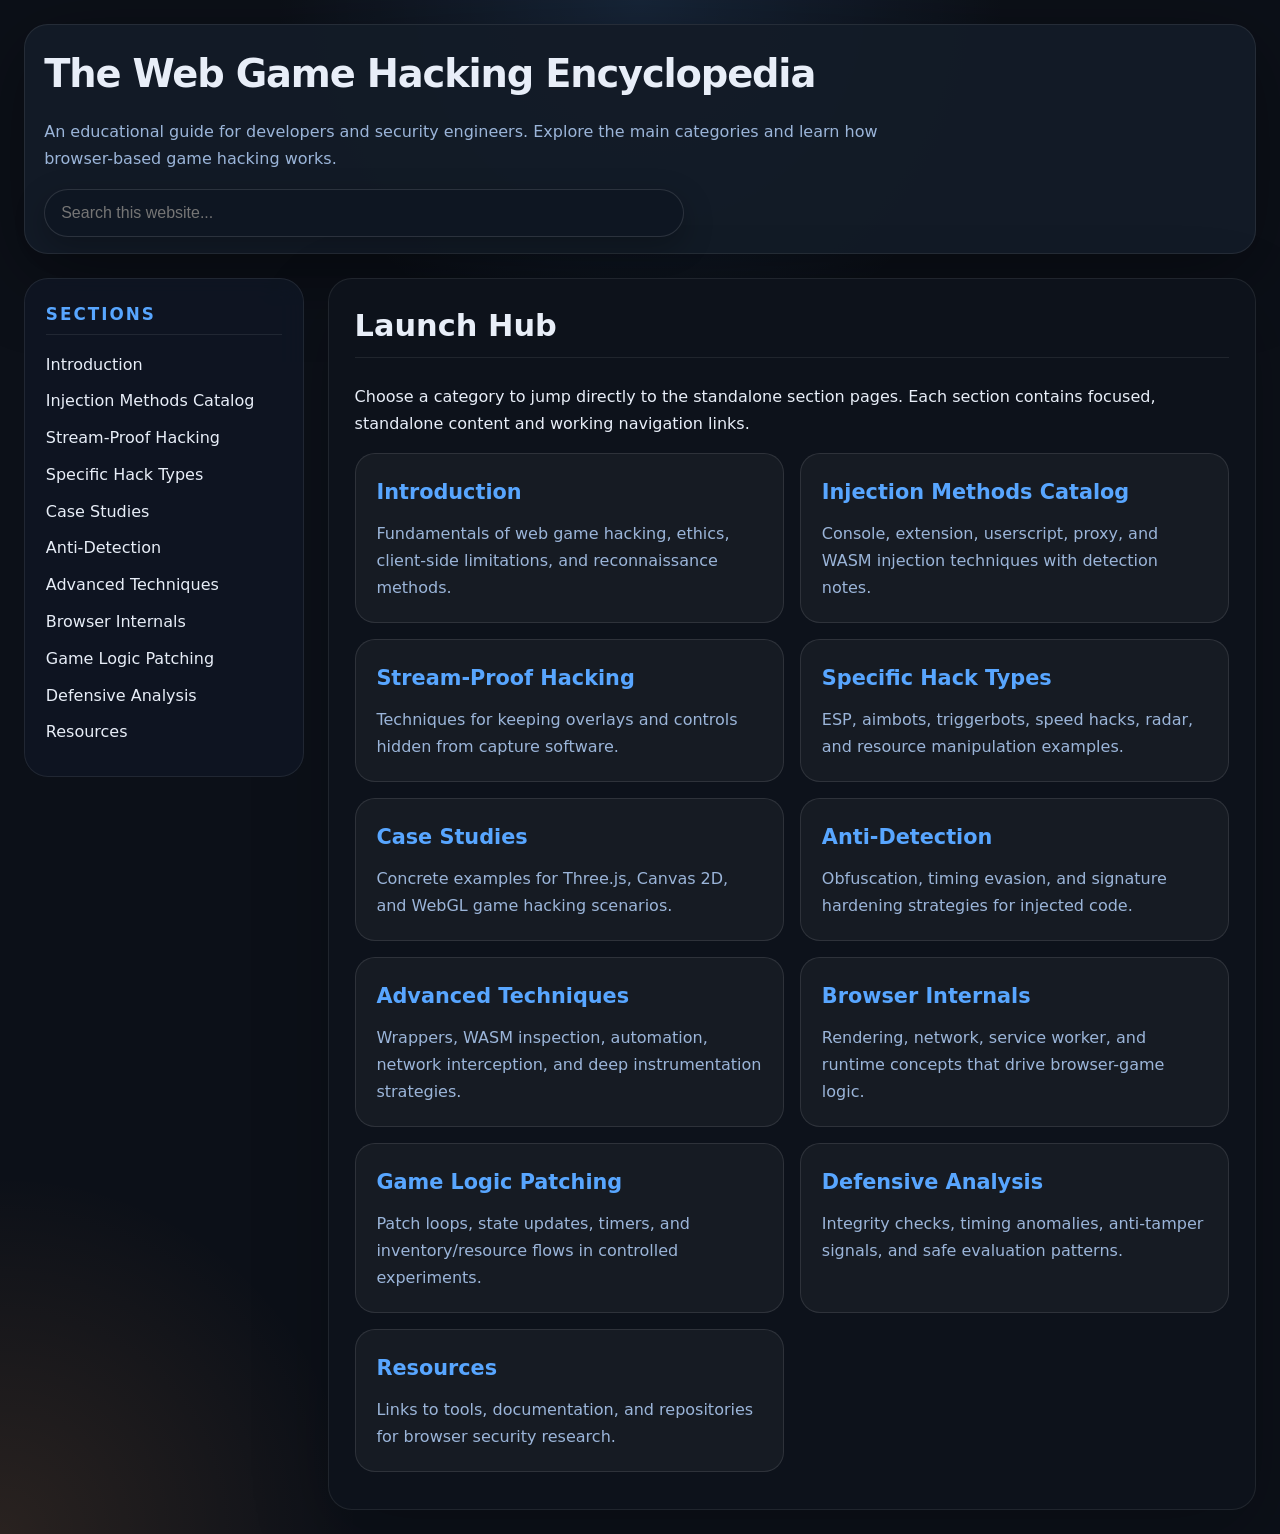
<file: index.html>
<!DOCTYPE html>
<html lang="en">
<head>
    <meta charset="UTF-8">
    <meta name="viewport" content="width=device-width, initial-scale=1.0">
    <title>The Web Game Hacking Encyclopedia</title>
    <link rel="stylesheet" href="style.css">
</head>
<body>
    <div class="page">
        <header>
            <h1>The Web Game Hacking Encyclopedia</h1>
            <p>An educational guide for developers and security engineers. Explore the main categories and learn how browser-based game hacking works.</p>
            <div class="site-search">
                <input id="site-search-input" type="search" placeholder="Search this website..." aria-label="Search this website" autocomplete="off">
                <div id="site-search-results" class="search-results" hidden></div>
            </div>
        </header>
        <nav class="sidebar" aria-label="Page navigation">
            <h2>Sections</h2>
            <ol>
                <li><a href="introduction.html">Introduction</a></li>
                <li><a href="injection.html">Injection Methods Catalog</a></li>
                <li><a href="stream-proof.html">Stream-Proof Hacking</a></li>
                <li><a href="specific-hack-types.html">Specific Hack Types</a></li>
                <li><a href="case-studies.html">Case Studies</a></li>
                <li><a href="anti-detection.html">Anti-Detection</a></li>
                <li><a href="advanced-techniques.html">Advanced Techniques</a></li>
                <li><a href="browser-internals.html">Browser Internals</a></li>
                <li><a href="game-logic-patching.html">Game Logic Patching</a></li>
                <li><a href="defensive-analysis.html">Defensive Analysis</a></li>
                <li><a href="resources.html">Resources</a></li>
            </ol>
        </nav>
        <main>
            <section>
                <h2>Launch Hub</h2>
                <p>Choose a category to jump directly to the standalone section pages. Each section contains focused, standalone content and working navigation links.</p>
                <div class="card-grid">
                    <a class="section-card" href="introduction.html">
                        <h3>Introduction</h3>
                        <p>Fundamentals of web game hacking, ethics, client-side limitations, and reconnaissance methods.</p>
                    </a>
                    <a class="section-card" href="injection.html">
                        <h3>Injection Methods Catalog</h3>
                        <p>Console, extension, userscript, proxy, and WASM injection techniques with detection notes.</p>
                    </a>
                    <a class="section-card" href="stream-proof.html">
                        <h3>Stream-Proof Hacking</h3>
                        <p>Techniques for keeping overlays and controls hidden from capture software.</p>
                    </a>
                    <a class="section-card" href="specific-hack-types.html">
                        <h3>Specific Hack Types</h3>
                        <p>ESP, aimbots, triggerbots, speed hacks, radar, and resource manipulation examples.</p>
                    </a>
                    <a class="section-card" href="case-studies.html">
                        <h3>Case Studies</h3>
                        <p>Concrete examples for Three.js, Canvas 2D, and WebGL game hacking scenarios.</p>
                    </a>
                    <a class="section-card" href="anti-detection.html">
                        <h3>Anti-Detection</h3>
                        <p>Obfuscation, timing evasion, and signature hardening strategies for injected code.</p>
                    </a>
                    <a class="section-card" href="advanced-techniques.html">
                        <h3>Advanced Techniques</h3>
                        <p>Wrappers, WASM inspection, automation, network interception, and deep instrumentation strategies.</p>
                    </a>
                    <a class="section-card" href="browser-internals.html">
                        <h3>Browser Internals</h3>
                        <p>Rendering, network, service worker, and runtime concepts that drive browser-game logic.</p>
                    </a>
                    <a class="section-card" href="game-logic-patching.html">
                        <h3>Game Logic Patching</h3>
                        <p>Patch loops, state updates, timers, and inventory/resource flows in controlled experiments.</p>
                    </a>
                    <a class="section-card" href="defensive-analysis.html">
                        <h3>Defensive Analysis</h3>
                        <p>Integrity checks, timing anomalies, anti-tamper signals, and safe evaluation patterns.</p>
                    </a>
                    <a class="section-card" href="resources.html">
                        <h3>Resources</h3>
                        <p>Links to tools, documentation, and repositories for browser security research.</p>
                    </a>
                </div>
            </section>
        </main>
    </div>
    <script src="interactive.js"></script>
</body>
</html>
</file>
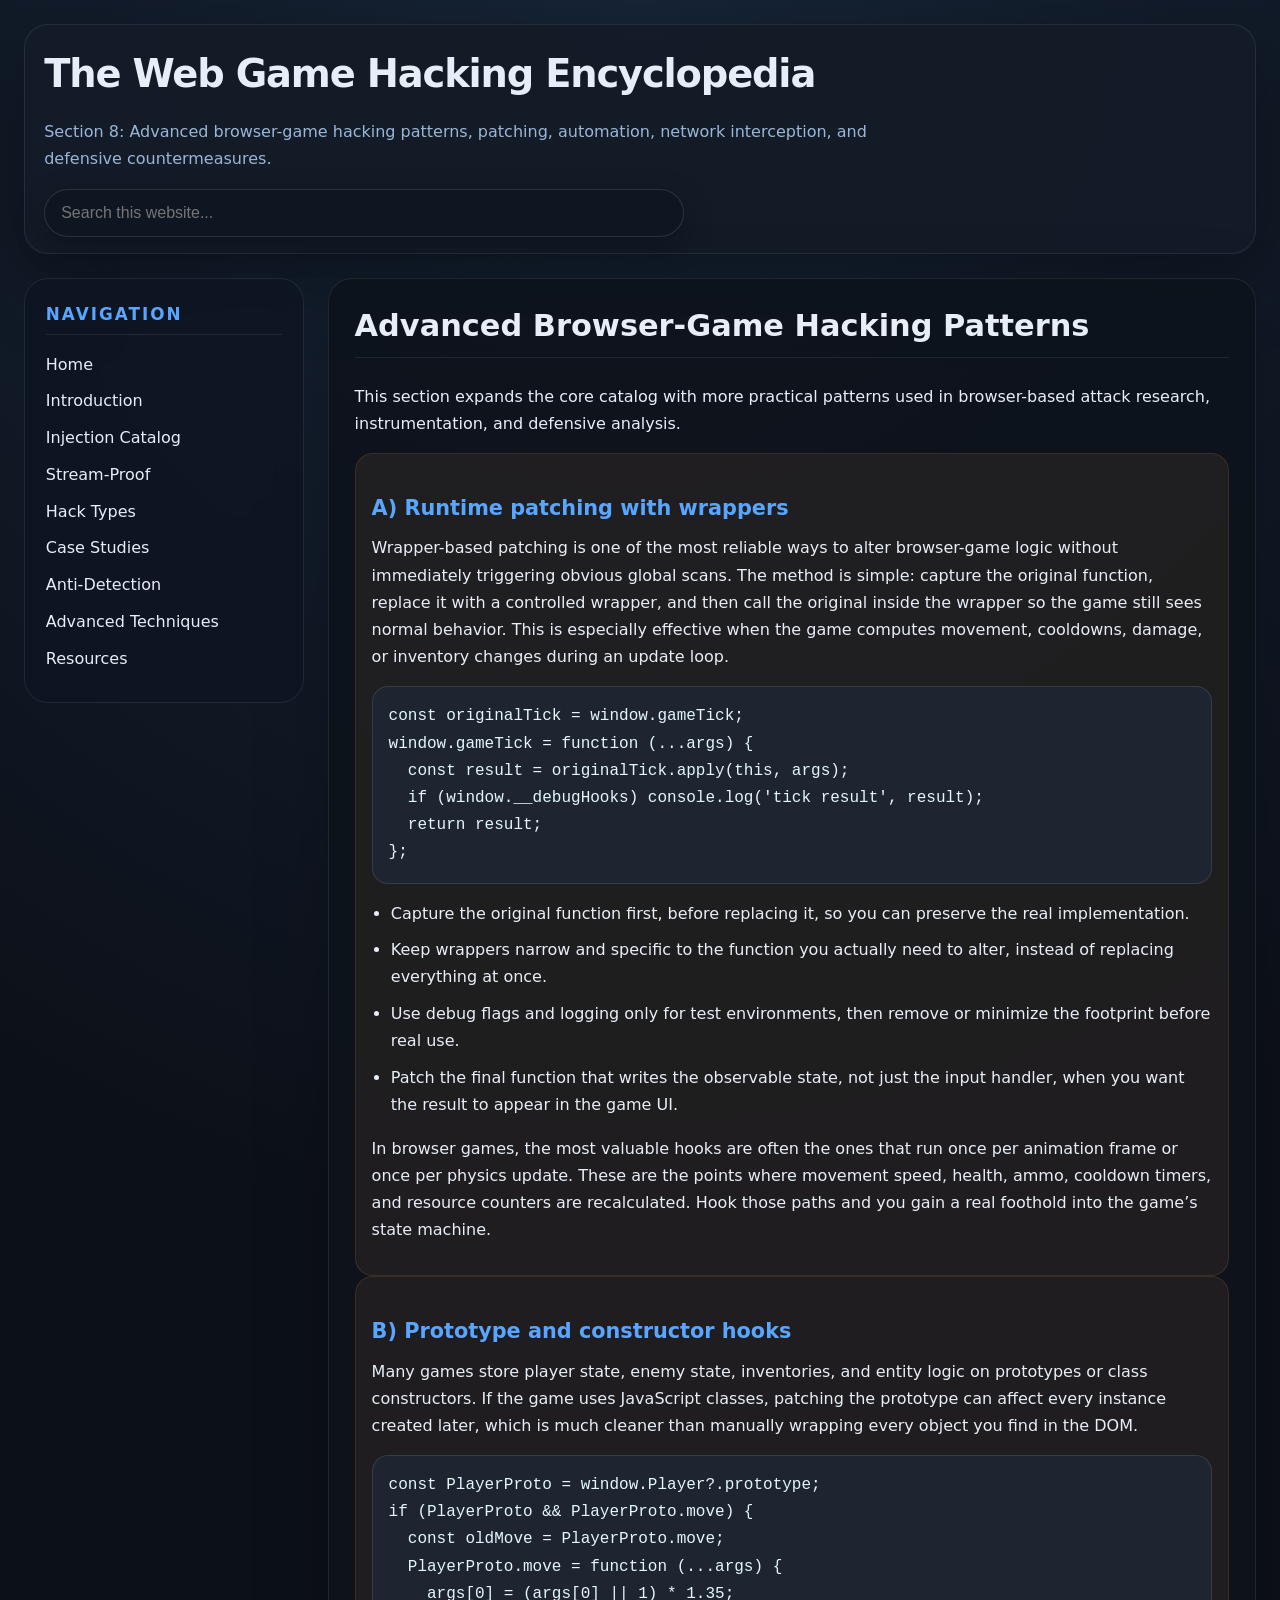
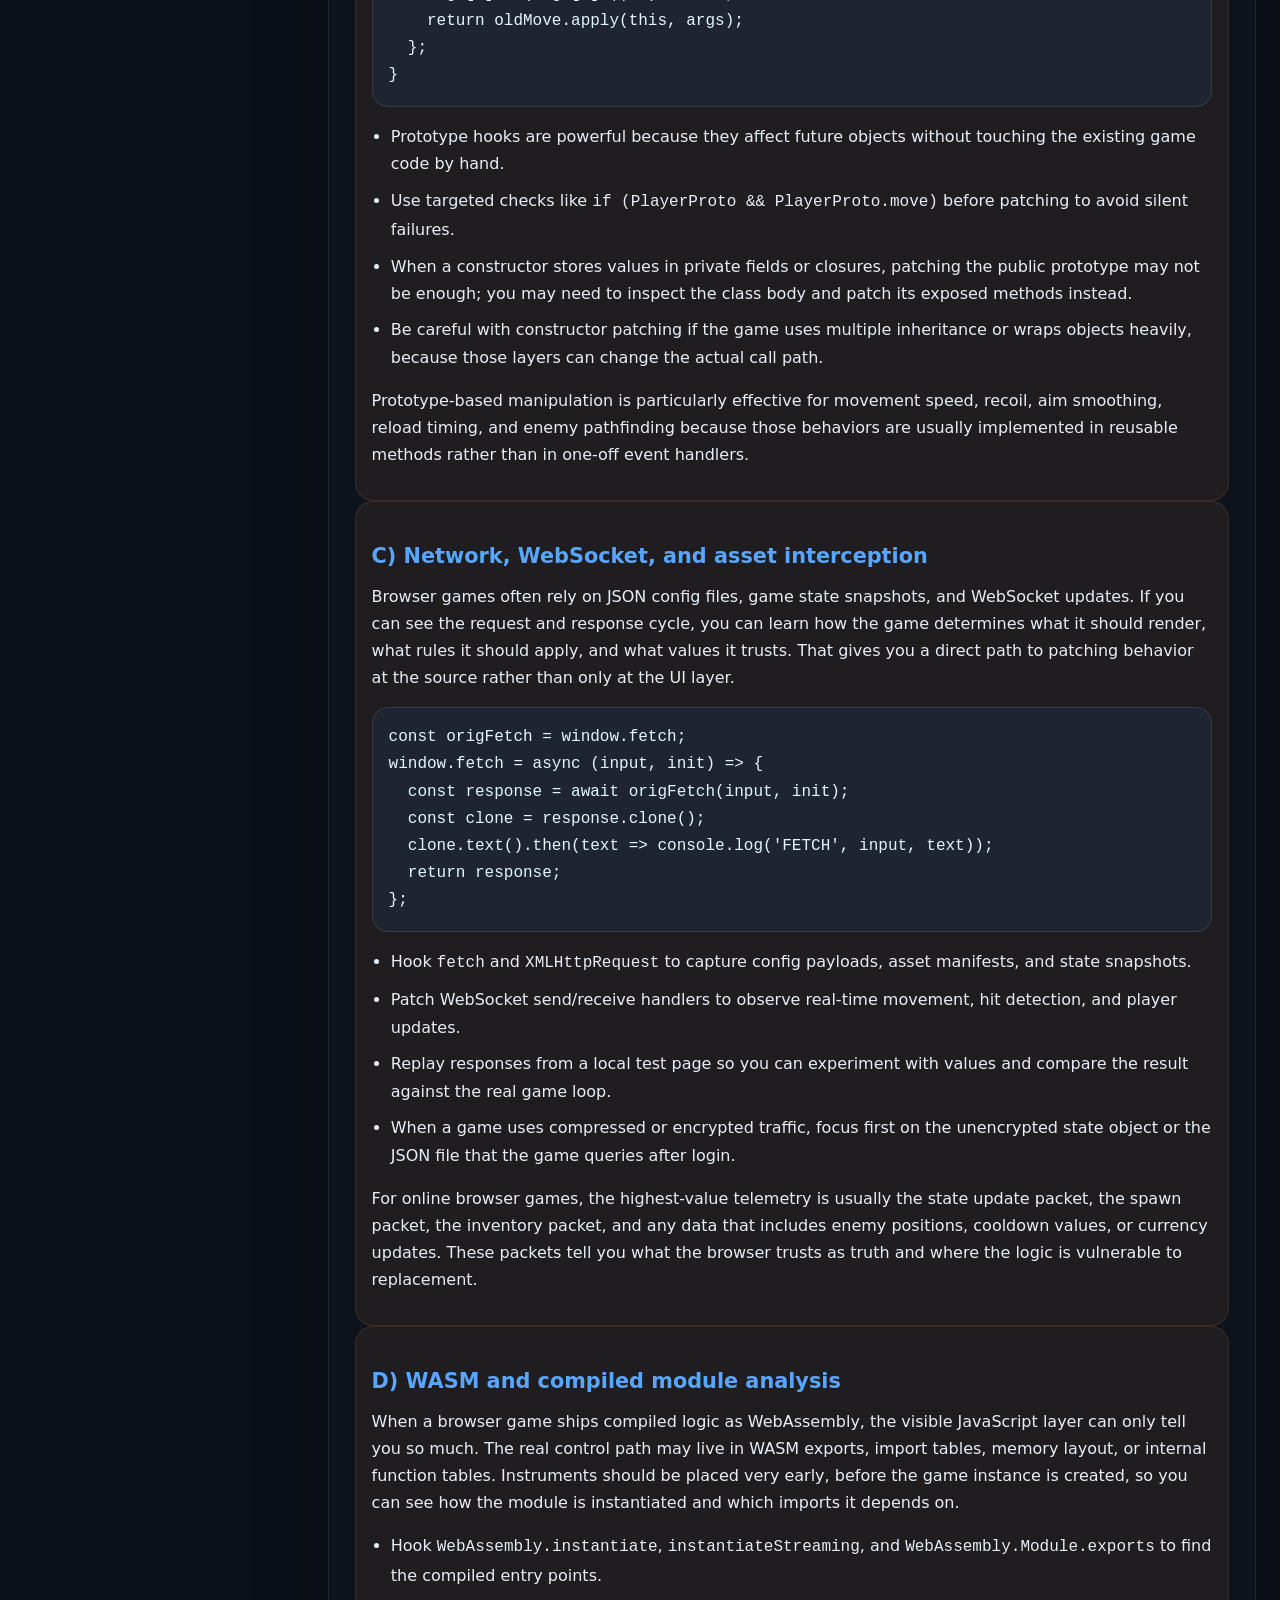
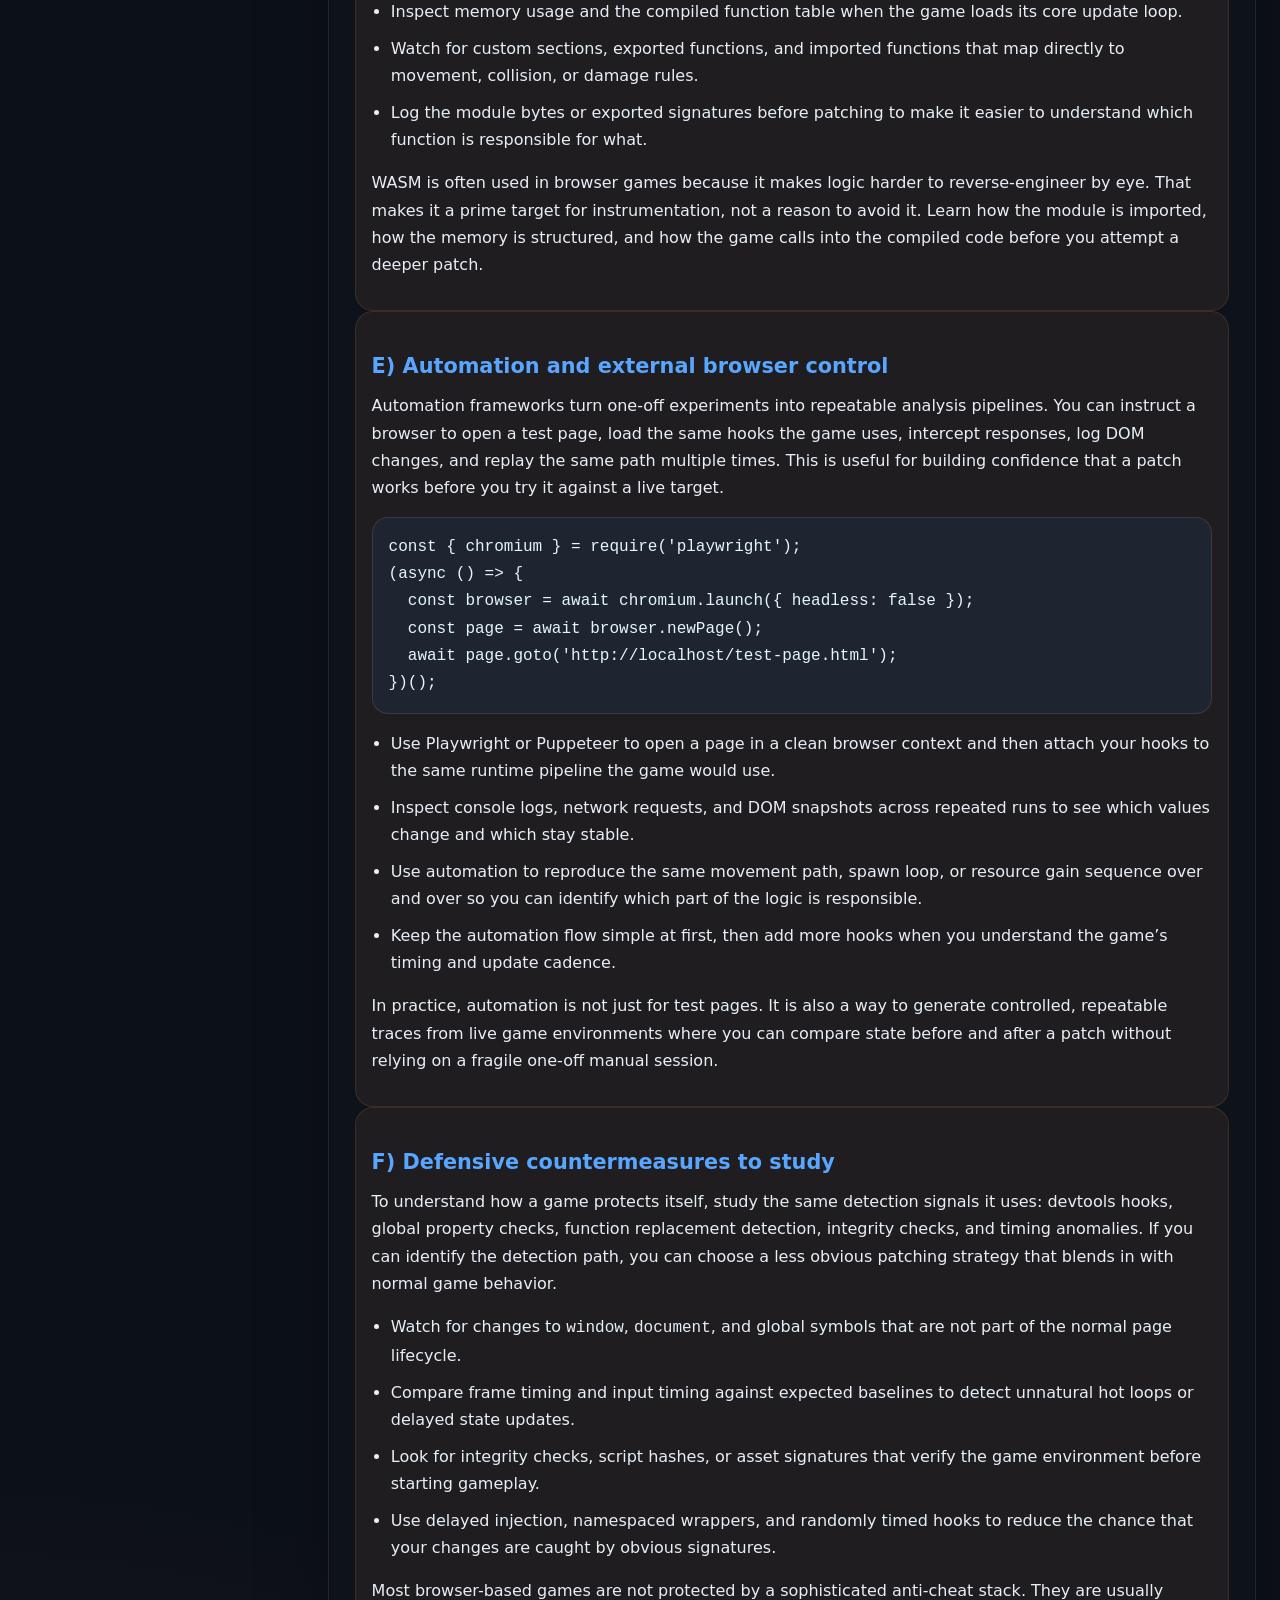
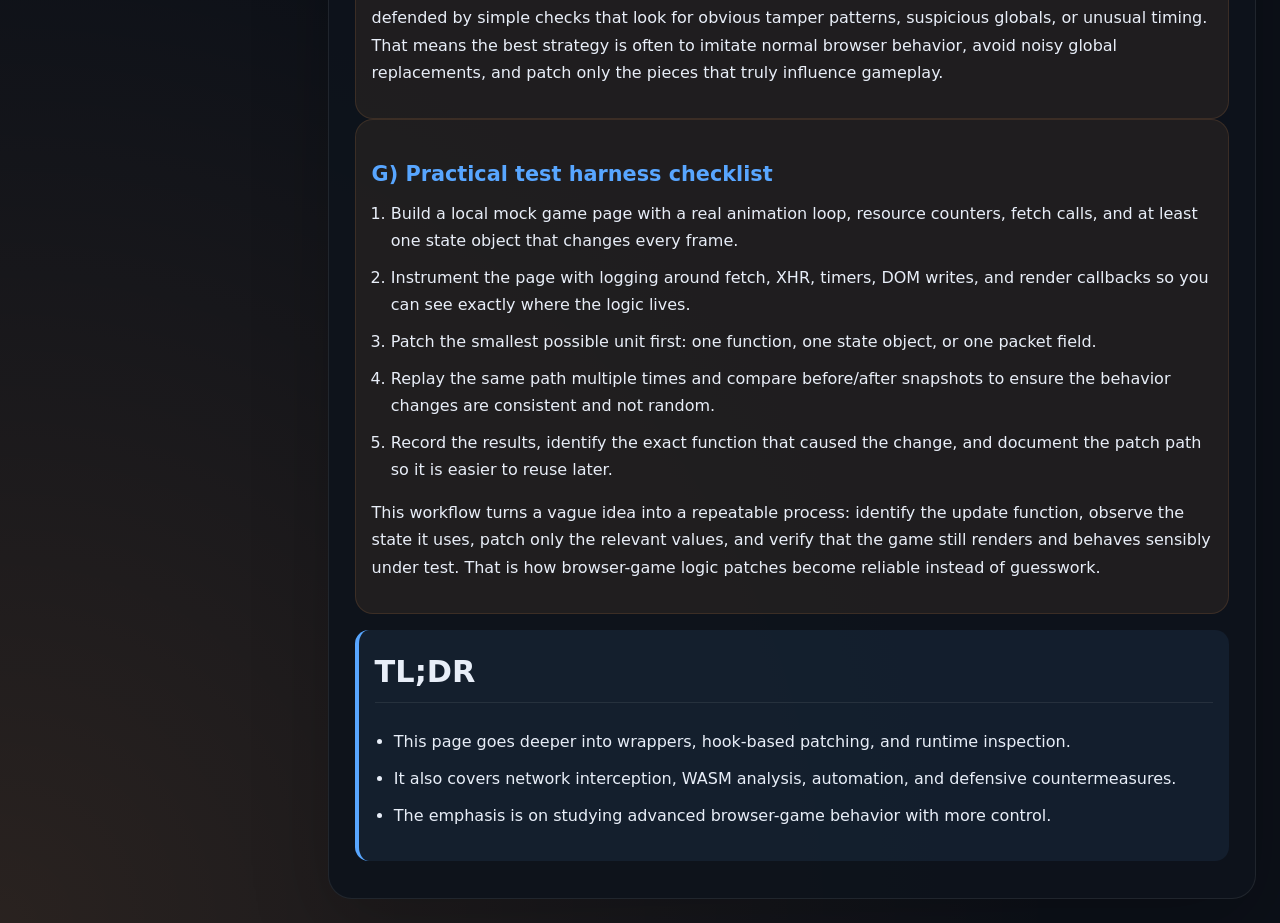
<file: advanced-techniques.html>
<!DOCTYPE html>
<html lang="en">
<head>
    <meta charset="UTF-8">
    <meta name="viewport" content="width=device-width, initial-scale=1.0">
    <title>The Web Game Hacking Encyclopedia – Advanced Techniques</title>
    <link rel="stylesheet" href="style.css">
</head>
<body>
    <div class="page">
        <header>
            <h1>The Web Game Hacking Encyclopedia</h1>
            <p>Section 8: Advanced browser-game hacking patterns, patching, automation, network interception, and defensive countermeasures.</p>
            <div class="site-search">
                <input id="site-search-input" type="search" placeholder="Search this website..." aria-label="Search this website" autocomplete="off">
                <div id="site-search-results" class="search-results" hidden></div>
            </div>
        </header>
        <nav class="sidebar" aria-label="Site navigation">
            <h2>Navigation</h2>
            <ol>
                <li><a href="index.html">Home</a></li>
                <li><a href="introduction.html">Introduction</a></li>
                <li><a href="injection.html">Injection Catalog</a></li>
                <li><a href="stream-proof.html">Stream-Proof</a></li>
                <li><a href="specific-hack-types.html">Hack Types</a></li>
                <li><a href="case-studies.html">Case Studies</a></li>
                <li><a href="anti-detection.html">Anti-Detection</a></li>
                <li><a href="advanced-techniques.html">Advanced Techniques</a></li>
                <li><a href="resources.html">Resources</a></li>
            </ol>
        </nav>
        <main>
            <section>
                <h2>Advanced Browser-Game Hacking Patterns</h2>
                <p>This section expands the core catalog with more practical patterns used in browser-based attack research, instrumentation, and defensive analysis.</p>

                <div class="section-highlight">
                    <h3>A) Runtime patching with wrappers</h3>
                    <p>Wrapper-based patching is one of the most reliable ways to alter browser-game logic without immediately triggering obvious global scans. The method is simple: capture the original function, replace it with a controlled wrapper, and then call the original inside the wrapper so the game still sees normal behavior. This is especially effective when the game computes movement, cooldowns, damage, or inventory changes during an update loop.</p>
                    <pre><code class="language-js">const originalTick = window.gameTick;
window.gameTick = function (...args) {
  const result = originalTick.apply(this, args);
  if (window.__debugHooks) console.log('tick result', result);
  return result;
};</code></pre>
                    <ul>
                        <li>Capture the original function first, before replacing it, so you can preserve the real implementation.</li>
                        <li>Keep wrappers narrow and specific to the function you actually need to alter, instead of replacing everything at once.</li>
                        <li>Use debug flags and logging only for test environments, then remove or minimize the footprint before real use.</li>
                        <li>Patch the final function that writes the observable state, not just the input handler, when you want the result to appear in the game UI.</li>
                    </ul>
                    <p>In browser games, the most valuable hooks are often the ones that run once per animation frame or once per physics update. These are the points where movement speed, health, ammo, cooldown timers, and resource counters are recalculated. Hook those paths and you gain a real foothold into the game’s state machine.</p>
                </div>

                <div class="section-highlight">
                    <h3>B) Prototype and constructor hooks</h3>
                    <p>Many games store player state, enemy state, inventories, and entity logic on prototypes or class constructors. If the game uses JavaScript classes, patching the prototype can affect every instance created later, which is much cleaner than manually wrapping every object you find in the DOM.</p>
                    <pre><code class="language-js">const PlayerProto = window.Player?.prototype;
if (PlayerProto && PlayerProto.move) {
  const oldMove = PlayerProto.move;
  PlayerProto.move = function (...args) {
    args[0] = (args[0] || 1) * 1.35;
    return oldMove.apply(this, args);
  };
}</code></pre>
                    <ul>
                        <li>Prototype hooks are powerful because they affect future objects without touching the existing game code by hand.</li>
                        <li>Use targeted checks like <code>if (PlayerProto && PlayerProto.move)</code> before patching to avoid silent failures.</li>
                        <li>When a constructor stores values in private fields or closures, patching the public prototype may not be enough; you may need to inspect the class body and patch its exposed methods instead.</li>
                        <li>Be careful with constructor patching if the game uses multiple inheritance or wraps objects heavily, because those layers can change the actual call path.</li>
                    </ul>
                    <p>Prototype-based manipulation is particularly effective for movement speed, recoil, aim smoothing, reload timing, and enemy pathfinding because those behaviors are usually implemented in reusable methods rather than in one-off event handlers.</p>
                </div>

                <div class="section-highlight">
                    <h3>C) Network, WebSocket, and asset interception</h3>
                    <p>Browser games often rely on JSON config files, game state snapshots, and WebSocket updates. If you can see the request and response cycle, you can learn how the game determines what it should render, what rules it should apply, and what values it trusts. That gives you a direct path to patching behavior at the source rather than only at the UI layer.</p>
                    <pre><code class="language-js">const origFetch = window.fetch;
window.fetch = async (input, init) => {
  const response = await origFetch(input, init);
  const clone = response.clone();
  clone.text().then(text => console.log('FETCH', input, text));
  return response;
};</code></pre>
                    <ul>
                        <li>Hook <code>fetch</code> and <code>XMLHttpRequest</code> to capture config payloads, asset manifests, and state snapshots.</li>
                        <li>Patch WebSocket send/receive handlers to observe real-time movement, hit detection, and player updates.</li>
                        <li>Replay responses from a local test page so you can experiment with values and compare the result against the real game loop.</li>
                        <li>When a game uses compressed or encrypted traffic, focus first on the unencrypted state object or the JSON file that the game queries after login.</li>
                    </ul>
                    <p>For online browser games, the highest-value telemetry is usually the state update packet, the spawn packet, the inventory packet, and any data that includes enemy positions, cooldown values, or currency updates. These packets tell you what the browser trusts as truth and where the logic is vulnerable to replacement.</p>
                </div>

                <div class="section-highlight">
                    <h3>D) WASM and compiled module analysis</h3>
                    <p>When a browser game ships compiled logic as WebAssembly, the visible JavaScript layer can only tell you so much. The real control path may live in WASM exports, import tables, memory layout, or internal function tables. Instruments should be placed very early, before the game instance is created, so you can see how the module is instantiated and which imports it depends on.</p>
                    <ul>
                        <li>Hook <code>WebAssembly.instantiate</code>, <code>instantiateStreaming</code>, and <code>WebAssembly.Module.exports</code> to find the compiled entry points.</li>
                        <li>Inspect memory usage and the compiled function table when the game loads its core update loop.</li>
                        <li>Watch for custom sections, exported functions, and imported functions that map directly to movement, collision, or damage rules.</li>
                        <li>Log the module bytes or exported signatures before patching to make it easier to understand which function is responsible for what.</li>
                    </ul>
                    <p>WASM is often used in browser games because it makes logic harder to reverse-engineer by eye. That makes it a prime target for instrumentation, not a reason to avoid it. Learn how the module is imported, how the memory is structured, and how the game calls into the compiled code before you attempt a deeper patch.</p>
                </div>

                <div class="section-highlight">
                    <h3>E) Automation and external browser control</h3>
                    <p>Automation frameworks turn one-off experiments into repeatable analysis pipelines. You can instruct a browser to open a test page, load the same hooks the game uses, intercept responses, log DOM changes, and replay the same path multiple times. This is useful for building confidence that a patch works before you try it against a live target.</p>
                    <pre><code class="language-js">const { chromium } = require('playwright');
(async () => {
  const browser = await chromium.launch({ headless: false });
  const page = await browser.newPage();
  await page.goto('http://localhost/test-page.html');
})();</code></pre>
                    <ul>
                        <li>Use Playwright or Puppeteer to open a page in a clean browser context and then attach your hooks to the same runtime pipeline the game would use.</li>
                        <li>Inspect console logs, network requests, and DOM snapshots across repeated runs to see which values change and which stay stable.</li>
                        <li>Use automation to reproduce the same movement path, spawn loop, or resource gain sequence over and over so you can identify which part of the logic is responsible.</li>
                        <li>Keep the automation flow simple at first, then add more hooks when you understand the game’s timing and update cadence.</li>
                    </ul>
                    <p>In practice, automation is not just for test pages. It is also a way to generate controlled, repeatable traces from live game environments where you can compare state before and after a patch without relying on a fragile one-off manual session.</p>
                </div>

                <div class="section-highlight">
                    <h3>F) Defensive countermeasures to study</h3>
                    <p>To understand how a game protects itself, study the same detection signals it uses: devtools hooks, global property checks, function replacement detection, integrity checks, and timing anomalies. If you can identify the detection path, you can choose a less obvious patching strategy that blends in with normal game behavior.</p>
                    <ul>
                        <li>Watch for changes to <code>window</code>, <code>document</code>, and global symbols that are not part of the normal page lifecycle.</li>
                        <li>Compare frame timing and input timing against expected baselines to detect unnatural hot loops or delayed state updates.</li>
                        <li>Look for integrity checks, script hashes, or asset signatures that verify the game environment before starting gameplay.</li>
                        <li>Use delayed injection, namespaced wrappers, and randomly timed hooks to reduce the chance that your changes are caught by obvious signatures.</li>
                    </ul>
                    <p>Most browser-based games are not protected by a sophisticated anti-cheat stack. They are usually defended by simple checks that look for obvious tamper patterns, suspicious globals, or unusual timing. That means the best strategy is often to imitate normal browser behavior, avoid noisy global replacements, and patch only the pieces that truly influence gameplay.</p>
                </div>

                <div class="section-highlight">
                    <h3>G) Practical test harness checklist</h3>
                    <ol>
                        <li>Build a local mock game page with a real animation loop, resource counters, fetch calls, and at least one state object that changes every frame.</li>
                        <li>Instrument the page with logging around fetch, XHR, timers, DOM writes, and render callbacks so you can see exactly where the logic lives.</li>
                        <li>Patch the smallest possible unit first: one function, one state object, or one packet field.</li>
                        <li>Replay the same path multiple times and compare before/after snapshots to ensure the behavior changes are consistent and not random.</li>
                        <li>Record the results, identify the exact function that caused the change, and document the patch path so it is easier to reuse later.</li>
                    </ol>
                    <p>This workflow turns a vague idea into a repeatable process: identify the update function, observe the state it uses, patch only the relevant values, and verify that the game still renders and behaves sensibly under test. That is how browser-game logic patches become reliable instead of guesswork.</p>
                </div>
            </section>
                <section class="notice" aria-label="TL;DR summary">
            <h2>TL;DR</h2>
            <ul>
            <li>This page goes deeper into wrappers, hook-based patching, and runtime inspection.</li>
            <li>It also covers network interception, WASM analysis, automation, and defensive countermeasures.</li>
            <li>The emphasis is on studying advanced browser-game behavior with more control.</li>
            </ul>
        </section>
        </main>
    </div>
    <script src="interactive.js"></script>
</body>
</html>
</file>
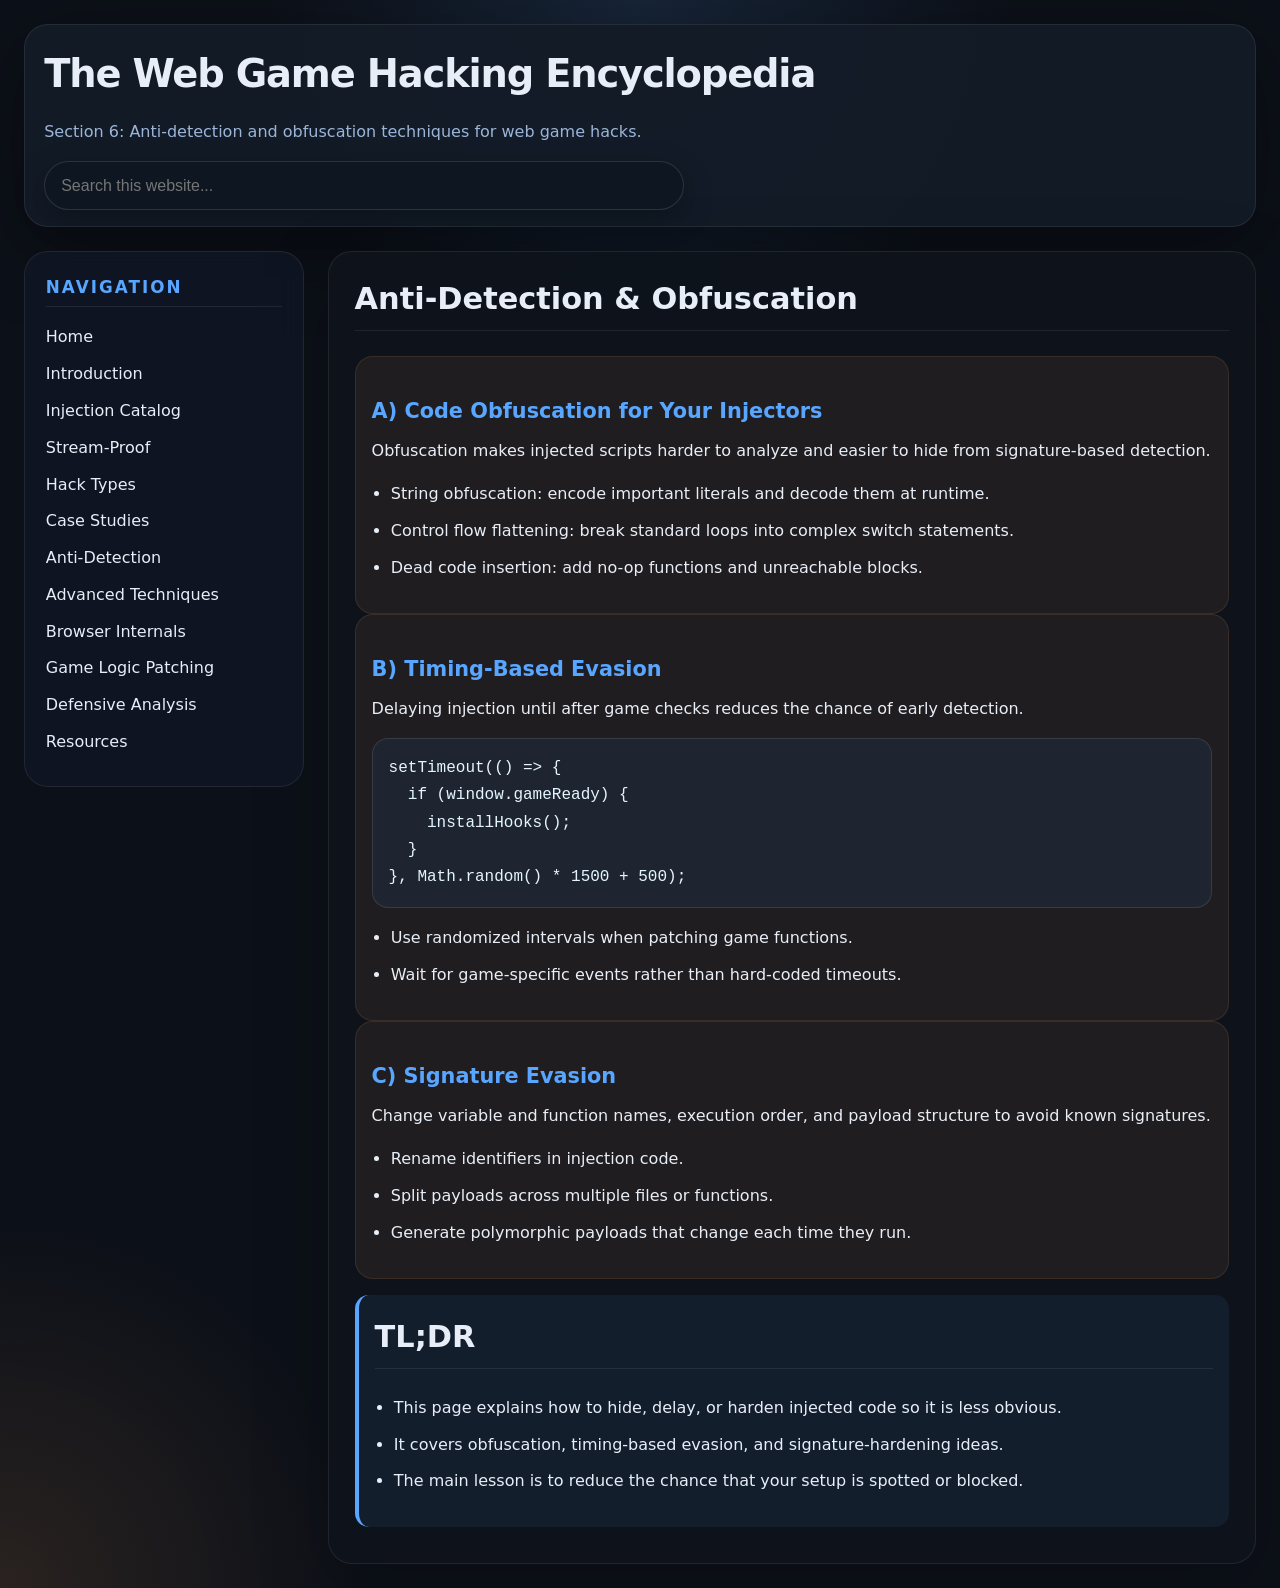
<file: anti-detection.html>
<!DOCTYPE html>
<html lang="en">
<head>
    <meta charset="UTF-8">
    <meta name="viewport" content="width=device-width, initial-scale=1.0">
    <title>The Web Game Hacking Encyclopedia – Anti-Detection</title>
    <link rel="stylesheet" href="style.css">
</head>
<body>
    <div class="page">
        <header>
            <h1>The Web Game Hacking Encyclopedia</h1>
            <p>Section 6: Anti-detection and obfuscation techniques for web game hacks.</p>
            <div class="site-search">
                <input id="site-search-input" type="search" placeholder="Search this website..." aria-label="Search this website" autocomplete="off">
                <div id="site-search-results" class="search-results" hidden></div>
            </div>
        </header>
        <nav class="sidebar" aria-label="Site navigation">
            <h2>Navigation</h2>
            <ol>
                <li><a href="index.html">Home</a></li>
                <li><a href="introduction.html">Introduction</a></li>
                <li><a href="injection.html">Injection Catalog</a></li>
                <li><a href="stream-proof.html">Stream-Proof</a></li>
                <li><a href="specific-hack-types.html">Hack Types</a></li>
                <li><a href="case-studies.html">Case Studies</a></li>
                <li><a href="anti-detection.html">Anti-Detection</a></li>
                <li><a href="advanced-techniques.html">Advanced Techniques</a></li>
                <li><a href="browser-internals.html">Browser Internals</a></li>
                <li><a href="game-logic-patching.html">Game Logic Patching</a></li>
                <li><a href="defensive-analysis.html">Defensive Analysis</a></li>
                <li><a href="resources.html">Resources</a></li>
            </ol>
        </nav>
        <main>
            <section>
                <h2>Anti-Detection & Obfuscation</h2>
                <div class="section-highlight">
                    <h3>A) Code Obfuscation for Your Injectors</h3>
                    <p>Obfuscation makes injected scripts harder to analyze and easier to hide from signature-based detection.</p>
                    <ul>
                        <li>String obfuscation: encode important literals and decode them at runtime.</li>
                        <li>Control flow flattening: break standard loops into complex switch statements.</li>
                        <li>Dead code insertion: add no-op functions and unreachable blocks.</li>
                    </ul>
                </div>
                <div class="section-highlight">
                    <h3>B) Timing-Based Evasion</h3>
                    <p>Delaying injection until after game checks reduces the chance of early detection.</p>
                    <pre><code class="language-js">setTimeout(() =&gt; {
  if (window.gameReady) {
    installHooks();
  }
}, Math.random() * 1500 + 500);
</code></pre>
                    <ul>
                        <li>Use randomized intervals when patching game functions.</li>
                        <li>Wait for game-specific events rather than hard-coded timeouts.</li>
                    </ul>
                </div>
                <div class="section-highlight">
                    <h3>C) Signature Evasion</h3>
                    <p>Change variable and function names, execution order, and payload structure to avoid known signatures.</p>
                    <ul>
                        <li>Rename identifiers in injection code.</li>
                        <li>Split payloads across multiple files or functions.</li>
                        <li>Generate polymorphic payloads that change each time they run.</li>
                    </ul>
                </div>
            </section>
                <section class="notice" aria-label="TL;DR summary">
            <h2>TL;DR</h2>
            <ul>
            <li>This page explains how to hide, delay, or harden injected code so it is less obvious.</li>
            <li>It covers obfuscation, timing-based evasion, and signature-hardening ideas.</li>
            <li>The main lesson is to reduce the chance that your setup is spotted or blocked.</li>
            </ul>
        </section>
        </main>
    </div>
    <script src="interactive.js"></script>
</body>
</html>
</file>
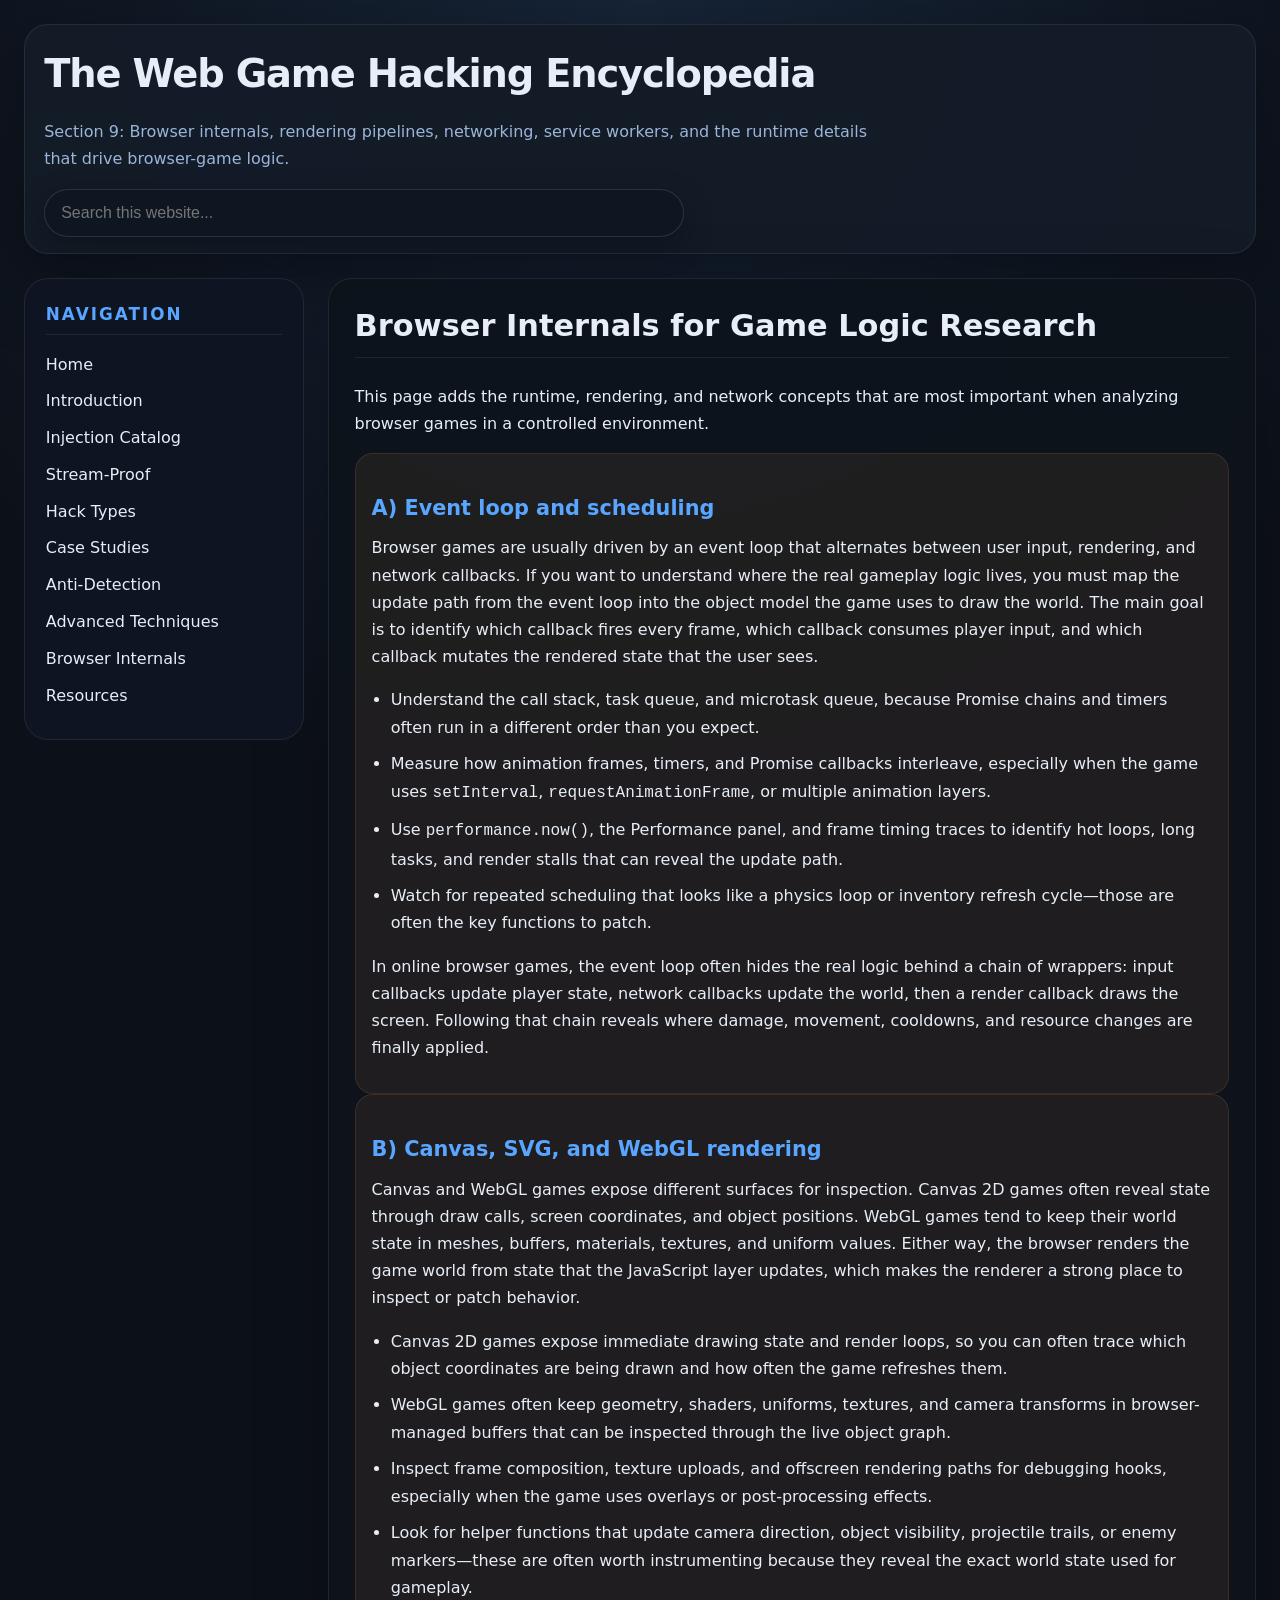
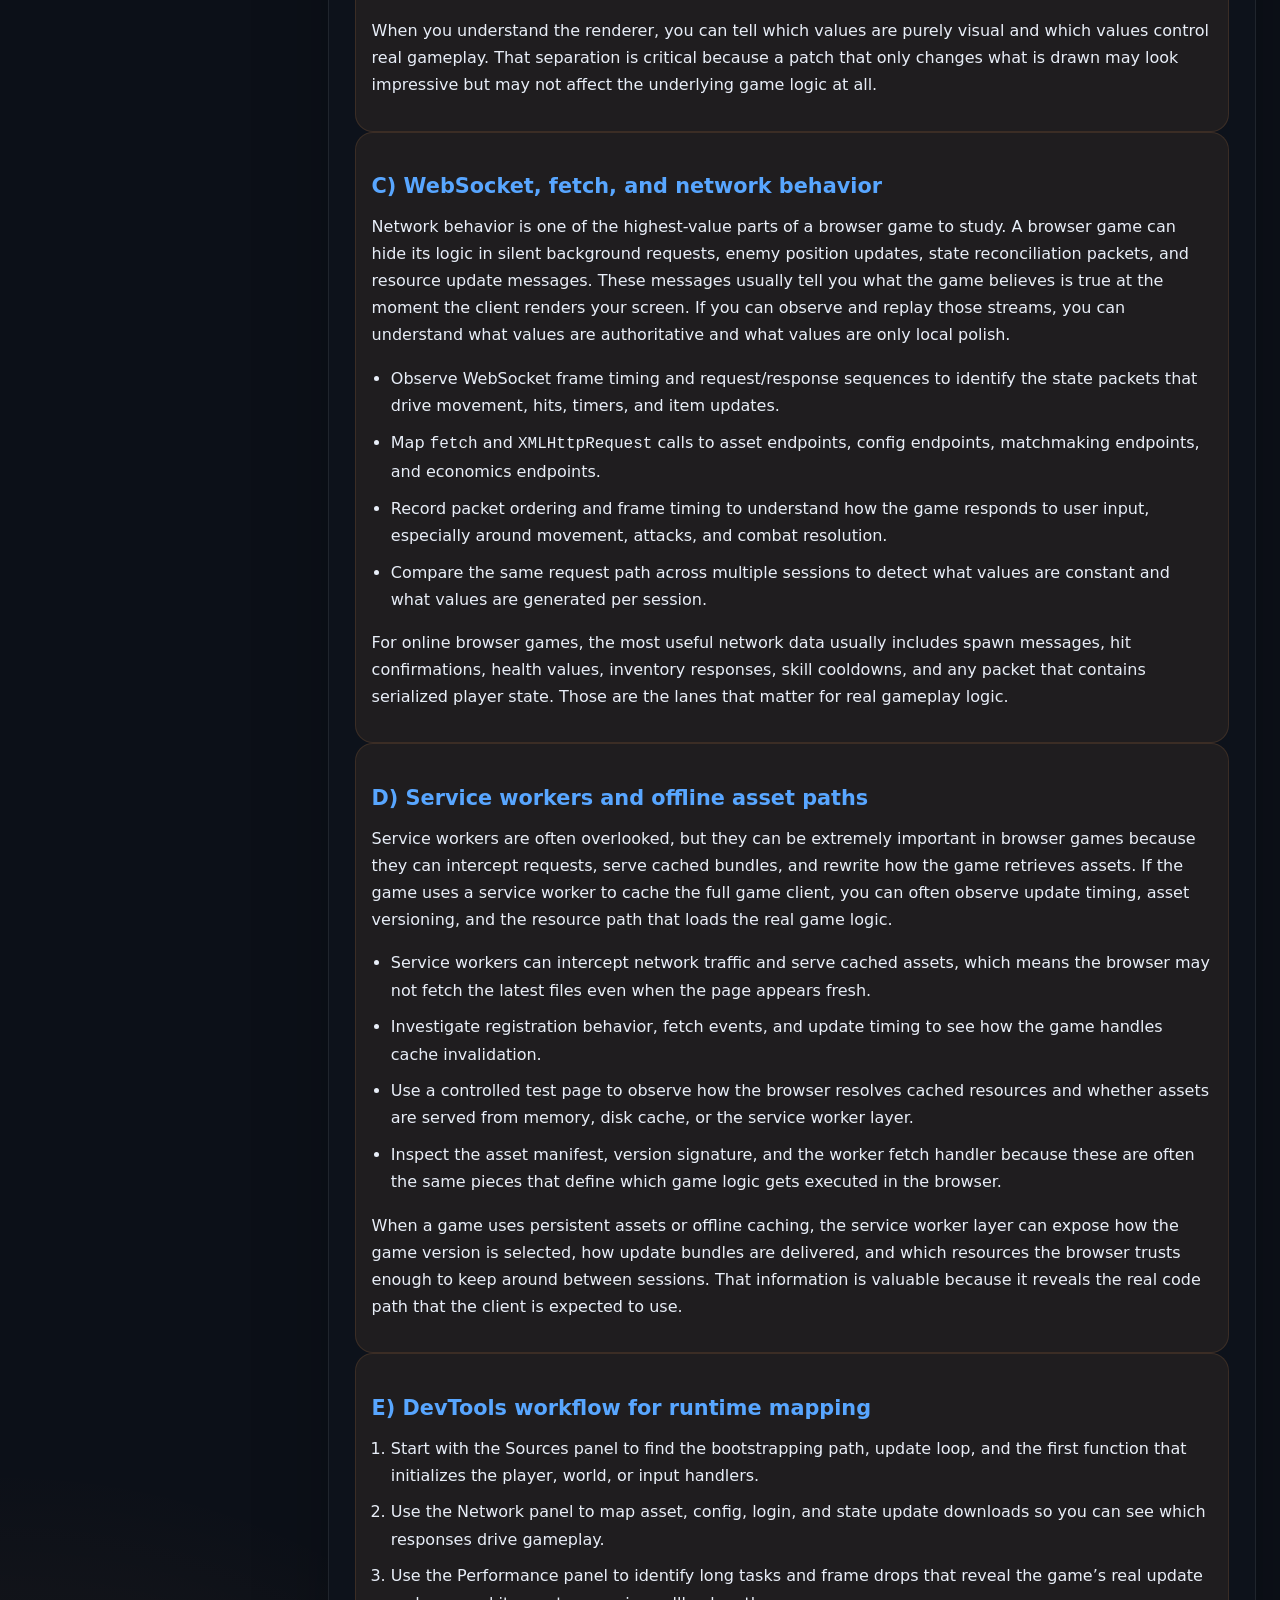
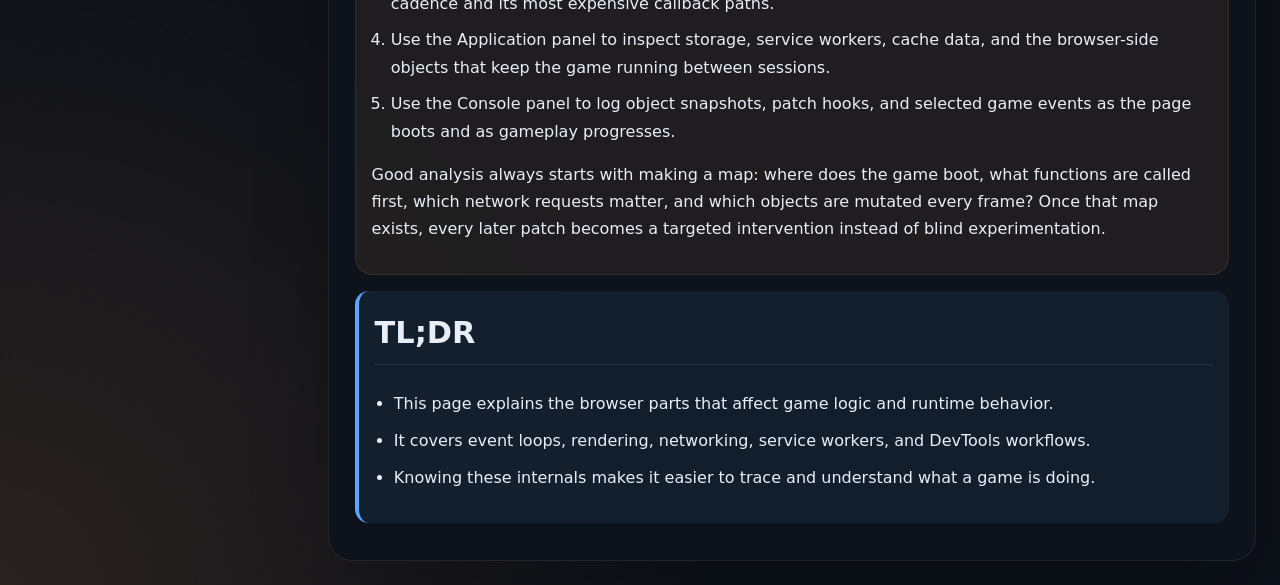
<file: browser-internals.html>
<!DOCTYPE html>
<html lang="en">
<head>
    <meta charset="UTF-8">
    <meta name="viewport" content="width=device-width, initial-scale=1.0">
    <title>The Web Game Hacking Encyclopedia – Browser Internals</title>
    <link rel="stylesheet" href="style.css">
</head>
<body>
    <div class="page">
        <header>
            <h1>The Web Game Hacking Encyclopedia</h1>
            <p>Section 9: Browser internals, rendering pipelines, networking, service workers, and the runtime details that drive browser-game logic.</p>
            <div class="site-search">
                <input id="site-search-input" type="search" placeholder="Search this website..." aria-label="Search this website" autocomplete="off">
                <div id="site-search-results" class="search-results" hidden></div>
            </div>
        </header>
        <nav class="sidebar" aria-label="Site navigation">
            <h2>Navigation</h2>
            <ol>
                <li><a href="index.html">Home</a></li>
                <li><a href="introduction.html">Introduction</a></li>
                <li><a href="injection.html">Injection Catalog</a></li>
                <li><a href="stream-proof.html">Stream-Proof</a></li>
                <li><a href="specific-hack-types.html">Hack Types</a></li>
                <li><a href="case-studies.html">Case Studies</a></li>
                <li><a href="anti-detection.html">Anti-Detection</a></li>
                <li><a href="advanced-techniques.html">Advanced Techniques</a></li>
                <li><a href="browser-internals.html">Browser Internals</a></li>
                <li><a href="resources.html">Resources</a></li>
            </ol>
        </nav>
        <main>
            <section>
                <h2>Browser Internals for Game Logic Research</h2>
                <p>This page adds the runtime, rendering, and network concepts that are most important when analyzing browser games in a controlled environment.</p>

                <div class="section-highlight">
                    <h3>A) Event loop and scheduling</h3>
                    <p>Browser games are usually driven by an event loop that alternates between user input, rendering, and network callbacks. If you want to understand where the real gameplay logic lives, you must map the update path from the event loop into the object model the game uses to draw the world. The main goal is to identify which callback fires every frame, which callback consumes player input, and which callback mutates the rendered state that the user sees.</p>
                    <ul>
                        <li>Understand the call stack, task queue, and microtask queue, because Promise chains and timers often run in a different order than you expect.</li>
                        <li>Measure how animation frames, timers, and Promise callbacks interleave, especially when the game uses <code>setInterval</code>, <code>requestAnimationFrame</code>, or multiple animation layers.</li>
                        <li>Use <code>performance.now()</code>, the Performance panel, and frame timing traces to identify hot loops, long tasks, and render stalls that can reveal the update path.</li>
                        <li>Watch for repeated scheduling that looks like a physics loop or inventory refresh cycle—those are often the key functions to patch.</li>
                    </ul>
                    <p>In online browser games, the event loop often hides the real logic behind a chain of wrappers: input callbacks update player state, network callbacks update the world, then a render callback draws the screen. Following that chain reveals where damage, movement, cooldowns, and resource changes are finally applied.</p>
                </div>

                <div class="section-highlight">
                    <h3>B) Canvas, SVG, and WebGL rendering</h3>
                    <p>Canvas and WebGL games expose different surfaces for inspection. Canvas 2D games often reveal state through draw calls, screen coordinates, and object positions. WebGL games tend to keep their world state in meshes, buffers, materials, textures, and uniform values. Either way, the browser renders the game world from state that the JavaScript layer updates, which makes the renderer a strong place to inspect or patch behavior.</p>
                    <ul>
                        <li>Canvas 2D games expose immediate drawing state and render loops, so you can often trace which object coordinates are being drawn and how often the game refreshes them.</li>
                        <li>WebGL games often keep geometry, shaders, uniforms, textures, and camera transforms in browser-managed buffers that can be inspected through the live object graph.</li>
                        <li>Inspect frame composition, texture uploads, and offscreen rendering paths for debugging hooks, especially when the game uses overlays or post-processing effects.</li>
                        <li>Look for helper functions that update camera direction, object visibility, projectile trails, or enemy markers—these are often worth instrumenting because they reveal the exact world state used for gameplay.</li>
                    </ul>
                    <p>When you understand the renderer, you can tell which values are purely visual and which values control real gameplay. That separation is critical because a patch that only changes what is drawn may look impressive but may not affect the underlying game logic at all.</p>
                </div>

                <div class="section-highlight">
                    <h3>C) WebSocket, fetch, and network behavior</h3>
                    <p>Network behavior is one of the highest-value parts of a browser game to study. A browser game can hide its logic in silent background requests, enemy position updates, state reconciliation packets, and resource update messages. These messages usually tell you what the game believes is true at the moment the client renders your screen. If you can observe and replay those streams, you can understand what values are authoritative and what values are only local polish.</p>
                    <ul>
                        <li>Observe WebSocket frame timing and request/response sequences to identify the state packets that drive movement, hits, timers, and item updates.</li>
                        <li>Map <code>fetch</code> and <code>XMLHttpRequest</code> calls to asset endpoints, config endpoints, matchmaking endpoints, and economics endpoints.</li>
                        <li>Record packet ordering and frame timing to understand how the game responds to user input, especially around movement, attacks, and combat resolution.</li>
                        <li>Compare the same request path across multiple sessions to detect what values are constant and what values are generated per session.</li>
                    </ul>
                    <p>For online browser games, the most useful network data usually includes spawn messages, hit confirmations, health values, inventory responses, skill cooldowns, and any packet that contains serialized player state. Those are the lanes that matter for real gameplay logic.</p>
                </div>

                <div class="section-highlight">
                    <h3>D) Service workers and offline asset paths</h3>
                    <p>Service workers are often overlooked, but they can be extremely important in browser games because they can intercept requests, serve cached bundles, and rewrite how the game retrieves assets. If the game uses a service worker to cache the full game client, you can often observe update timing, asset versioning, and the resource path that loads the real game logic.</p>
                    <ul>
                        <li>Service workers can intercept network traffic and serve cached assets, which means the browser may not fetch the latest files even when the page appears fresh.</li>
                        <li>Investigate registration behavior, fetch events, and update timing to see how the game handles cache invalidation.</li>
                        <li>Use a controlled test page to observe how the browser resolves cached resources and whether assets are served from memory, disk cache, or the service worker layer.</li>
                        <li>Inspect the asset manifest, version signature, and the worker fetch handler because these are often the same pieces that define which game logic gets executed in the browser.</li>
                    </ul>
                    <p>When a game uses persistent assets or offline caching, the service worker layer can expose how the game version is selected, how update bundles are delivered, and which resources the browser trusts enough to keep around between sessions. That information is valuable because it reveals the real code path that the client is expected to use.</p>
                </div>

                <div class="section-highlight">
                    <h3>E) DevTools workflow for runtime mapping</h3>
                    <ol>
                        <li>Start with the Sources panel to find the bootstrapping path, update loop, and the first function that initializes the player, world, or input handlers.</li>
                        <li>Use the Network panel to map asset, config, login, and state update downloads so you can see which responses drive gameplay.</li>
                        <li>Use the Performance panel to identify long tasks and frame drops that reveal the game’s real update cadence and its most expensive callback paths.</li>
                        <li>Use the Application panel to inspect storage, service workers, cache data, and the browser-side objects that keep the game running between sessions.</li>
                        <li>Use the Console panel to log object snapshots, patch hooks, and selected game events as the page boots and as gameplay progresses.</li>
                    </ol>
                    <p>Good analysis always starts with making a map: where does the game boot, what functions are called first, which network requests matter, and which objects are mutated every frame? Once that map exists, every later patch becomes a targeted intervention instead of blind experimentation.</p>
                </div>
            </section>
                <section class="notice" aria-label="TL;DR summary">
            <h2>TL;DR</h2>
            <ul>
            <li>This page explains the browser parts that affect game logic and runtime behavior.</li>
            <li>It covers event loops, rendering, networking, service workers, and DevTools workflows.</li>
            <li>Knowing these internals makes it easier to trace and understand what a game is doing.</li>
            </ul>
        </section>
        </main>
    </div>
    <script src="interactive.js"></script>
</body>
</html>
</file>
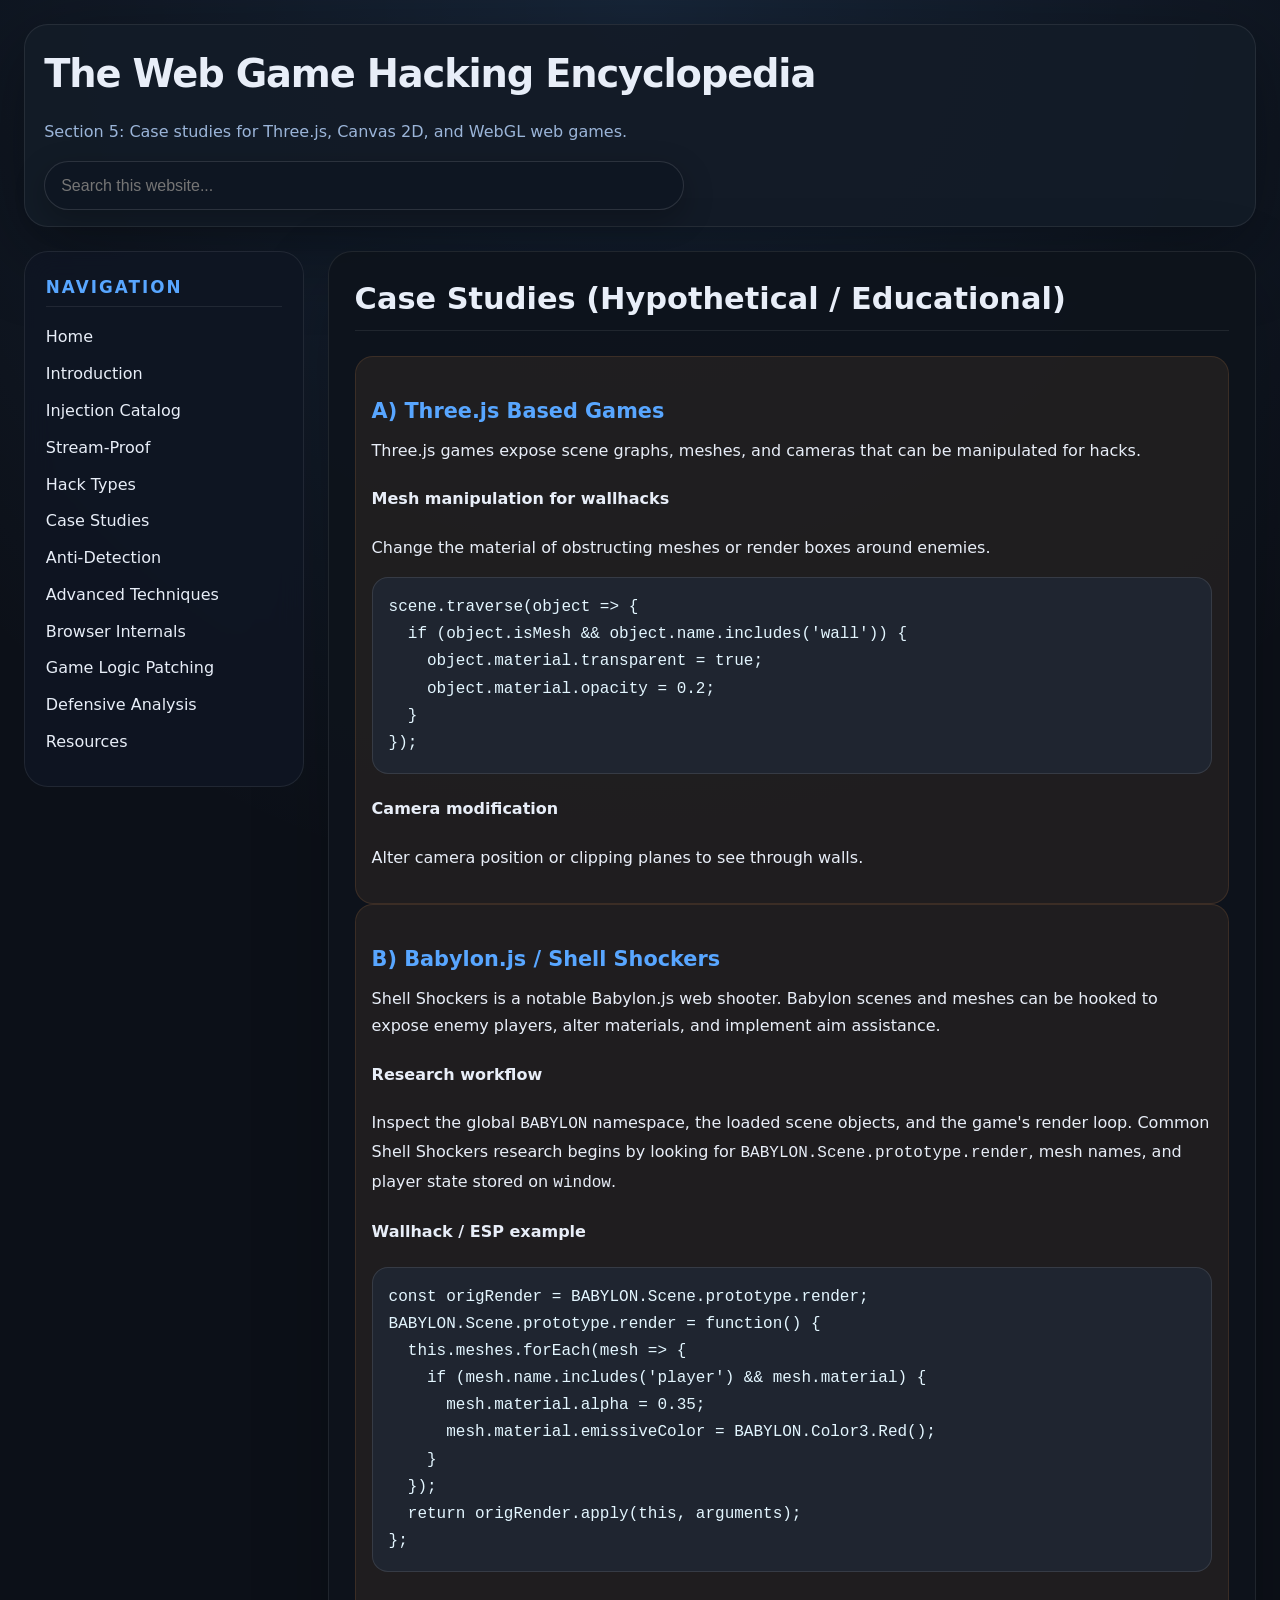
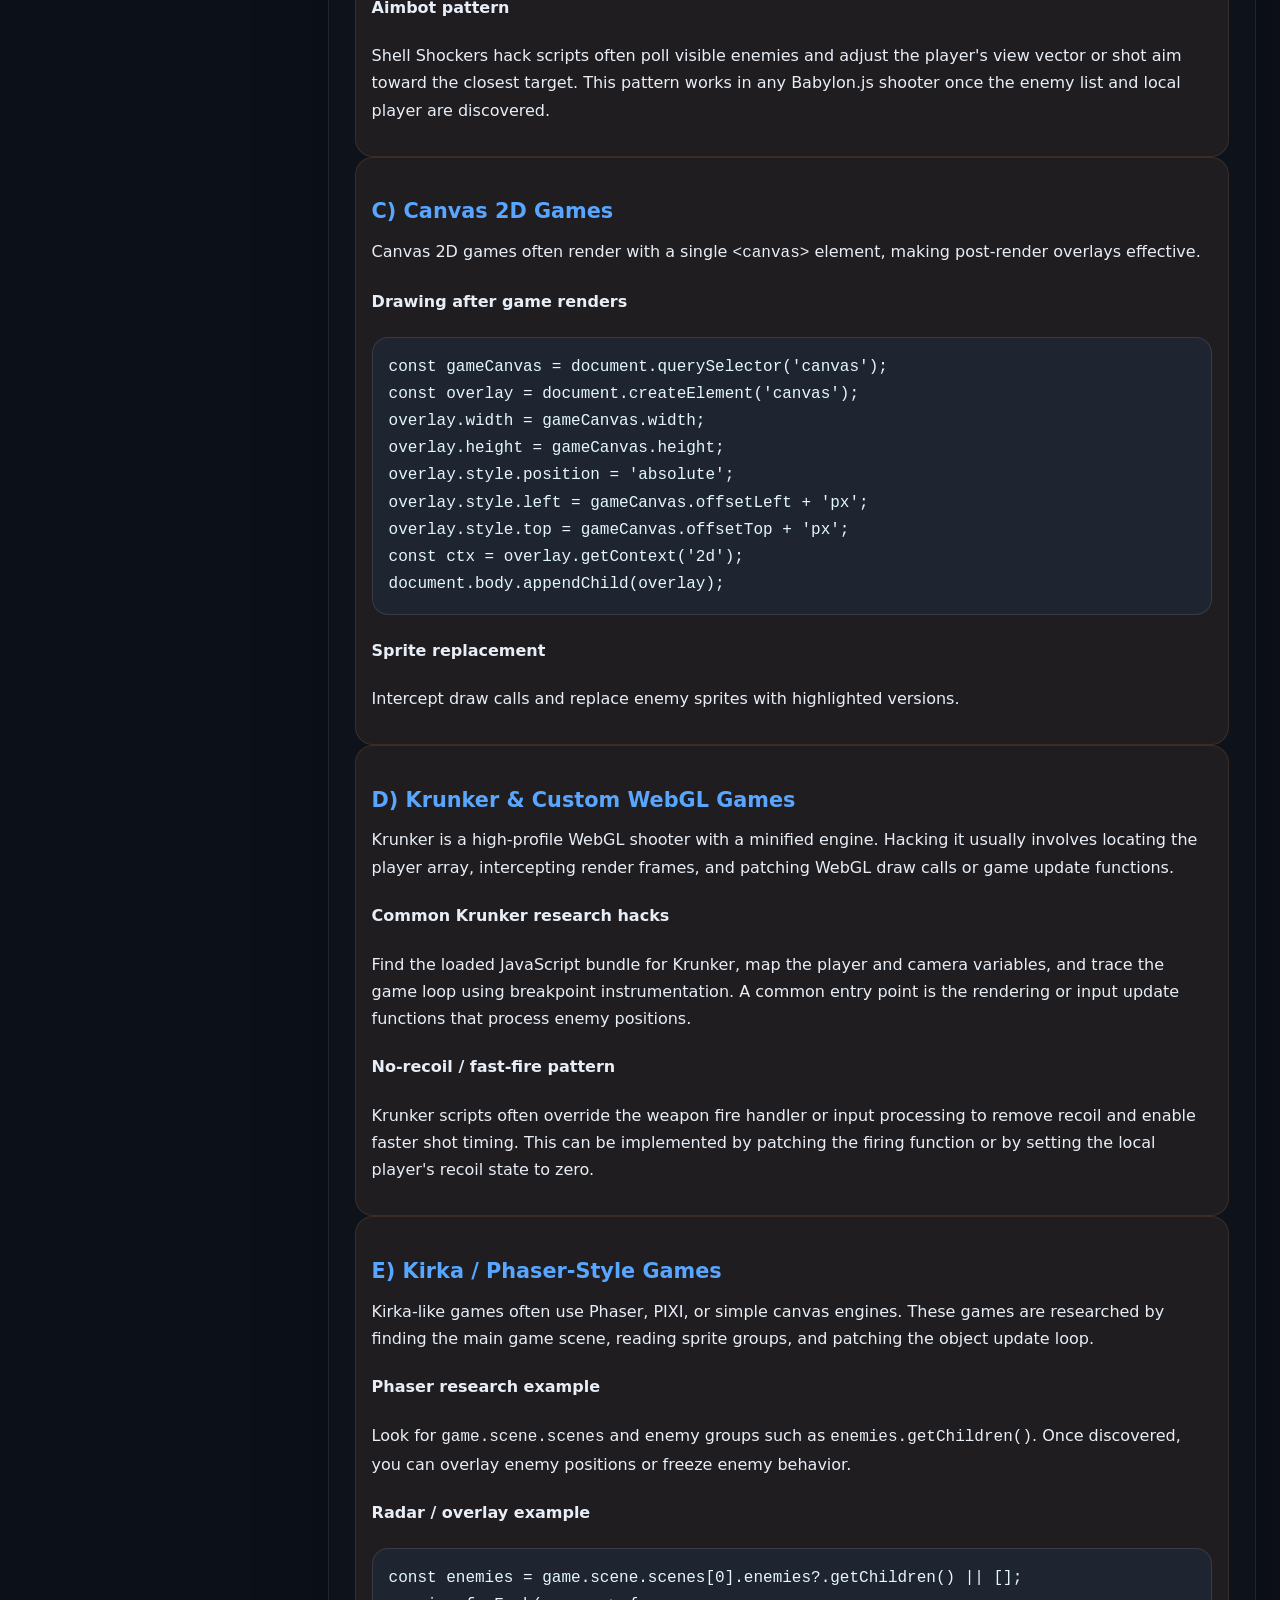
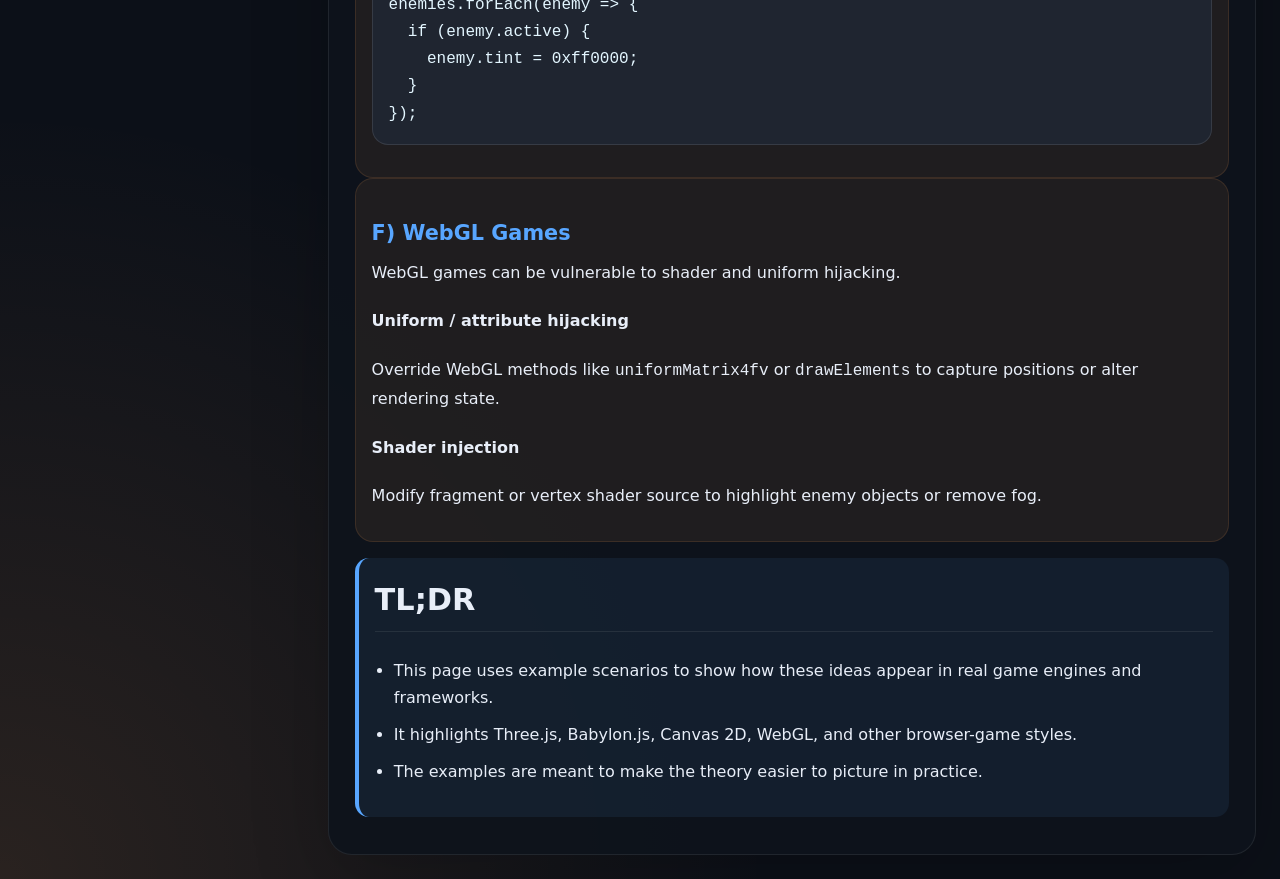
<file: case-studies.html>
<!DOCTYPE html>
<html lang="en">
<head>
    <meta charset="UTF-8">
    <meta name="viewport" content="width=device-width, initial-scale=1.0">
    <title>The Web Game Hacking Encyclopedia – Case Studies</title>
    <link rel="stylesheet" href="style.css">
</head>
<body>
    <div class="page">
        <header>
            <h1>The Web Game Hacking Encyclopedia</h1>
            <p>Section 5: Case studies for Three.js, Canvas 2D, and WebGL web games.</p>
            <div class="site-search">
                <input id="site-search-input" type="search" placeholder="Search this website..." aria-label="Search this website" autocomplete="off">
                <div id="site-search-results" class="search-results" hidden></div>
            </div>
        </header>
        <nav class="sidebar" aria-label="Site navigation">
            <h2>Navigation</h2>
            <ol>
                <li><a href="index.html">Home</a></li>
                <li><a href="introduction.html">Introduction</a></li>
                <li><a href="injection.html">Injection Catalog</a></li>
                <li><a href="stream-proof.html">Stream-Proof</a></li>
                <li><a href="specific-hack-types.html">Hack Types</a></li>
                <li><a href="case-studies.html">Case Studies</a></li>
                <li><a href="anti-detection.html">Anti-Detection</a></li>
                <li><a href="advanced-techniques.html">Advanced Techniques</a></li>
                <li><a href="browser-internals.html">Browser Internals</a></li>
                <li><a href="game-logic-patching.html">Game Logic Patching</a></li>
                <li><a href="defensive-analysis.html">Defensive Analysis</a></li>
                <li><a href="resources.html">Resources</a></li>
            </ol>
        </nav>
        <main>
            <section>
                <h2>Case Studies (Hypothetical / Educational)</h2>
                <div class="section-highlight">
                    <h3>A) Three.js Based Games</h3>
                    <p>Three.js games expose scene graphs, meshes, and cameras that can be manipulated for hacks.</p>
                    <h4>Mesh manipulation for wallhacks</h4>
                    <p>Change the material of obstructing meshes or render boxes around enemies.</p>
                    <pre><code class="language-js">scene.traverse(object =&gt; {
  if (object.isMesh && object.name.includes('wall')) {
    object.material.transparent = true;
    object.material.opacity = 0.2;
  }
});
</code></pre>
                    <h4>Camera modification</h4>
                    <p>Alter camera position or clipping planes to see through walls.</p>
                </div>
                <div class="section-highlight">
                    <h3>B) Babylon.js / Shell Shockers</h3>
                    <p>Shell Shockers is a notable Babylon.js web shooter. Babylon scenes and meshes can be hooked to expose enemy players, alter materials, and implement aim assistance.</p>
                    <h4>Research workflow</h4>
                    <p>Inspect the global <code>BABYLON</code> namespace, the loaded scene objects, and the game's render loop. Common Shell Shockers research begins by looking for <code>BABYLON.Scene.prototype.render</code>, mesh names, and player state stored on <code>window</code>.</p>
                    <h4>Wallhack / ESP example</h4>
                    <pre><code class="language-js">const origRender = BABYLON.Scene.prototype.render;
BABYLON.Scene.prototype.render = function() {
  this.meshes.forEach(mesh =&gt; {
    if (mesh.name.includes('player') && mesh.material) {
      mesh.material.alpha = 0.35;
      mesh.material.emissiveColor = BABYLON.Color3.Red();
    }
  });
  return origRender.apply(this, arguments);
};
</code></pre>
                    <h4>Aimbot pattern</h4>
                    <p>Shell Shockers hack scripts often poll visible enemies and adjust the player's view vector or shot aim toward the closest target. This pattern works in any Babylon.js shooter once the enemy list and local player are discovered.</p>
                </div>
                <div class="section-highlight">
                    <h3>C) Canvas 2D Games</h3>
                    <p>Canvas 2D games often render with a single <code>&lt;canvas&gt;</code> element, making post-render overlays effective.</p>
                    <h4>Drawing after game renders</h4>
                    <pre><code class="language-js">const gameCanvas = document.querySelector('canvas');
const overlay = document.createElement('canvas');
overlay.width = gameCanvas.width;
overlay.height = gameCanvas.height;
overlay.style.position = 'absolute';
overlay.style.left = gameCanvas.offsetLeft + 'px';
overlay.style.top = gameCanvas.offsetTop + 'px';
const ctx = overlay.getContext('2d');
document.body.appendChild(overlay);
</code></pre>
                    <h4>Sprite replacement</h4>
                    <p>Intercept draw calls and replace enemy sprites with highlighted versions.</p>
                </div>
                <div class="section-highlight">
                    <h3>D) Krunker & Custom WebGL Games</h3>
                    <p>Krunker is a high-profile WebGL shooter with a minified engine. Hacking it usually involves locating the player array, intercepting render frames, and patching WebGL draw calls or game update functions.</p>
                    <h4>Common Krunker research hacks</h4>
                    <p>Find the loaded JavaScript bundle for Krunker, map the player and camera variables, and trace the game loop using breakpoint instrumentation. A common entry point is the rendering or input update functions that process enemy positions.</p>
                    <h4>No-recoil / fast-fire pattern</h4>
                    <p>Krunker scripts often override the weapon fire handler or input processing to remove recoil and enable faster shot timing. This can be implemented by patching the firing function or by setting the local player's recoil state to zero.</p>
                </div>
                <div class="section-highlight">
                    <h3>E) Kirka / Phaser-Style Games</h3>
                    <p>Kirka-like games often use Phaser, PIXI, or simple canvas engines. These games are researched by finding the main game scene, reading sprite groups, and patching the object update loop.</p>
                    <h4>Phaser research example</h4>
                    <p>Look for <code>game.scene.scenes</code> and enemy groups such as <code>enemies.getChildren()</code>. Once discovered, you can overlay enemy positions or freeze enemy behavior.</p>
                    <h4>Radar / overlay example</h4>
                    <pre><code class="language-js">const enemies = game.scene.scenes[0].enemies?.getChildren() || [];
enemies.forEach(enemy =&gt; {
  if (enemy.active) {
    enemy.tint = 0xff0000;
  }
});
</code></pre>
                </div>
                <div class="section-highlight">
                    <h3>F) WebGL Games</h3>
                    <p>WebGL games can be vulnerable to shader and uniform hijacking.</p>
                    <h4>Uniform / attribute hijacking</h4>
                    <p>Override WebGL methods like <code>uniformMatrix4fv</code> or <code>drawElements</code> to capture positions or alter rendering state.</p>
                    <h4>Shader injection</h4>
                    <p>Modify fragment or vertex shader source to highlight enemy objects or remove fog.</p>
                </div>
            </section>
                <section class="notice" aria-label="TL;DR summary">
            <h2>TL;DR</h2>
            <ul>
            <li>This page uses example scenarios to show how these ideas appear in real game engines and frameworks.</li>
            <li>It highlights Three.js, Babylon.js, Canvas 2D, WebGL, and other browser-game styles.</li>
            <li>The examples are meant to make the theory easier to picture in practice.</li>
            </ul>
        </section>
        </main>
    </div>
    <script src="interactive.js"></script>
</body>
</html>
</file>
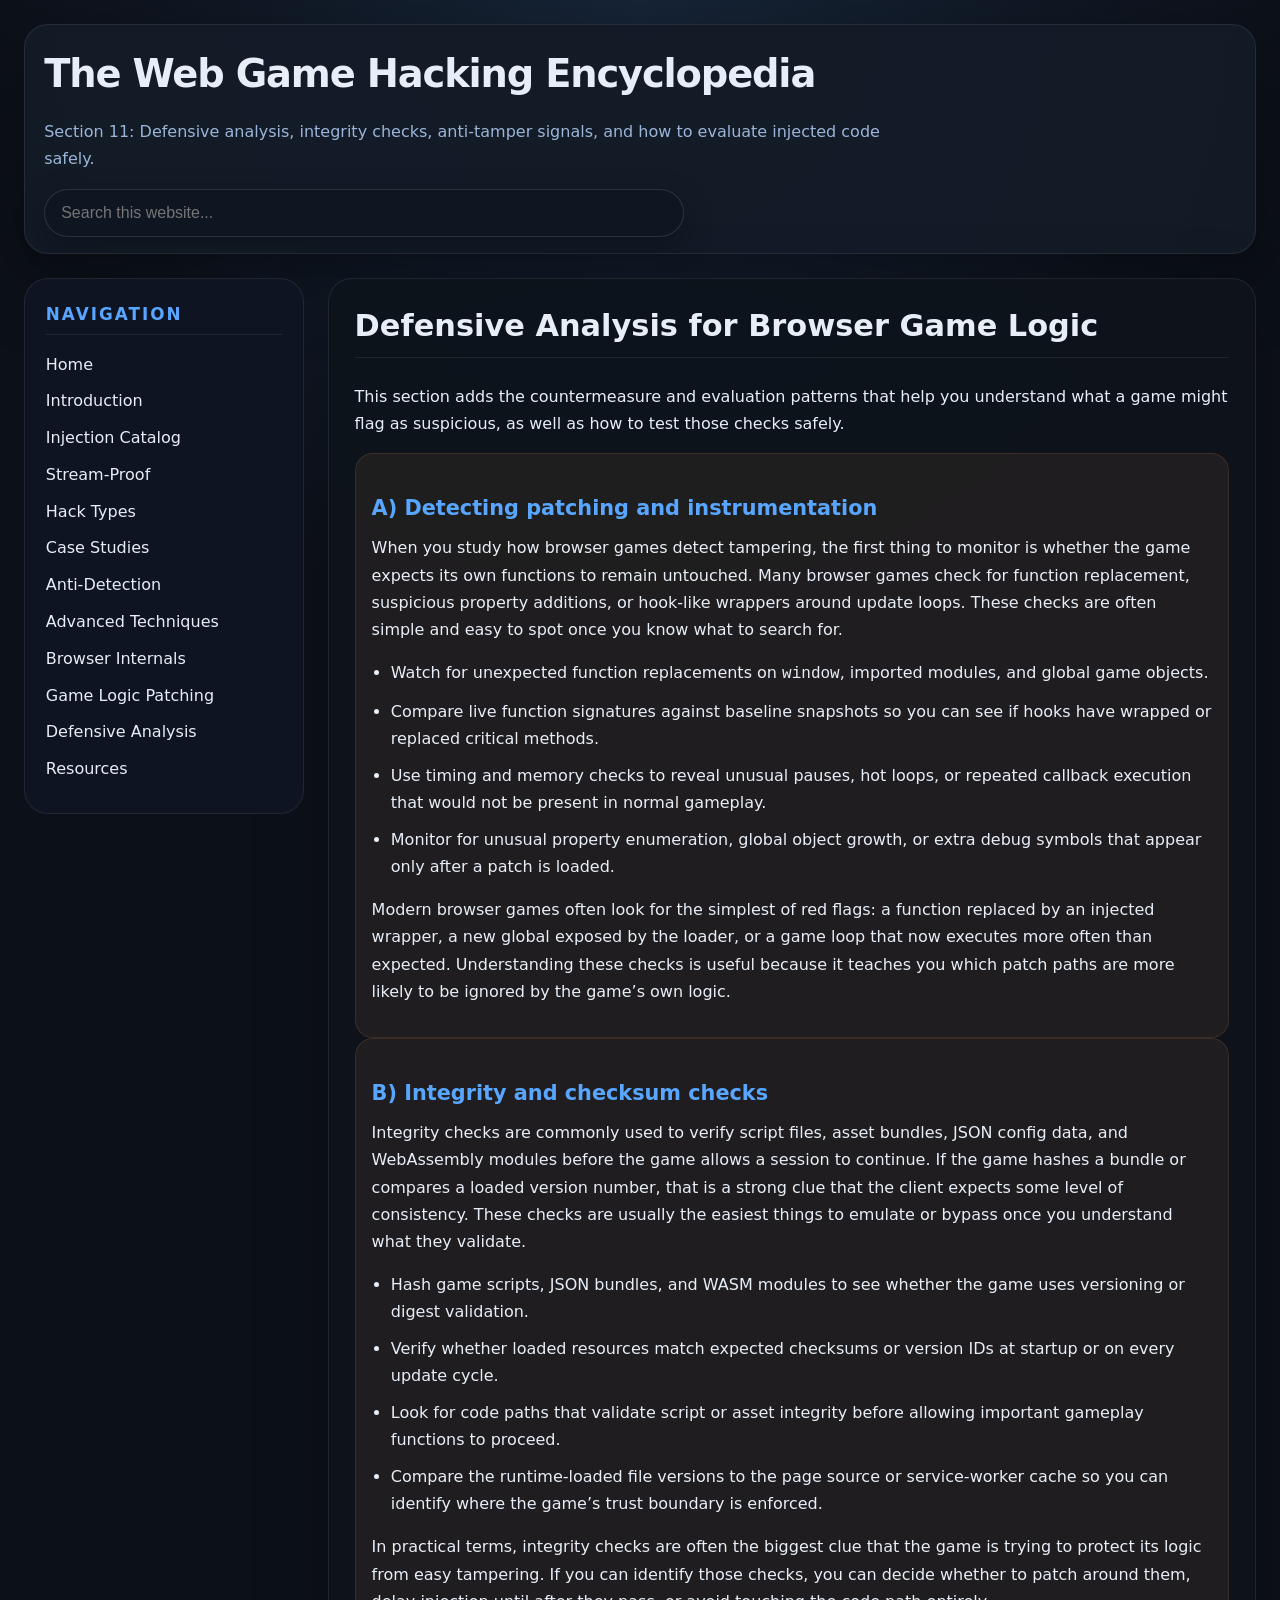
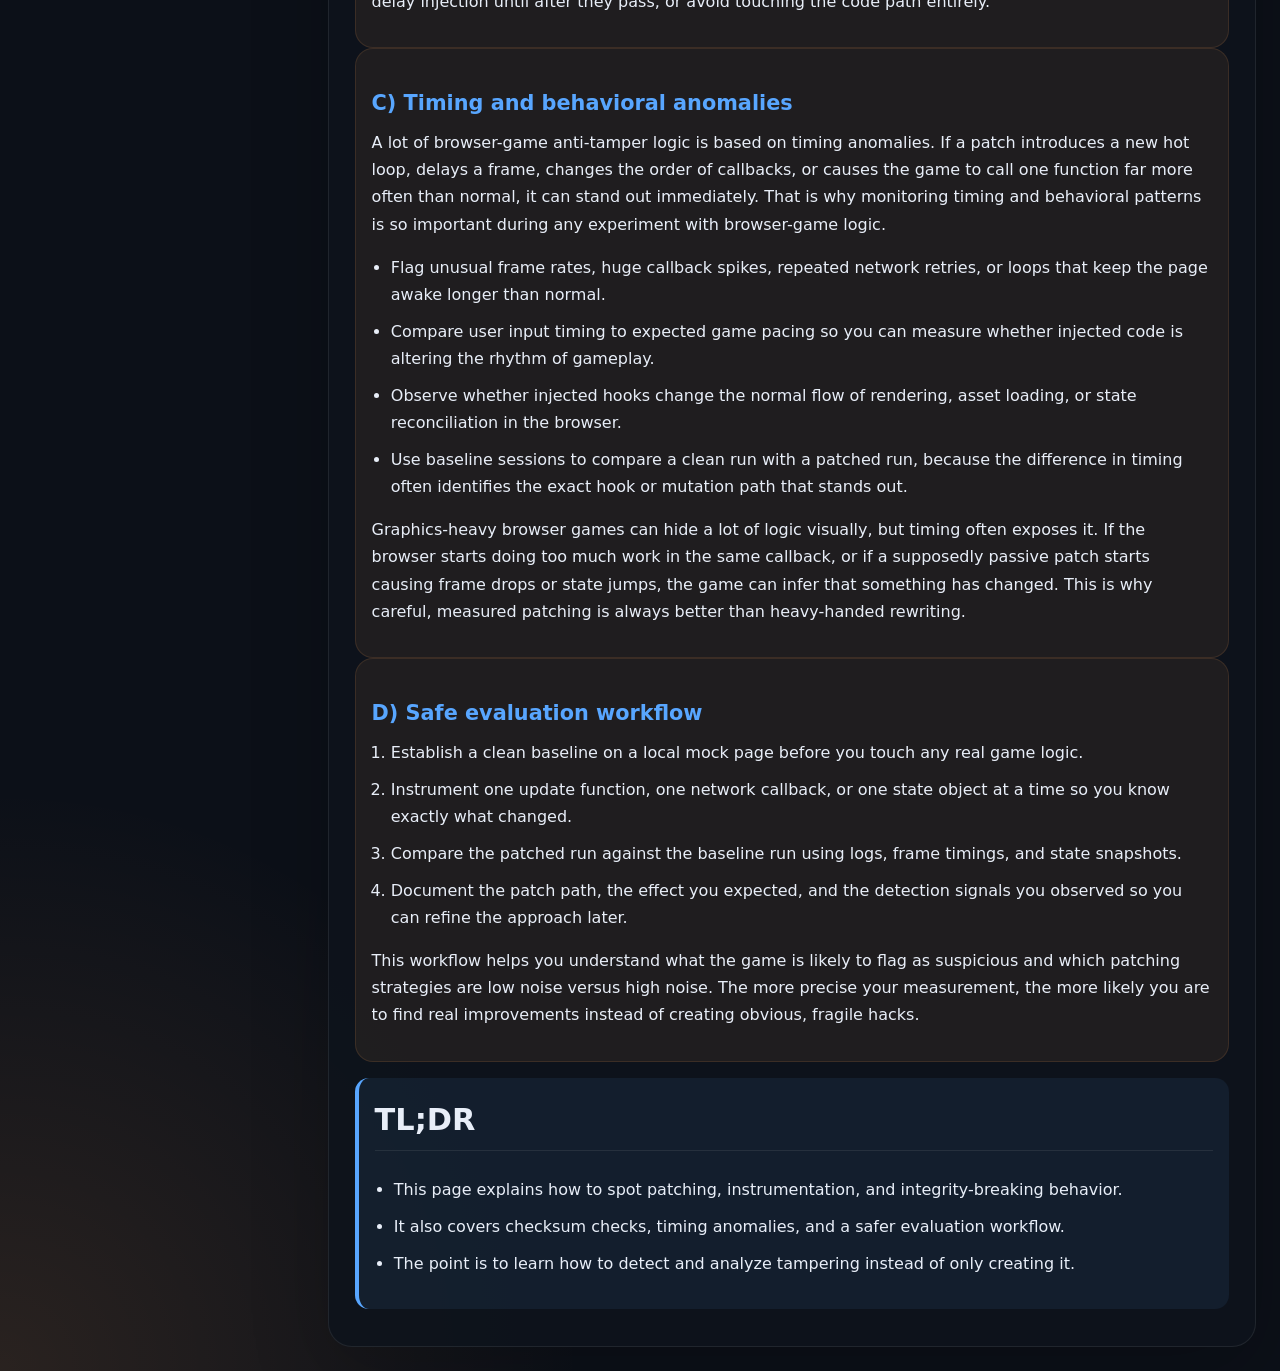
<file: defensive-analysis.html>
<!DOCTYPE html>
<html lang="en">
<head>
    <meta charset="UTF-8">
    <meta name="viewport" content="width=device-width, initial-scale=1.0">
    <title>The Web Game Hacking Encyclopedia – Defensive Analysis</title>
    <link rel="stylesheet" href="style.css">
</head>
<body>
    <div class="page">
        <header>
            <h1>The Web Game Hacking Encyclopedia</h1>
            <p>Section 11: Defensive analysis, integrity checks, anti-tamper signals, and how to evaluate injected code safely.</p>
            <div class="site-search">
                <input id="site-search-input" type="search" placeholder="Search this website..." aria-label="Search this website" autocomplete="off">
                <div id="site-search-results" class="search-results" hidden></div>
            </div>
        </header>
        <nav class="sidebar" aria-label="Site navigation">
            <h2>Navigation</h2>
            <ol>
                <li><a href="index.html">Home</a></li>
                <li><a href="introduction.html">Introduction</a></li>
                <li><a href="injection.html">Injection Catalog</a></li>
                <li><a href="stream-proof.html">Stream-Proof</a></li>
                <li><a href="specific-hack-types.html">Hack Types</a></li>
                <li><a href="case-studies.html">Case Studies</a></li>
                <li><a href="anti-detection.html">Anti-Detection</a></li>
                <li><a href="advanced-techniques.html">Advanced Techniques</a></li>
                <li><a href="browser-internals.html">Browser Internals</a></li>
                <li><a href="game-logic-patching.html">Game Logic Patching</a></li>
                <li><a href="defensive-analysis.html">Defensive Analysis</a></li>
                <li><a href="resources.html">Resources</a></li>
            </ol>
        </nav>
        <main>
            <section>
                <h2>Defensive Analysis for Browser Game Logic</h2>
                <p>This section adds the countermeasure and evaluation patterns that help you understand what a game might flag as suspicious, as well as how to test those checks safely.</p>

                <div class="section-highlight">
                    <h3>A) Detecting patching and instrumentation</h3>
                    <p>When you study how browser games detect tampering, the first thing to monitor is whether the game expects its own functions to remain untouched. Many browser games check for function replacement, suspicious property additions, or hook-like wrappers around update loops. These checks are often simple and easy to spot once you know what to search for.</p>
                    <ul>
                        <li>Watch for unexpected function replacements on <code>window</code>, imported modules, and global game objects.</li>
                        <li>Compare live function signatures against baseline snapshots so you can see if hooks have wrapped or replaced critical methods.</li>
                        <li>Use timing and memory checks to reveal unusual pauses, hot loops, or repeated callback execution that would not be present in normal gameplay.</li>
                        <li>Monitor for unusual property enumeration, global object growth, or extra debug symbols that appear only after a patch is loaded.</li>
                    </ul>
                    <p>Modern browser games often look for the simplest of red flags: a function replaced by an injected wrapper, a new global exposed by the loader, or a game loop that now executes more often than expected. Understanding these checks is useful because it teaches you which patch paths are more likely to be ignored by the game’s own logic.</p>
                </div>

                <div class="section-highlight">
                    <h3>B) Integrity and checksum checks</h3>
                    <p>Integrity checks are commonly used to verify script files, asset bundles, JSON config data, and WebAssembly modules before the game allows a session to continue. If the game hashes a bundle or compares a loaded version number, that is a strong clue that the client expects some level of consistency. These checks are usually the easiest things to emulate or bypass once you understand what they validate.</p>
                    <ul>
                        <li>Hash game scripts, JSON bundles, and WASM modules to see whether the game uses versioning or digest validation.</li>
                        <li>Verify whether loaded resources match expected checksums or version IDs at startup or on every update cycle.</li>
                        <li>Look for code paths that validate script or asset integrity before allowing important gameplay functions to proceed.</li>
                        <li>Compare the runtime-loaded file versions to the page source or service-worker cache so you can identify where the game’s trust boundary is enforced.</li>
                    </ul>
                    <p>In practical terms, integrity checks are often the biggest clue that the game is trying to protect its logic from easy tampering. If you can identify those checks, you can decide whether to patch around them, delay injection until after they pass, or avoid touching the code path entirely.</p>
                </div>

                <div class="section-highlight">
                    <h3>C) Timing and behavioral anomalies</h3>
                    <p>A lot of browser-game anti-tamper logic is based on timing anomalies. If a patch introduces a new hot loop, delays a frame, changes the order of callbacks, or causes the game to call one function far more often than normal, it can stand out immediately. That is why monitoring timing and behavioral patterns is so important during any experiment with browser-game logic.</p>
                    <ul>
                        <li>Flag unusual frame rates, huge callback spikes, repeated network retries, or loops that keep the page awake longer than normal.</li>
                        <li>Compare user input timing to expected game pacing so you can measure whether injected code is altering the rhythm of gameplay.</li>
                        <li>Observe whether injected hooks change the normal flow of rendering, asset loading, or state reconciliation in the browser.</li>
                        <li>Use baseline sessions to compare a clean run with a patched run, because the difference in timing often identifies the exact hook or mutation path that stands out.</li>
                    </ul>
                    <p>Graphics-heavy browser games can hide a lot of logic visually, but timing often exposes it. If the browser starts doing too much work in the same callback, or if a supposedly passive patch starts causing frame drops or state jumps, the game can infer that something has changed. This is why careful, measured patching is always better than heavy-handed rewriting.</p>
                </div>

                <div class="section-highlight">
                    <h3>D) Safe evaluation workflow</h3>
                    <ol>
                        <li>Establish a clean baseline on a local mock page before you touch any real game logic.</li>
                        <li>Instrument one update function, one network callback, or one state object at a time so you know exactly what changed.</li>
                        <li>Compare the patched run against the baseline run using logs, frame timings, and state snapshots.</li>
                        <li>Document the patch path, the effect you expected, and the detection signals you observed so you can refine the approach later.</li>
                    </ol>
                    <p>This workflow helps you understand what the game is likely to flag as suspicious and which patching strategies are low noise versus high noise. The more precise your measurement, the more likely you are to find real improvements instead of creating obvious, fragile hacks.</p>
                </div>
            </section>
                <section class="notice" aria-label="TL;DR summary">
            <h2>TL;DR</h2>
            <ul>
            <li>This page explains how to spot patching, instrumentation, and integrity-breaking behavior.</li>
            <li>It also covers checksum checks, timing anomalies, and a safer evaluation workflow.</li>
            <li>The point is to learn how to detect and analyze tampering instead of only creating it.</li>
            </ul>
        </section>
        </main>
    </div>
    <script src="interactive.js"></script>
</body>
</html>
</file>
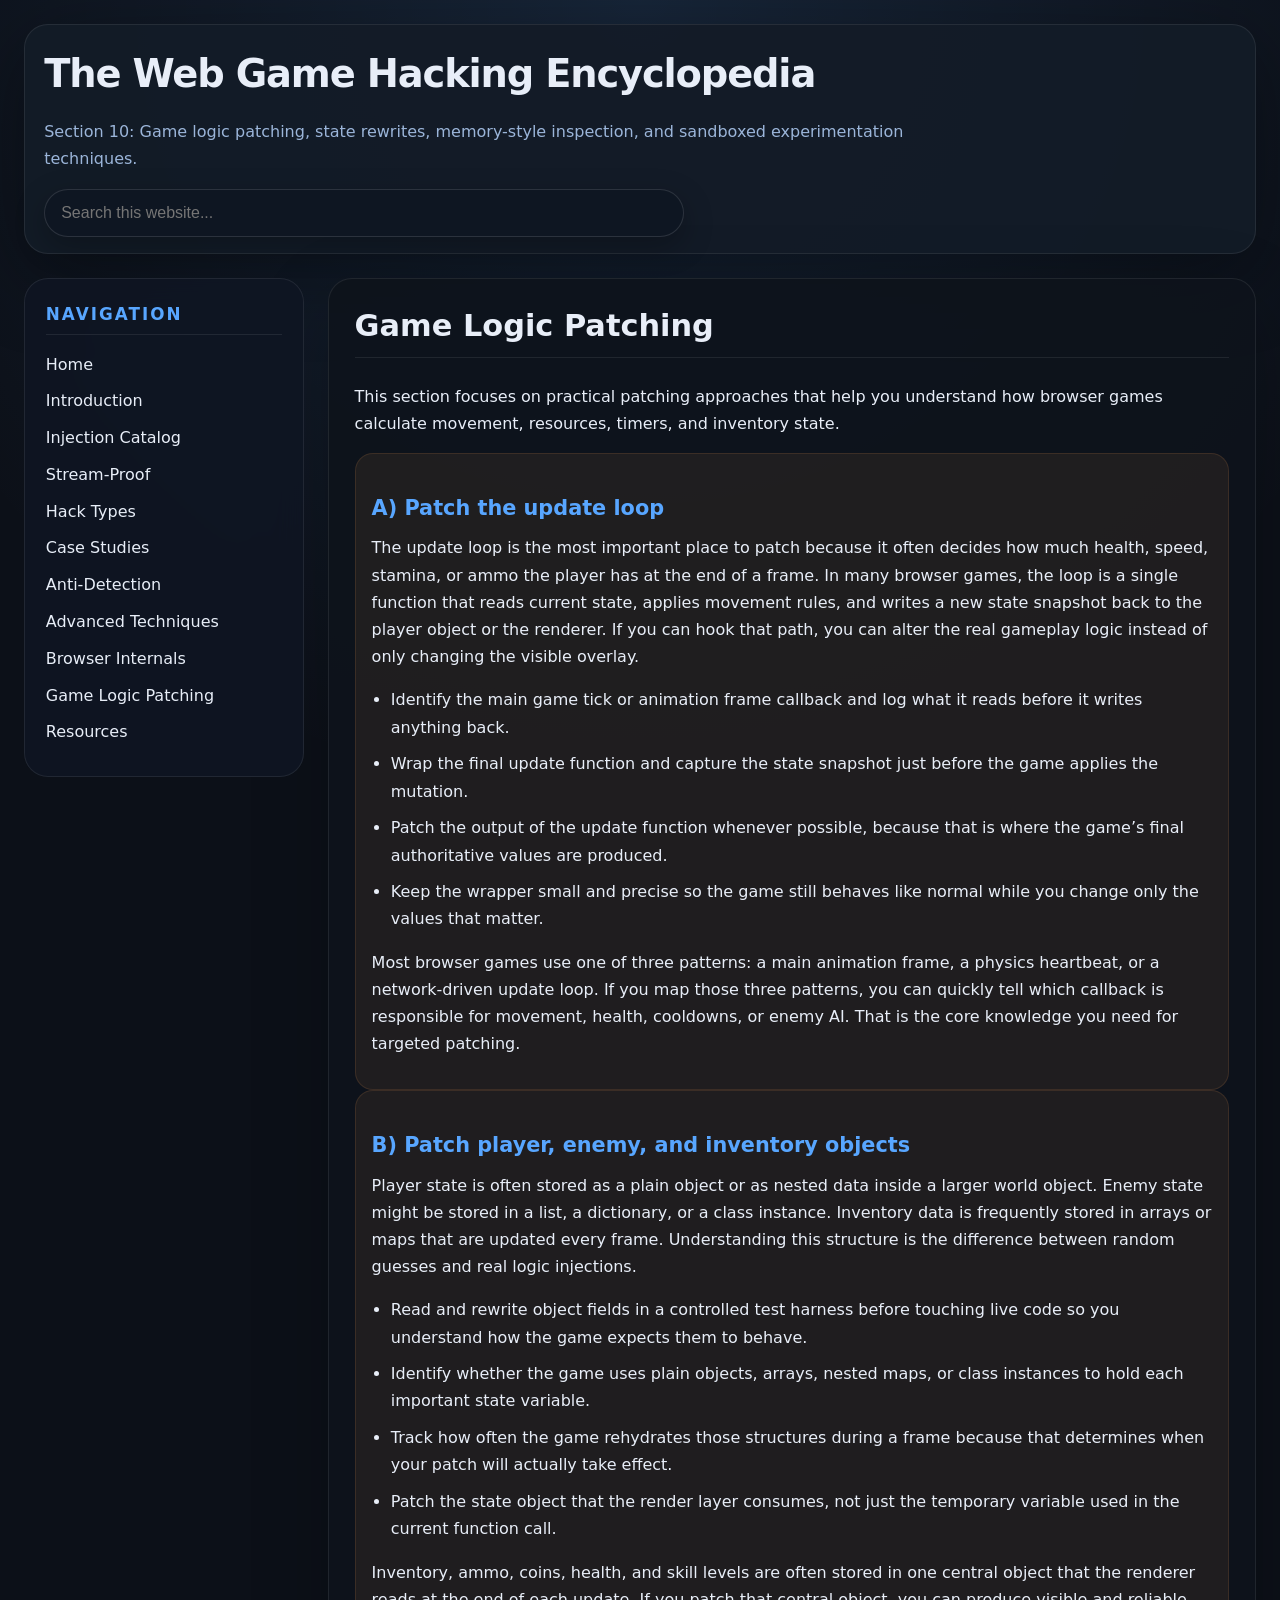
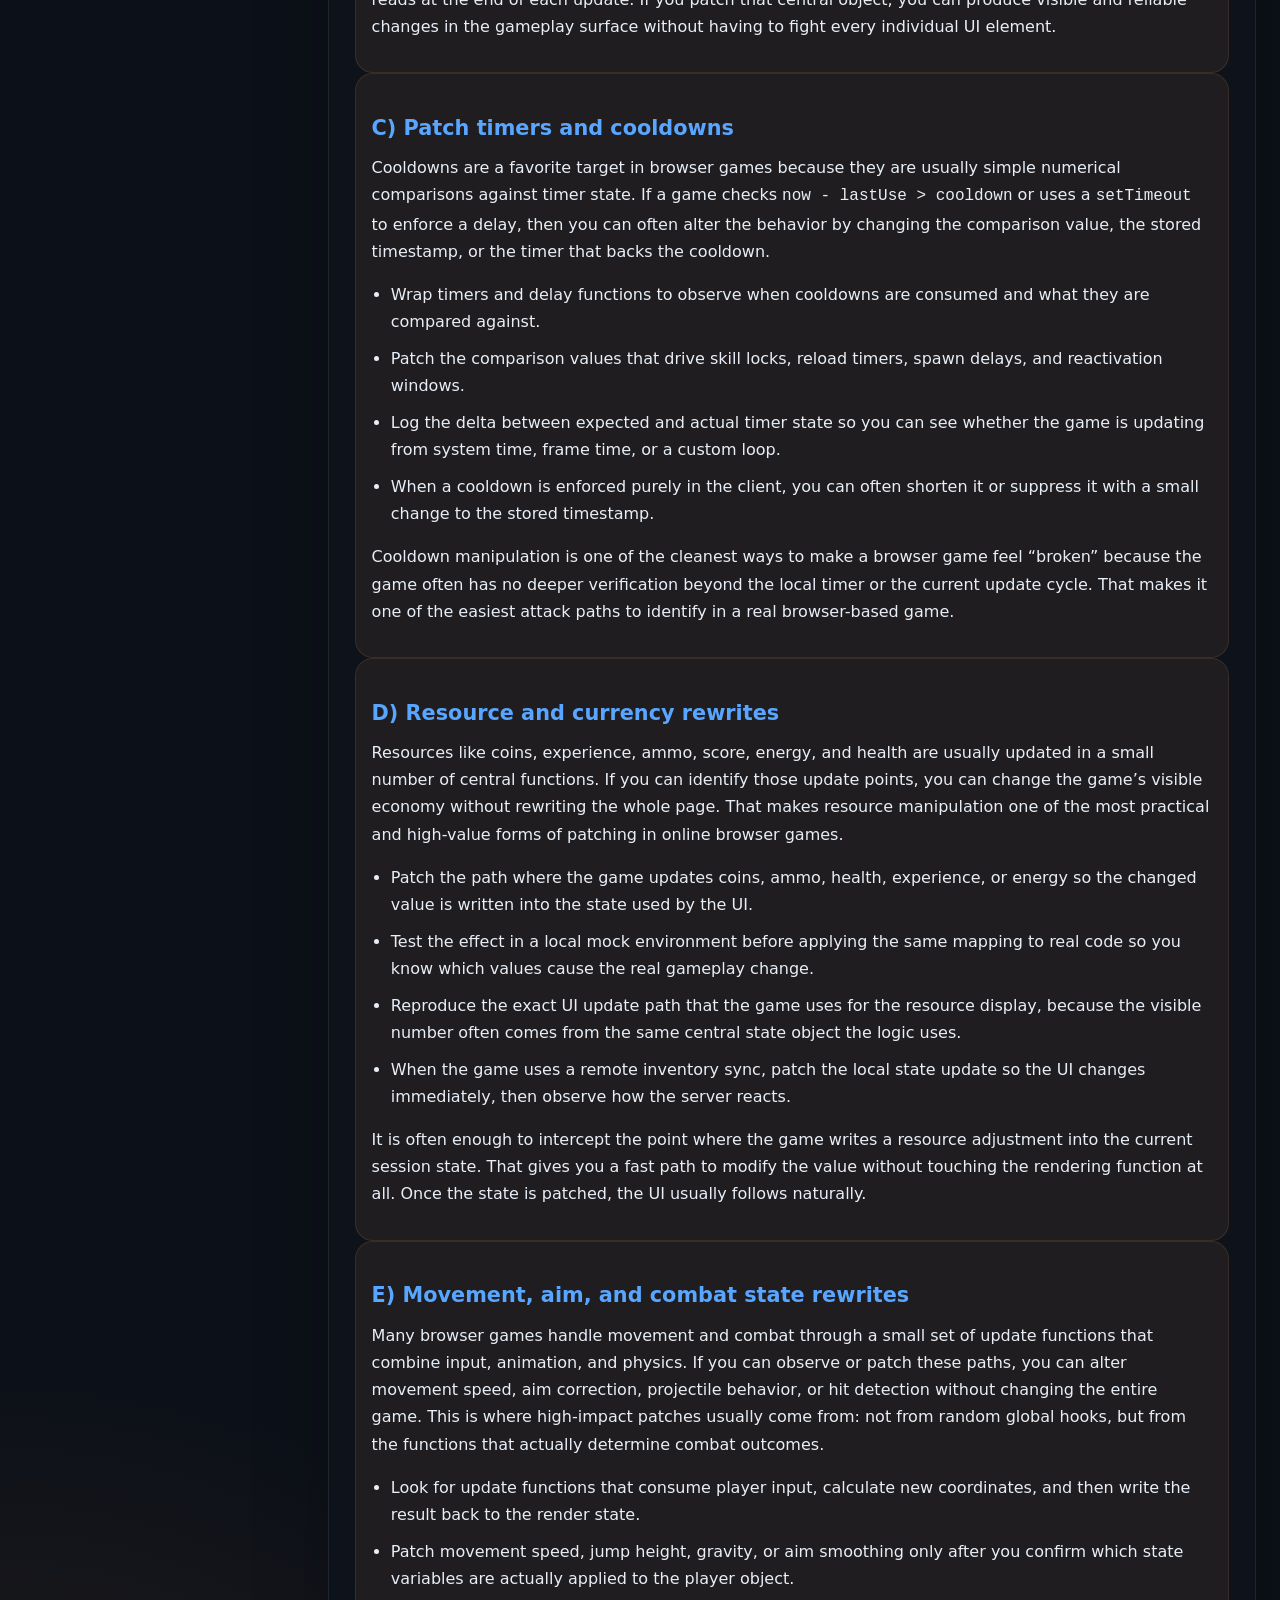
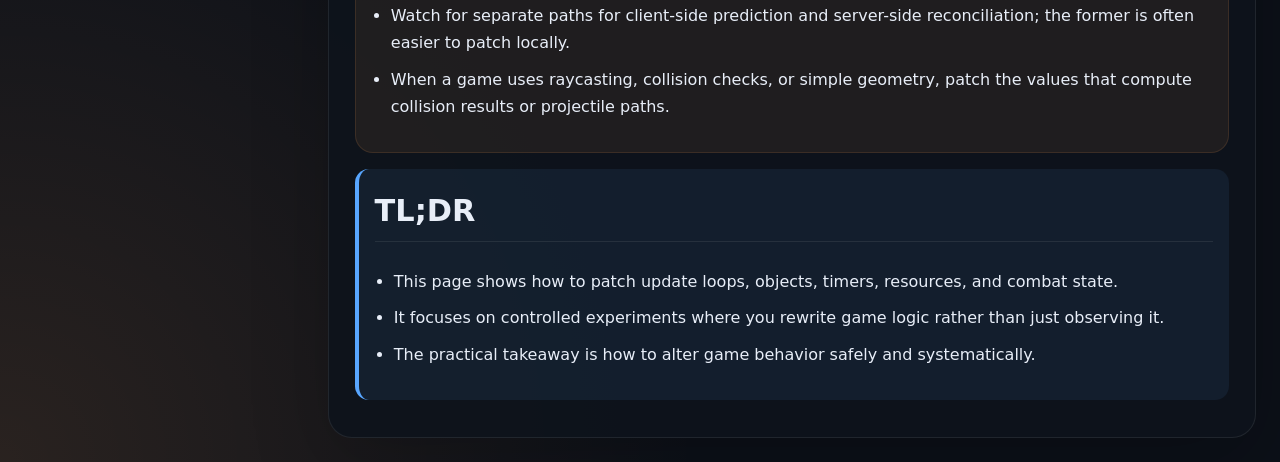
<file: game-logic-patching.html>
<!DOCTYPE html>
<html lang="en">
<head>
    <meta charset="UTF-8">
    <meta name="viewport" content="width=device-width, initial-scale=1.0">
    <title>The Web Game Hacking Encyclopedia – Game Logic Patching</title>
    <link rel="stylesheet" href="style.css">
</head>
<body>
    <div class="page">
        <header>
            <h1>The Web Game Hacking Encyclopedia</h1>
            <p>Section 10: Game logic patching, state rewrites, memory-style inspection, and sandboxed experimentation techniques.</p>
            <div class="site-search">
                <input id="site-search-input" type="search" placeholder="Search this website..." aria-label="Search this website" autocomplete="off">
                <div id="site-search-results" class="search-results" hidden></div>
            </div>
        </header>
        <nav class="sidebar" aria-label="Site navigation">
            <h2>Navigation</h2>
            <ol>
                <li><a href="index.html">Home</a></li>
                <li><a href="introduction.html">Introduction</a></li>
                <li><a href="injection.html">Injection Catalog</a></li>
                <li><a href="stream-proof.html">Stream-Proof</a></li>
                <li><a href="specific-hack-types.html">Hack Types</a></li>
                <li><a href="case-studies.html">Case Studies</a></li>
                <li><a href="anti-detection.html">Anti-Detection</a></li>
                <li><a href="advanced-techniques.html">Advanced Techniques</a></li>
                <li><a href="browser-internals.html">Browser Internals</a></li>
                <li><a href="game-logic-patching.html">Game Logic Patching</a></li>
                <li><a href="resources.html">Resources</a></li>
            </ol>
        </nav>
        <main>
            <section>
                <h2>Game Logic Patching</h2>
                <p>This section focuses on practical patching approaches that help you understand how browser games calculate movement, resources, timers, and inventory state.</p>

                <div class="section-highlight">
                    <h3>A) Patch the update loop</h3>
                    <p>The update loop is the most important place to patch because it often decides how much health, speed, stamina, or ammo the player has at the end of a frame. In many browser games, the loop is a single function that reads current state, applies movement rules, and writes a new state snapshot back to the player object or the renderer. If you can hook that path, you can alter the real gameplay logic instead of only changing the visible overlay.</p>
                    <ul>
                        <li>Identify the main game tick or animation frame callback and log what it reads before it writes anything back.</li>
                        <li>Wrap the final update function and capture the state snapshot just before the game applies the mutation.</li>
                        <li>Patch the output of the update function whenever possible, because that is where the game’s final authoritative values are produced.</li>
                        <li>Keep the wrapper small and precise so the game still behaves like normal while you change only the values that matter.</li>
                    </ul>
                    <p>Most browser games use one of three patterns: a main animation frame, a physics heartbeat, or a network-driven update loop. If you map those three patterns, you can quickly tell which callback is responsible for movement, health, cooldowns, or enemy AI. That is the core knowledge you need for targeted patching.</p>
                </div>

                <div class="section-highlight">
                    <h3>B) Patch player, enemy, and inventory objects</h3>
                    <p>Player state is often stored as a plain object or as nested data inside a larger world object. Enemy state might be stored in a list, a dictionary, or a class instance. Inventory data is frequently stored in arrays or maps that are updated every frame. Understanding this structure is the difference between random guesses and real logic injections.</p>
                    <ul>
                        <li>Read and rewrite object fields in a controlled test harness before touching live code so you understand how the game expects them to behave.</li>
                        <li>Identify whether the game uses plain objects, arrays, nested maps, or class instances to hold each important state variable.</li>
                        <li>Track how often the game rehydrates those structures during a frame because that determines when your patch will actually take effect.</li>
                        <li>Patch the state object that the render layer consumes, not just the temporary variable used in the current function call.</li>
                    </ul>
                    <p>Inventory, ammo, coins, health, and skill levels are often stored in one central object that the renderer reads at the end of each update. If you patch that central object, you can produce visible and reliable changes in the gameplay surface without having to fight every individual UI element.</p>
                </div>

                <div class="section-highlight">
                    <h3>C) Patch timers and cooldowns</h3>
                    <p>Cooldowns are a favorite target in browser games because they are usually simple numerical comparisons against timer state. If a game checks <code>now - lastUse > cooldown</code> or uses a <code>setTimeout</code> to enforce a delay, then you can often alter the behavior by changing the comparison value, the stored timestamp, or the timer that backs the cooldown.</p>
                    <ul>
                        <li>Wrap timers and delay functions to observe when cooldowns are consumed and what they are compared against.</li>
                        <li>Patch the comparison values that drive skill locks, reload timers, spawn delays, and reactivation windows.</li>
                        <li>Log the delta between expected and actual timer state so you can see whether the game is updating from system time, frame time, or a custom loop.</li>
                        <li>When a cooldown is enforced purely in the client, you can often shorten it or suppress it with a small change to the stored timestamp.</li>
                    </ul>
                    <p>Cooldown manipulation is one of the cleanest ways to make a browser game feel “broken” because the game often has no deeper verification beyond the local timer or the current update cycle. That makes it one of the easiest attack paths to identify in a real browser-based game.</p>
                </div>

                <div class="section-highlight">
                    <h3>D) Resource and currency rewrites</h3>
                    <p>Resources like coins, experience, ammo, score, energy, and health are usually updated in a small number of central functions. If you can identify those update points, you can change the game’s visible economy without rewriting the whole page. That makes resource manipulation one of the most practical and high-value forms of patching in online browser games.</p>
                    <ul>
                        <li>Patch the path where the game updates coins, ammo, health, experience, or energy so the changed value is written into the state used by the UI.</li>
                        <li>Test the effect in a local mock environment before applying the same mapping to real code so you know which values cause the real gameplay change.</li>
                        <li>Reproduce the exact UI update path that the game uses for the resource display, because the visible number often comes from the same central state object the logic uses.</li>
                        <li>When the game uses a remote inventory sync, patch the local state update so the UI changes immediately, then observe how the server reacts.</li>
                    </ul>
                    <p>It is often enough to intercept the point where the game writes a resource adjustment into the current session state. That gives you a fast path to modify the value without touching the rendering function at all. Once the state is patched, the UI usually follows naturally.</p>
                </div>

                <div class="section-highlight">
                    <h3>E) Movement, aim, and combat state rewrites</h3>
                    <p>Many browser games handle movement and combat through a small set of update functions that combine input, animation, and physics. If you can observe or patch these paths, you can alter movement speed, aim correction, projectile behavior, or hit detection without changing the entire game. This is where high-impact patches usually come from: not from random global hooks, but from the functions that actually determine combat outcomes.</p>
                    <ul>
                        <li>Look for update functions that consume player input, calculate new coordinates, and then write the result back to the render state.</li>
                        <li>Patch movement speed, jump height, gravity, or aim smoothing only after you confirm which state variables are actually applied to the player object.</li>
                        <li>Watch for separate paths for client-side prediction and server-side reconciliation; the former is often easier to patch locally.</li>
                        <li>When a game uses raycasting, collision checks, or simple geometry, patch the values that compute collision results or projectile paths.</li>
                    </ul>
                </div>
            </section>
                <section class="notice" aria-label="TL;DR summary">
            <h2>TL;DR</h2>
            <ul>
            <li>This page shows how to patch update loops, objects, timers, resources, and combat state.</li>
            <li>It focuses on controlled experiments where you rewrite game logic rather than just observing it.</li>
            <li>The practical takeaway is how to alter game behavior safely and systematically.</li>
            </ul>
        </section>
        </main>
    </div>
    <script src="interactive.js"></script>
</body>
</html>
</file>
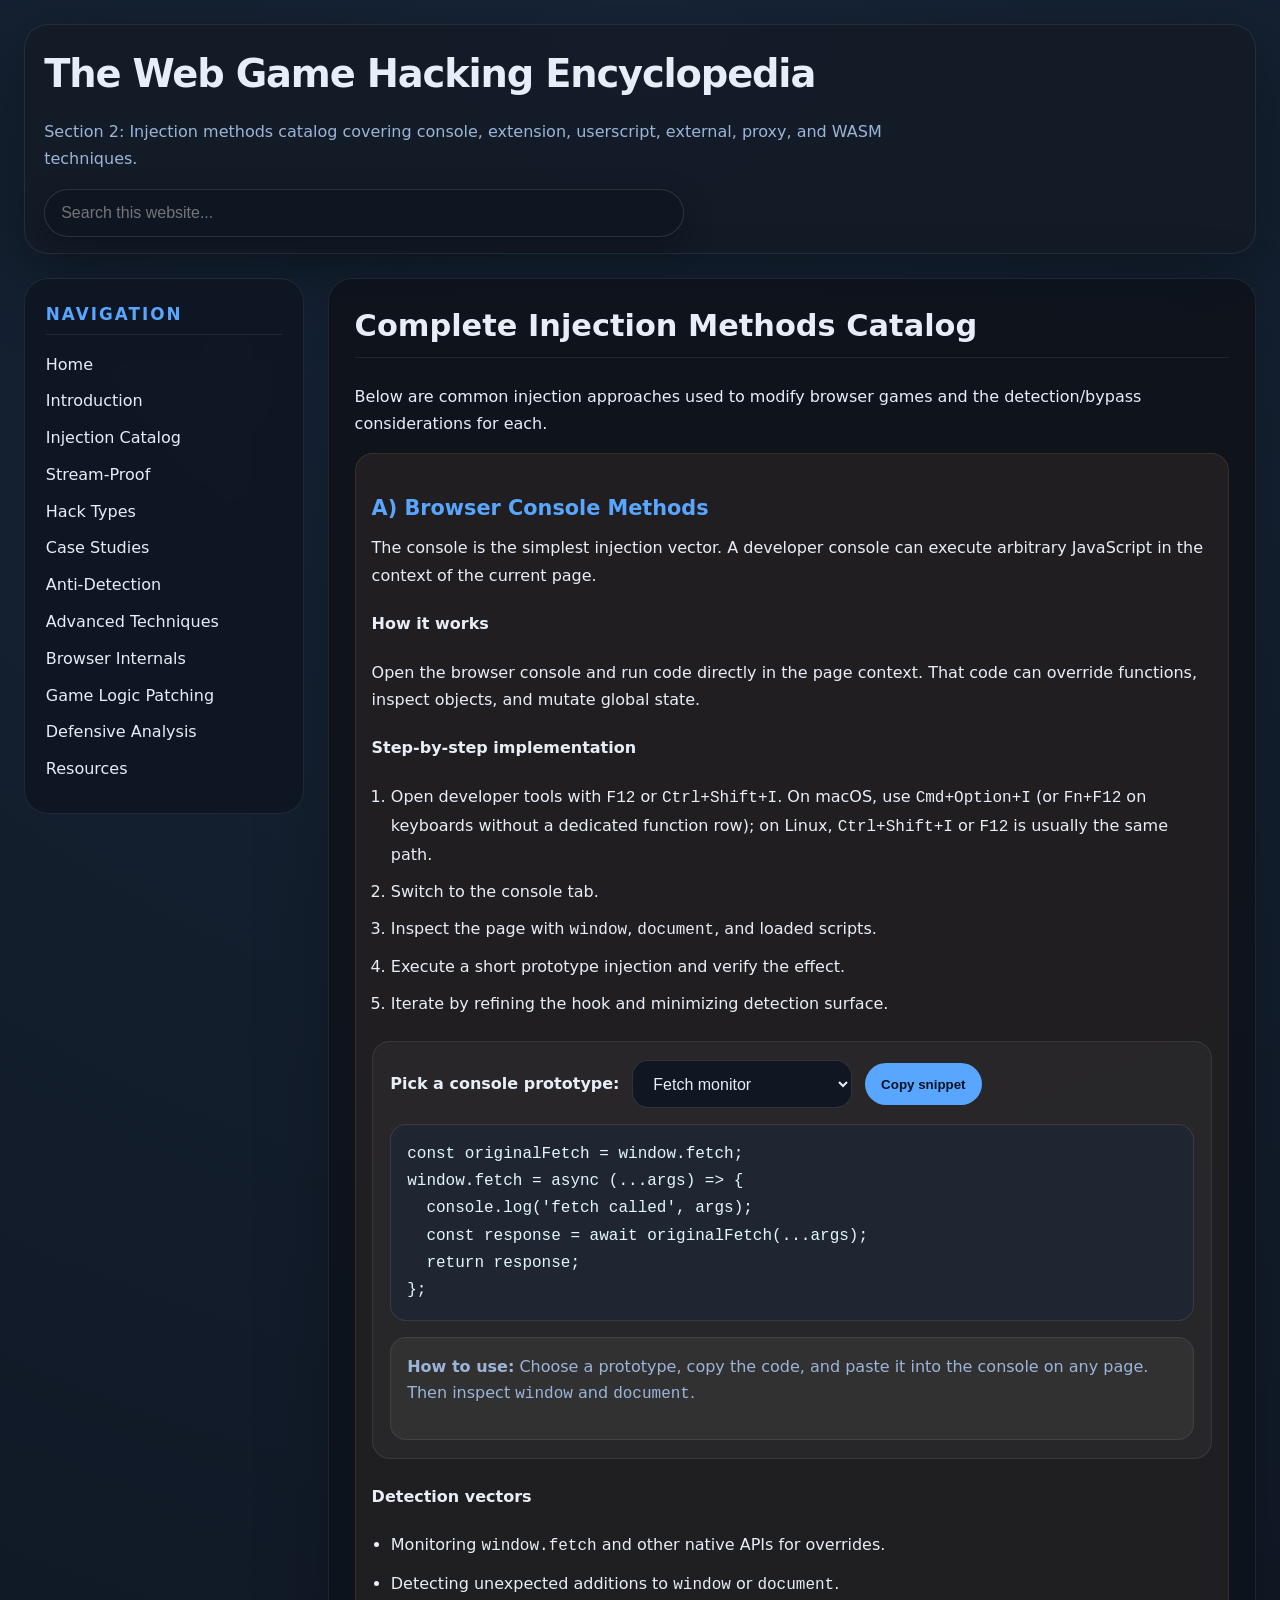
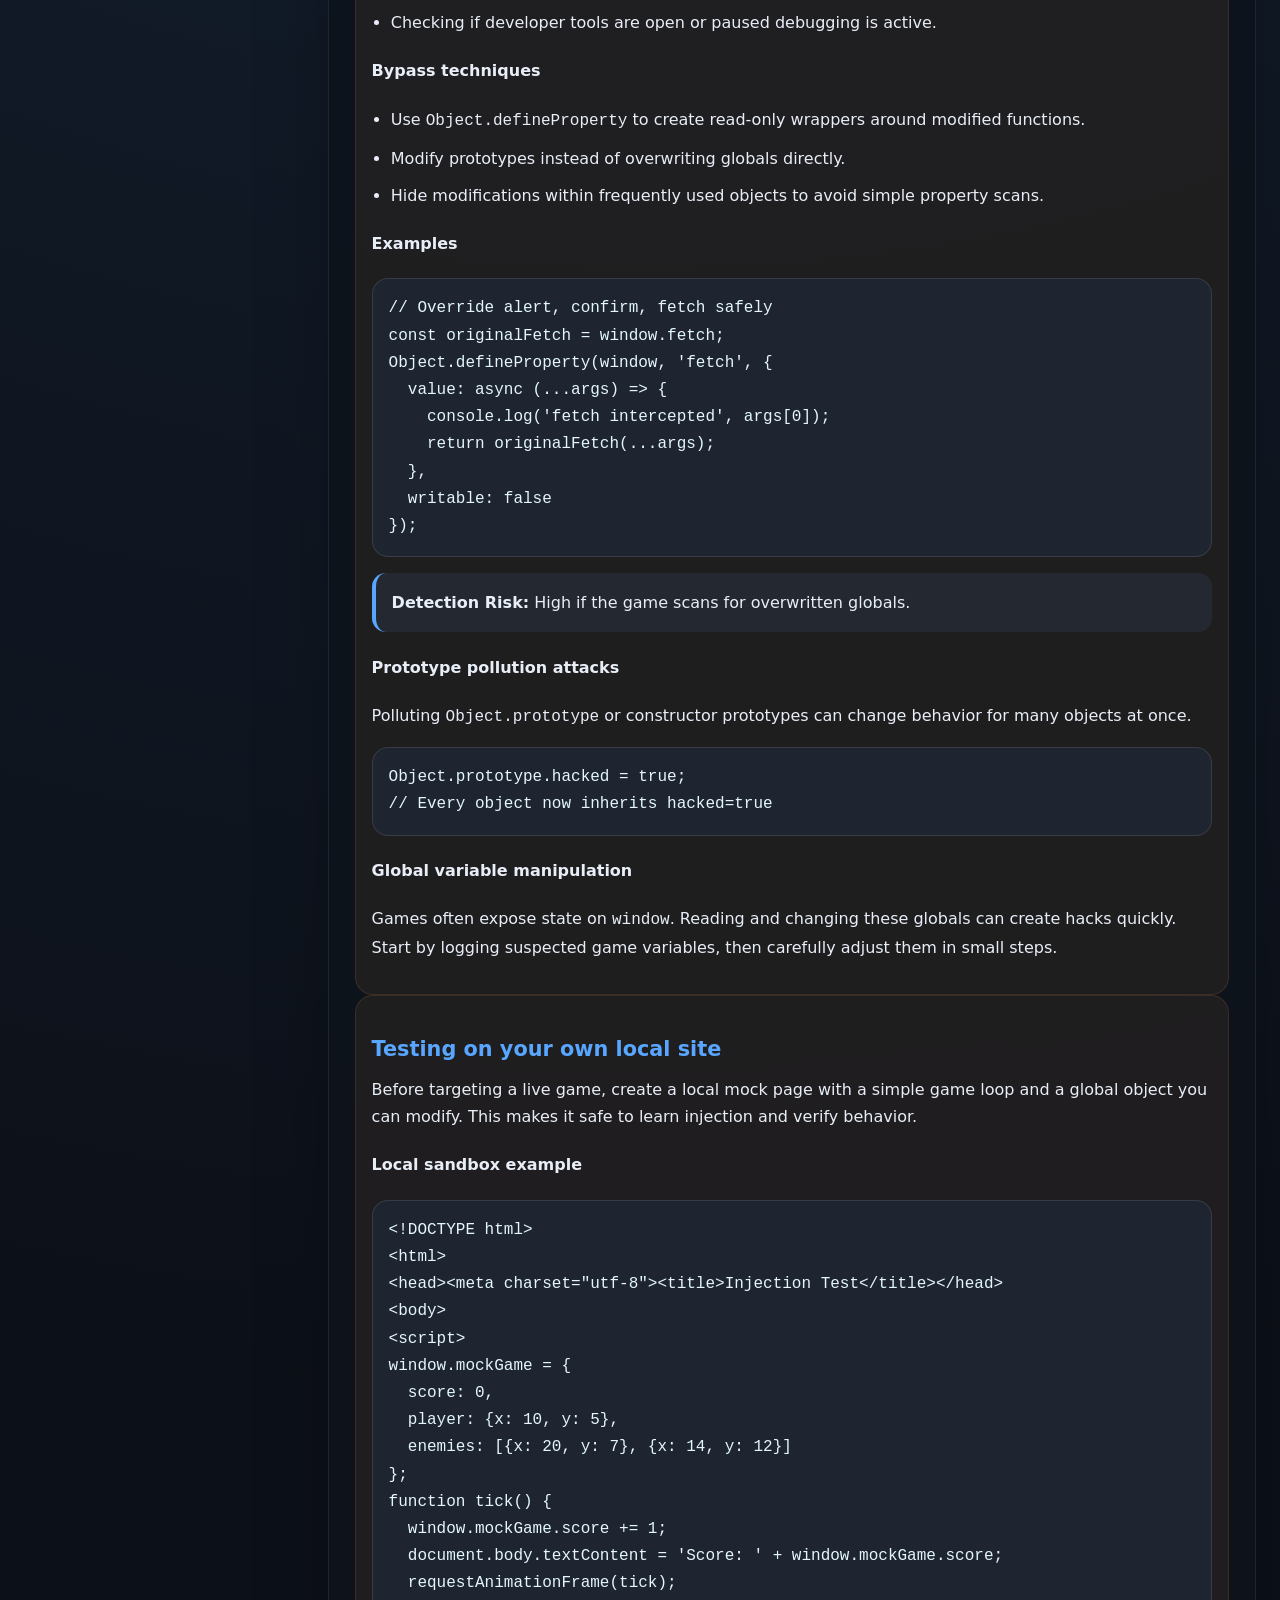
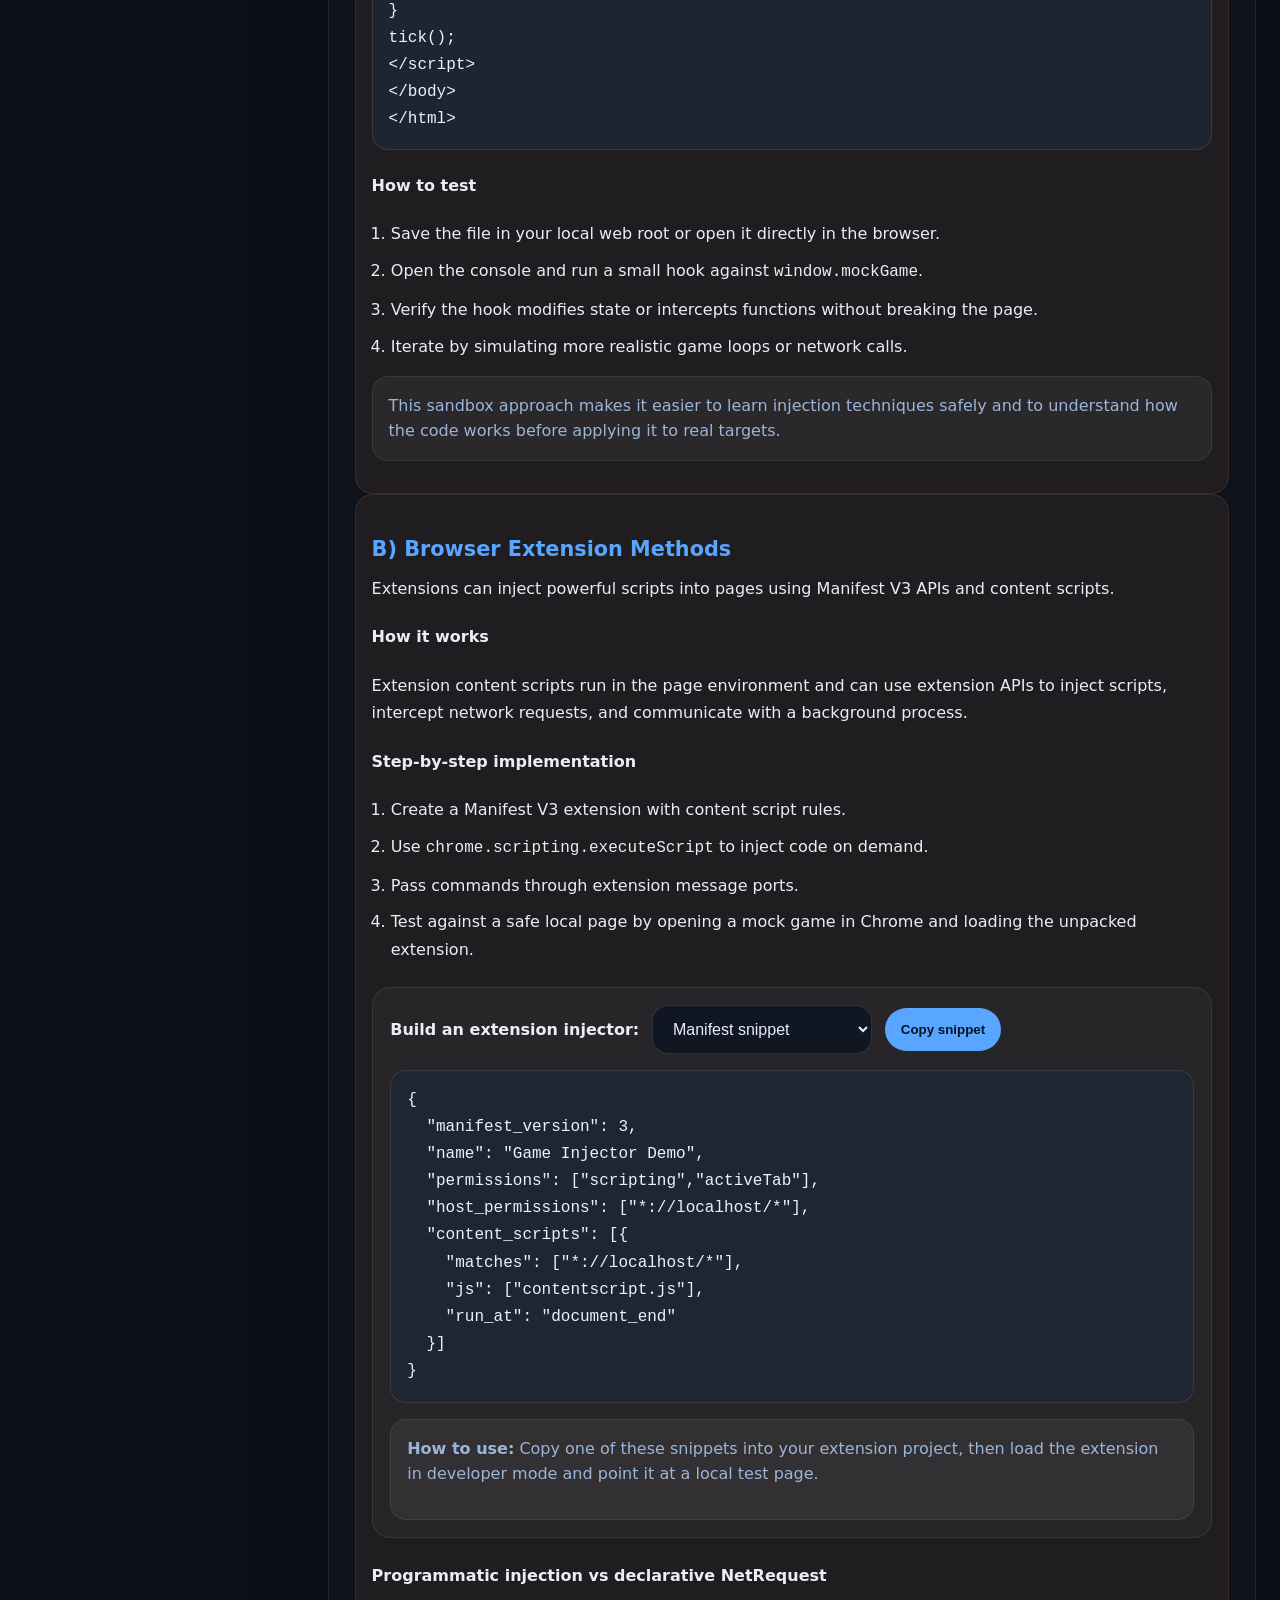
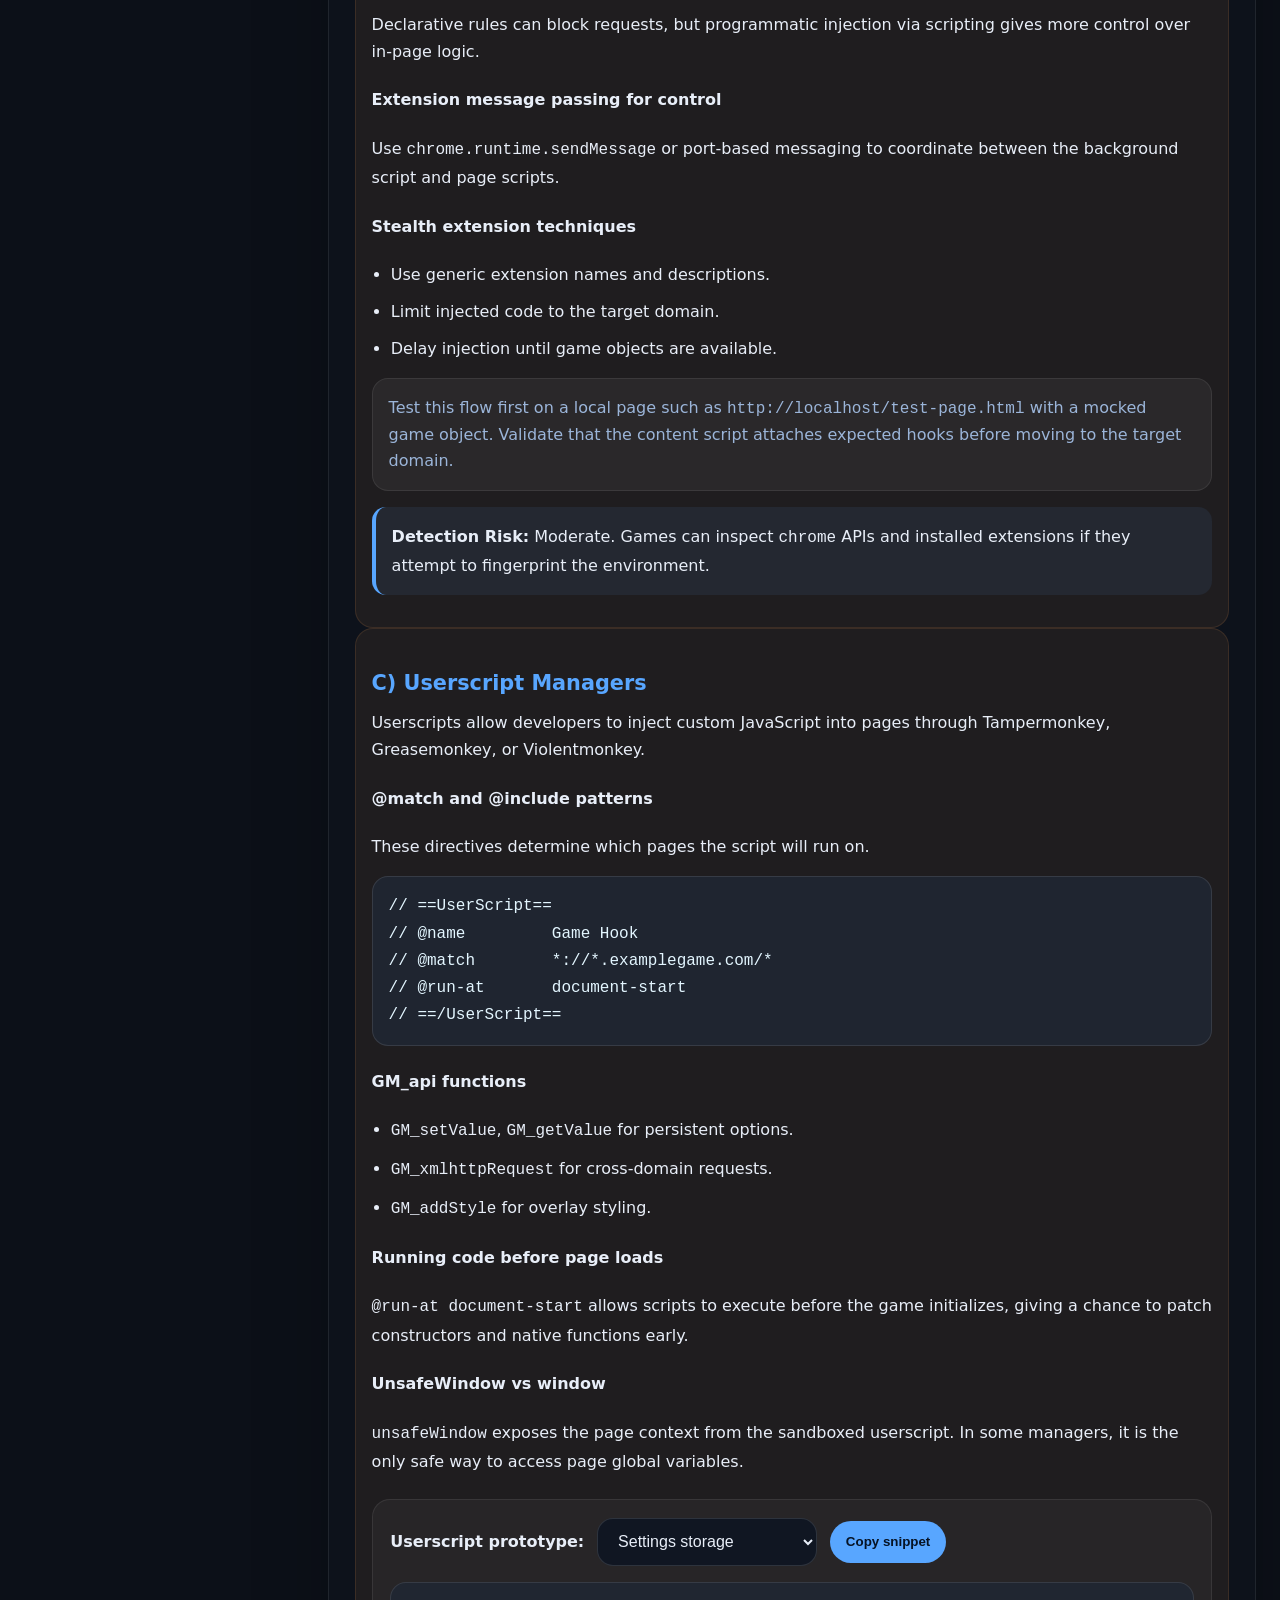
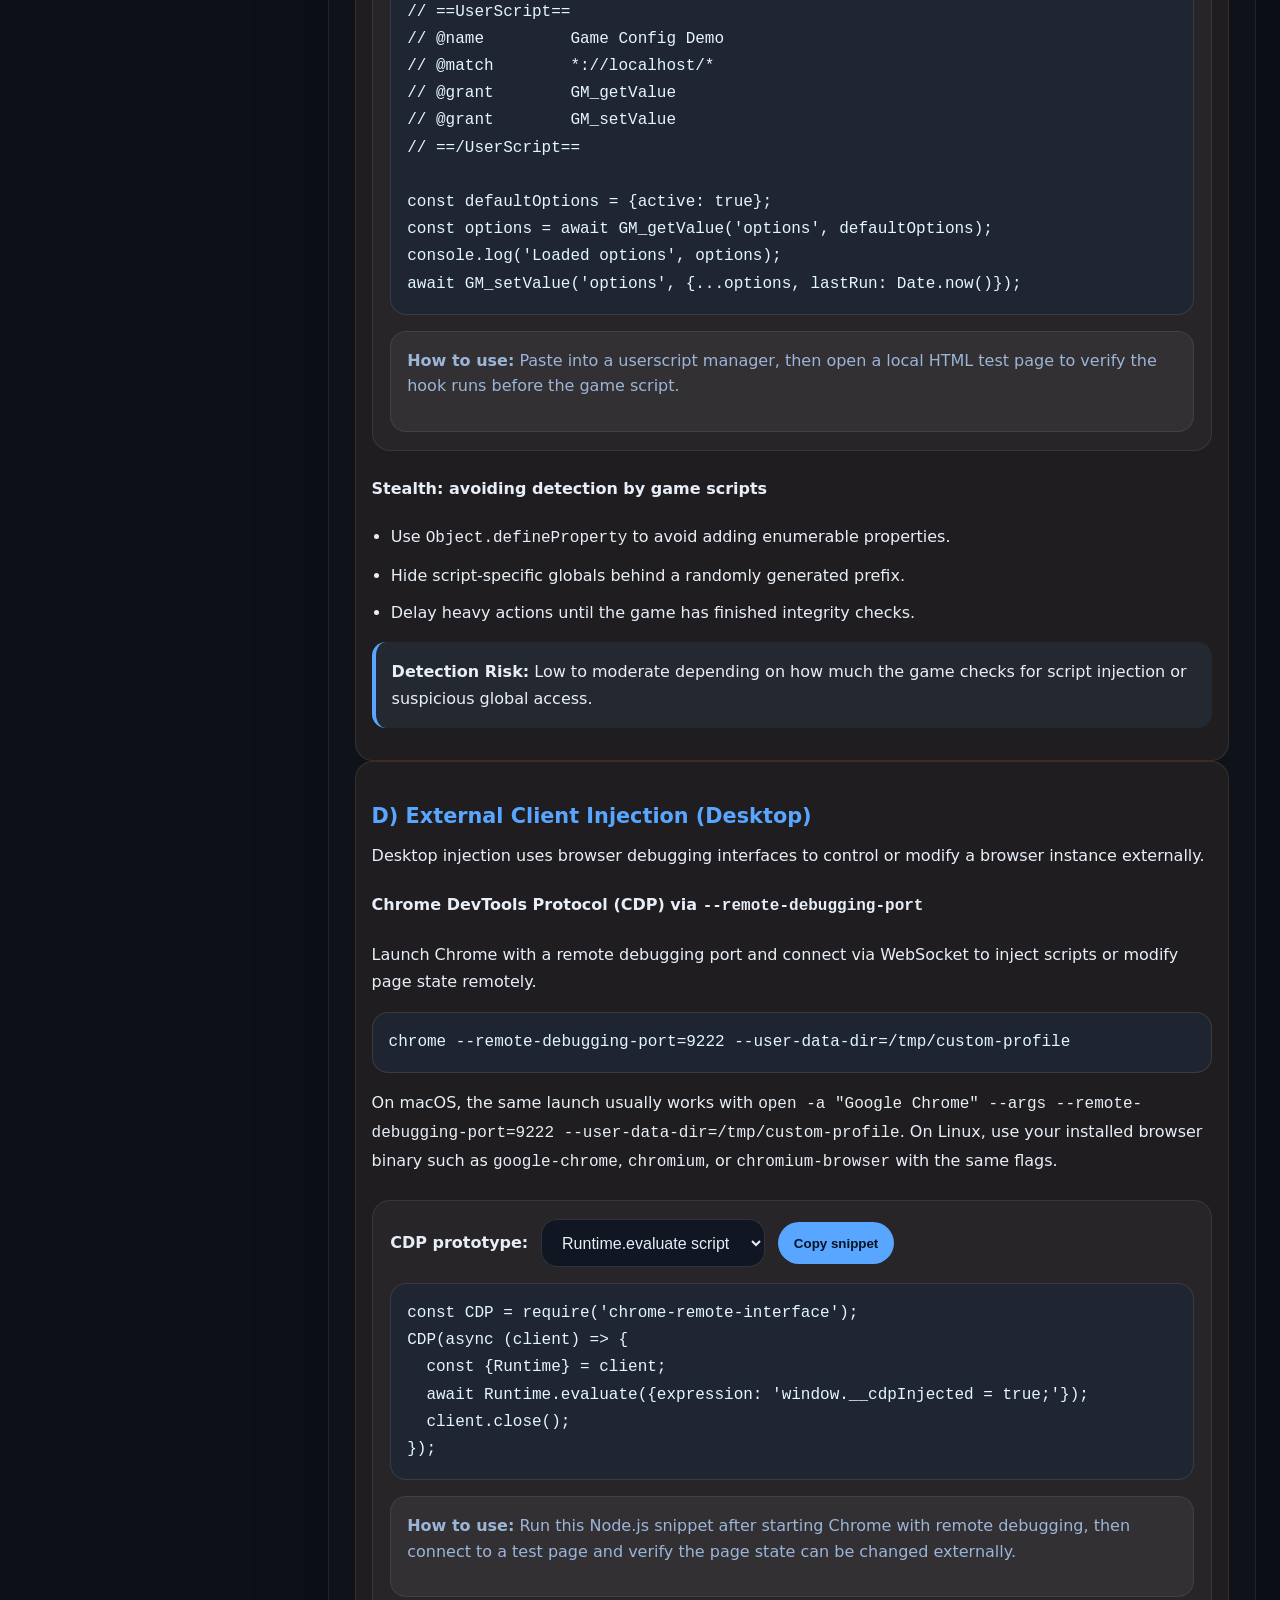
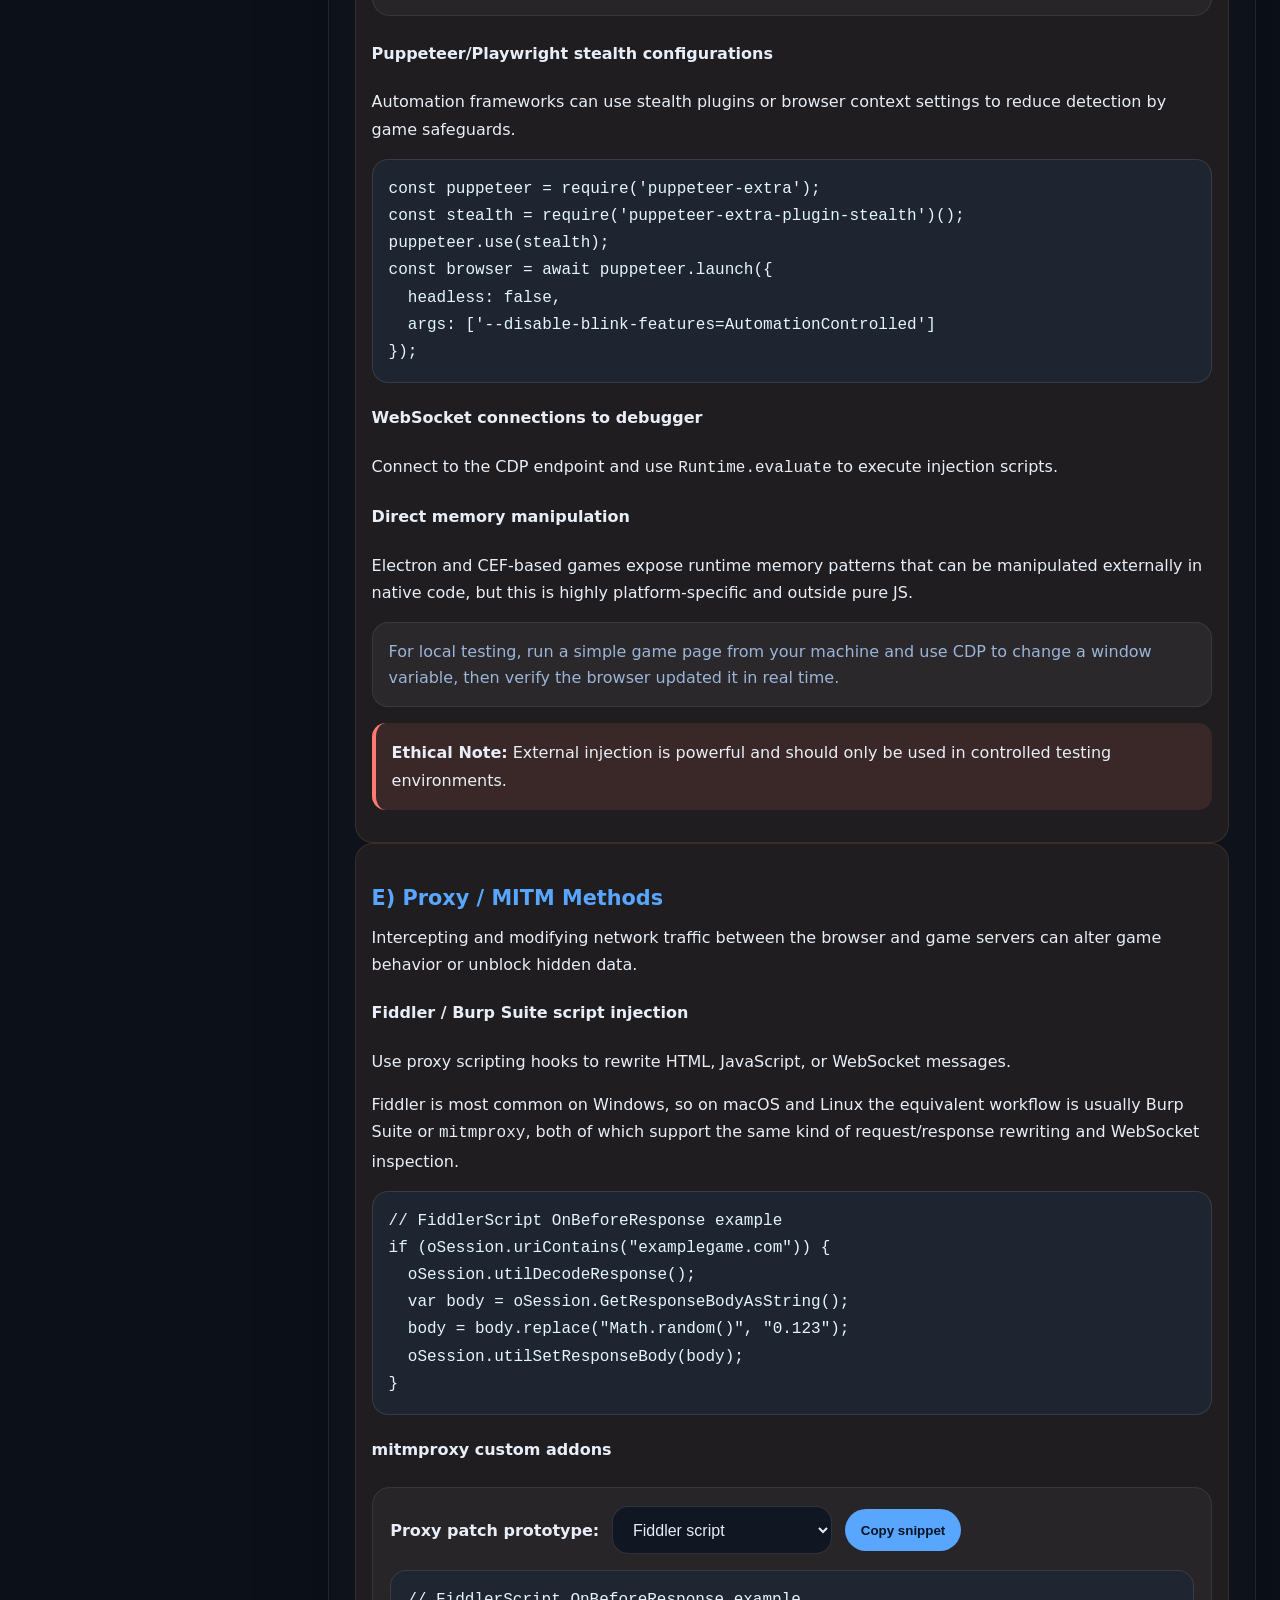
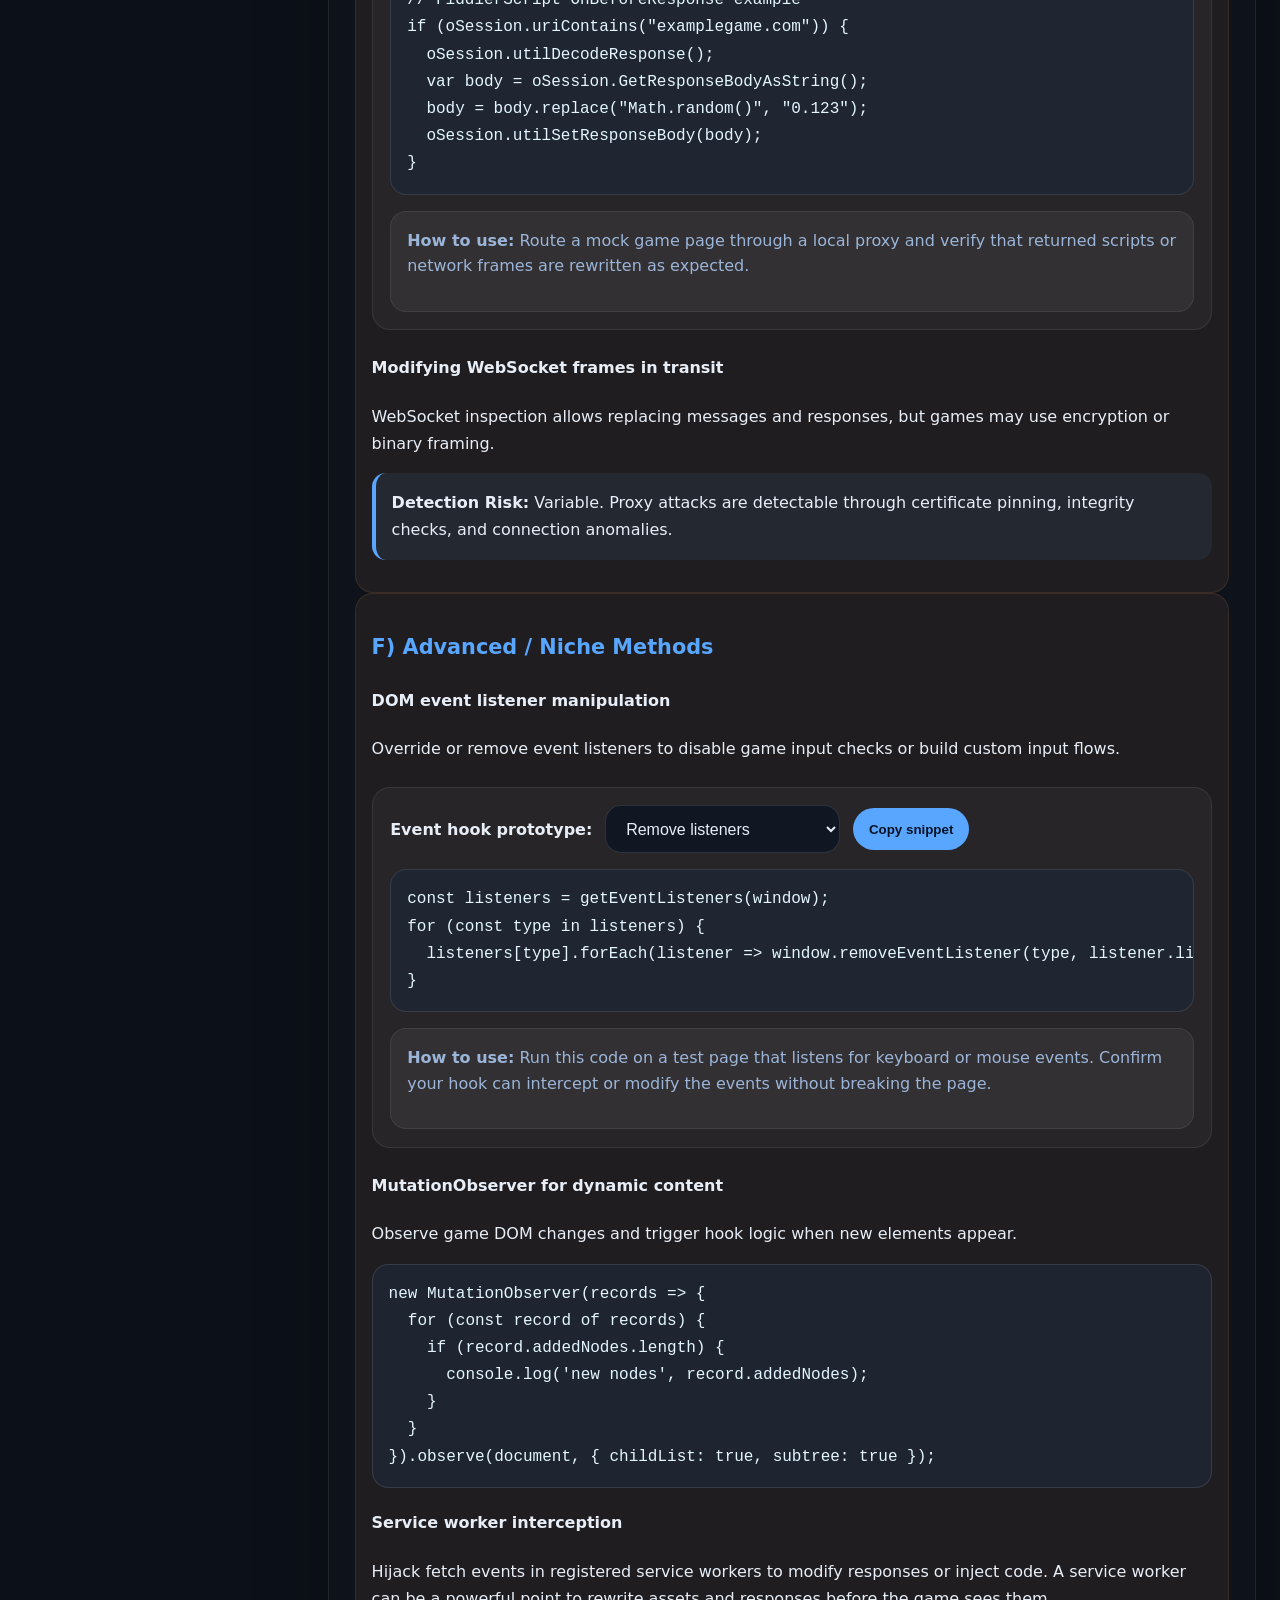
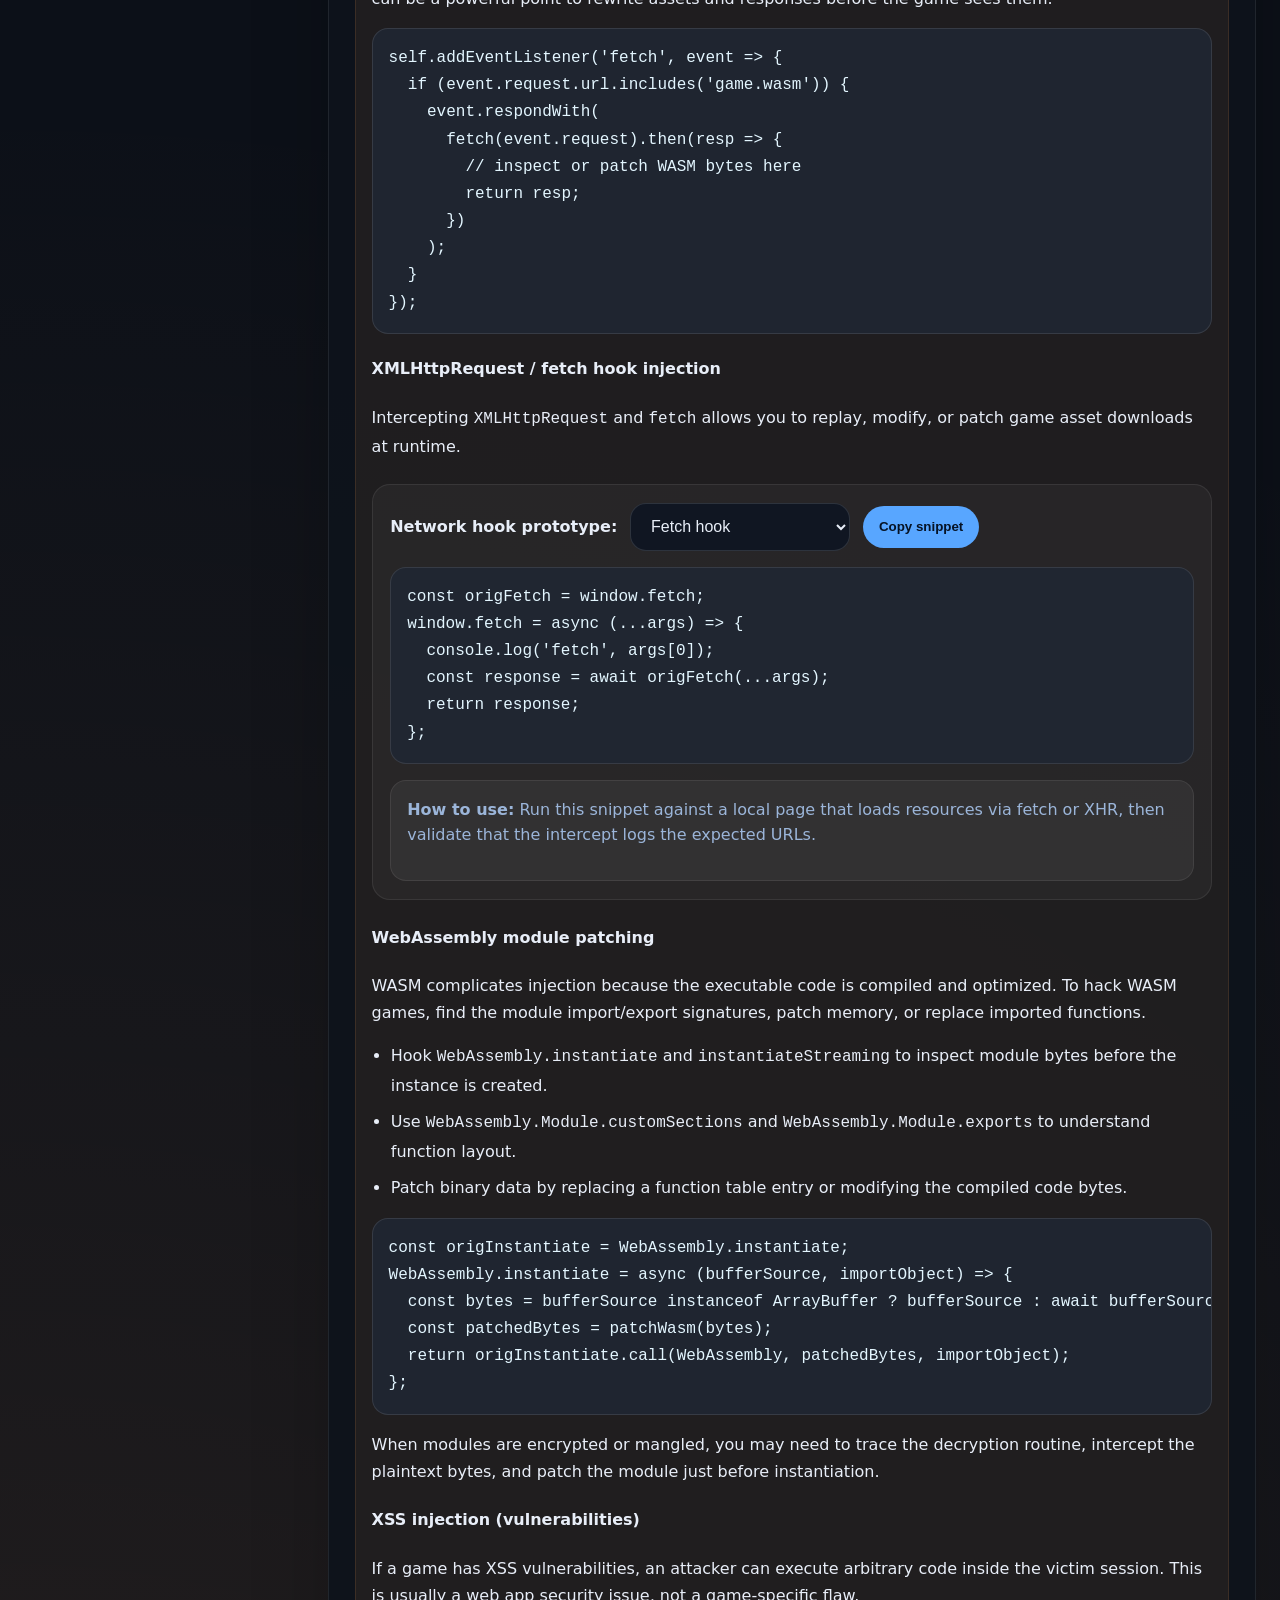
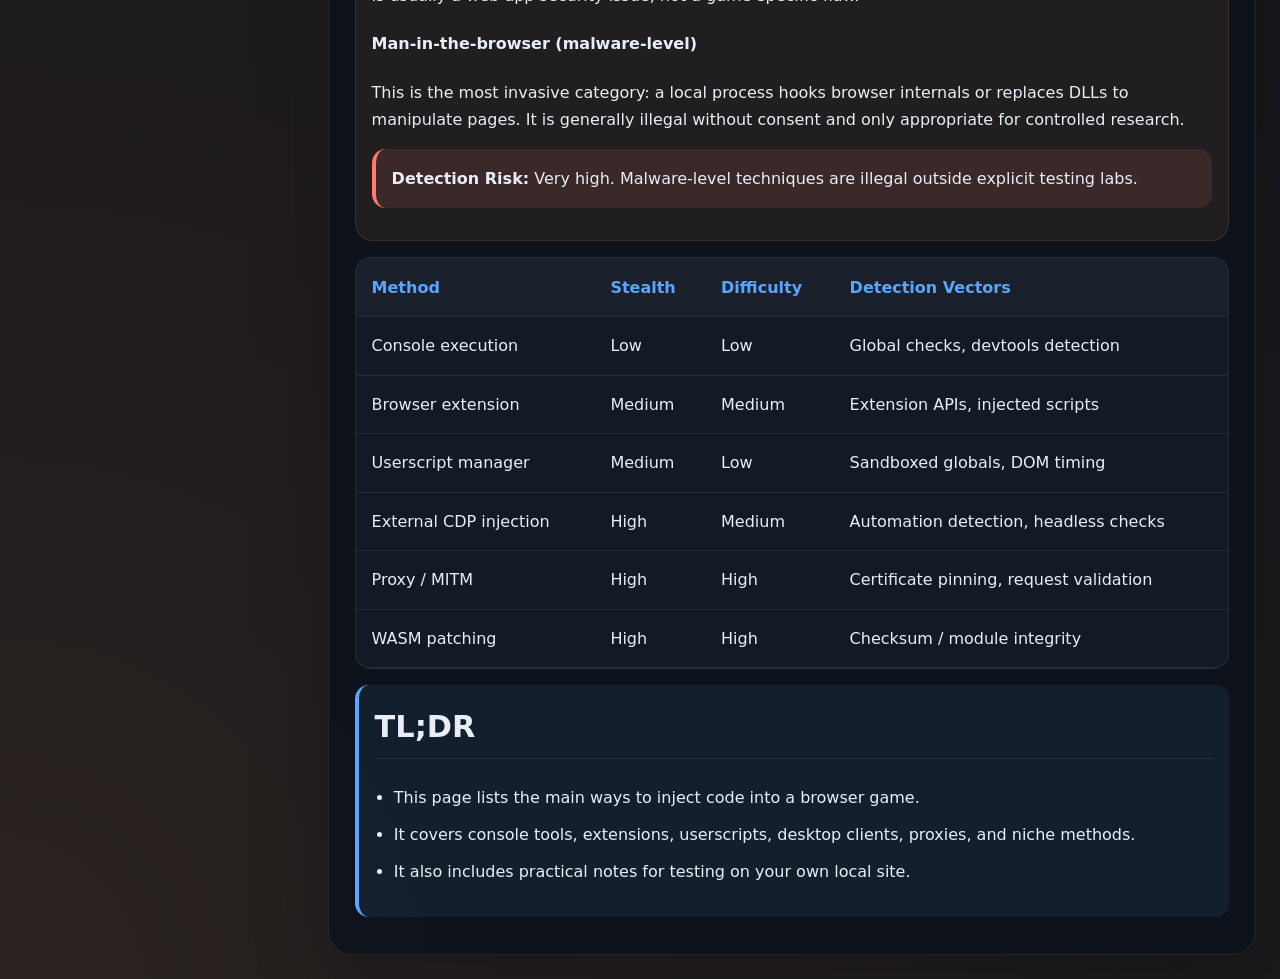
<file: injection.html>
<!DOCTYPE html>
<html lang="en">
<head>
    <meta charset="UTF-8">
    <meta name="viewport" content="width=device-width, initial-scale=1.0">
    <title>The Web Game Hacking Encyclopedia – Injection Methods Catalog</title>
    <link rel="stylesheet" href="style.css">
</head>
<body>
    <div class="page">
        <header>
            <h1>The Web Game Hacking Encyclopedia</h1>
            <p>Section 2: Injection methods catalog covering console, extension, userscript, external, proxy, and WASM techniques.</p>
            <div class="site-search">
                <input id="site-search-input" type="search" placeholder="Search this website..." aria-label="Search this website" autocomplete="off">
                <div id="site-search-results" class="search-results" hidden></div>
            </div>
        </header>
        <nav class="sidebar" aria-label="Site navigation">
            <h2>Navigation</h2>
            <ol>
                <li><a href="index.html">Home</a></li>
                <li><a href="introduction.html">Introduction</a></li>
                <li><a href="injection.html">Injection Catalog</a></li>
                <li><a href="stream-proof.html">Stream-Proof</a></li>
                <li><a href="specific-hack-types.html">Hack Types</a></li>
                <li><a href="case-studies.html">Case Studies</a></li>
                <li><a href="anti-detection.html">Anti-Detection</a></li>
                <li><a href="advanced-techniques.html">Advanced Techniques</a></li>
                <li><a href="browser-internals.html">Browser Internals</a></li>
                <li><a href="game-logic-patching.html">Game Logic Patching</a></li>
                <li><a href="defensive-analysis.html">Defensive Analysis</a></li>
                <li><a href="resources.html">Resources</a></li>
            </ol>
        </nav>
        <main>
            <section>
                <h2>Complete Injection Methods Catalog</h2>
                <p>Below are common injection approaches used to modify browser games and the detection/bypass considerations for each.</p>
                <div class="section-highlight">
                    <h3>A) Browser Console Methods</h3>
                    <p>The console is the simplest injection vector. A developer console can execute arbitrary JavaScript in the context of the current page.</p>
                    <h4>How it works</h4>
                    <p>Open the browser console and run code directly in the page context. That code can override functions, inspect objects, and mutate global state.</p>
                    <h4>Step-by-step implementation</h4>
                    <ol>
                        <li>Open developer tools with <code>F12</code> or <code>Ctrl+Shift+I</code>. On macOS, use <code>Cmd+Option+I</code> (or <code>Fn+F12</code> on keyboards without a dedicated function row); on Linux, <code>Ctrl+Shift+I</code> or <code>F12</code> is usually the same path.</li>
                        <li>Switch to the console tab.</li>
                        <li>Inspect the page with <code>window</code>, <code>document</code>, and loaded scripts.</li>
                        <li>Execute a short prototype injection and verify the effect.</li>
                        <li>Iterate by refining the hook and minimizing detection surface.</li>
                    </ol>
                    <div class="builder prototype-builder">
                        <div class="builder-header">
                            <span class="builder-label">Pick a console prototype:</span>
                            <select class="builder-select">
                                <option value="fetch-monitor">Fetch monitor</option>
                                <option value="dom-snapshot">DOM snapshot spy</option>
                                <option value="hook-alert">Hook alert/confirm</option>
                            </select>
                            <button class="copy-code">Copy snippet</button>
                        </div>
                        <div class="builder-preview">
                            <pre><code class="language-js js-preview"></code></pre>
                        </div>
                        <div class="builder-notes">
                            <p><strong>How to use:</strong> Choose a prototype, copy the code, and paste it into the console on any page. Then inspect <code>window</code> and <code>document</code>.</p>
                        </div>
                        <template data-choice="fetch-monitor">
const originalFetch = window.fetch;
window.fetch = async (...args) => {
  console.log('fetch called', args);
  const response = await originalFetch(...args);
  return response;
};
                        </template>
                        <template data-choice="dom-snapshot">
const snapshot = [];
document.querySelectorAll('script').forEach(script => {
  snapshot.push({src: script.src, type: script.type, text: script.textContent?.slice(0, 100)});
});
console.table(snapshot);
                        </template>
                        <template data-choice="hook-alert">
const originalAlert = window.alert;
window.alert = message => {
  console.log('alert blocked:', message);
};
const originalConfirm = window.confirm;
window.confirm = message => {
  console.log('confirm intercepted:', message);
  return true;
};
                        </template>
                    </div>
                    <h4>Detection vectors</h4>
                    <ul>
                        <li>Monitoring <code>window.fetch</code> and other native APIs for overrides.</li>
                        <li>Detecting unexpected additions to <code>window</code> or <code>document</code>.</li>
                        <li>Checking if developer tools are open or paused debugging is active.</li>
                    </ul>
                    <h4>Bypass techniques</h4>
                    <ul>
                        <li>Use <code>Object.defineProperty</code> to create read-only wrappers around modified functions.</li>
                        <li>Modify prototypes instead of overwriting globals directly.</li>
                        <li>Hide modifications within frequently used objects to avoid simple property scans.</li>
                    </ul>
                    <h4>Examples</h4>
                    <pre><code class="language-js">// Override alert, confirm, fetch safely
const originalFetch = window.fetch;
Object.defineProperty(window, 'fetch', {
  value: async (...args) => {
    console.log('fetch intercepted', args[0]);
    return originalFetch(...args);
  },
  writable: false
});
</code></pre>
                    <p class="notice"><strong>Detection Risk:</strong> High if the game scans for overwritten globals.</p>
                    <h4>Prototype pollution attacks</h4>
                    <p>Polluting <code>Object.prototype</code> or constructor prototypes can change behavior for many objects at once.</p>
                    <pre><code class="language-js">Object.prototype.hacked = true;
// Every object now inherits hacked=true
</code></pre>
                    <h4>Global variable manipulation</h4>
                    <p>Games often expose state on <code>window</code>. Reading and changing these globals can create hacks quickly. Start by logging suspected game variables, then carefully adjust them in small steps.</p>
                </div>
                <div class="section-highlight">
                    <h3>Testing on your own local site</h3>
                    <p>Before targeting a live game, create a local mock page with a simple game loop and a global object you can modify. This makes it safe to learn injection and verify behavior.</p>
                    <h4>Local sandbox example</h4>
                    <pre><code class="language-html">&lt;!DOCTYPE html&gt;
&lt;html&gt;
&lt;head&gt;&lt;meta charset="utf-8"&gt;&lt;title&gt;Injection Test&lt;/title&gt;&lt;/head&gt;
&lt;body&gt;
&lt;script&gt;
window.mockGame = {
  score: 0,
  player: {x: 10, y: 5},
  enemies: [{x: 20, y: 7}, {x: 14, y: 12}]
};
function tick() {
  window.mockGame.score += 1;
  document.body.textContent = 'Score: ' + window.mockGame.score;
  requestAnimationFrame(tick);
}
tick();
&lt;/script&gt;
&lt;/body&gt;
&lt;/html&gt;
</code></pre>
                    <h4>How to test</h4>
                    <ol>
                        <li>Save the file in your local web root or open it directly in the browser.</li>
                        <li>Open the console and run a small hook against <code>window.mockGame</code>.</li>
                        <li>Verify the hook modifies state or intercepts functions without breaking the page.</li>
                        <li>Iterate by simulating more realistic game loops or network calls.</li>
                    </ol>
                    <p class="builder-notes">This sandbox approach makes it easier to learn injection techniques safely and to understand how the code works before applying it to real targets.</p>
                </div>
                <div class="section-highlight">
                    <h3>B) Browser Extension Methods</h3>
                    <p>Extensions can inject powerful scripts into pages using Manifest V3 APIs and content scripts.</p>
                    <h4>How it works</h4>
                    <p>Extension content scripts run in the page environment and can use extension APIs to inject scripts, intercept network requests, and communicate with a background process.</p>
                    <h4>Step-by-step implementation</h4>
                    <ol>
                        <li>Create a Manifest V3 extension with content script rules.</li>
                        <li>Use <code>chrome.scripting.executeScript</code> to inject code on demand.</li>
                        <li>Pass commands through extension message ports.</li>
                        <li>Test against a safe local page by opening a mock game in Chrome and loading the unpacked extension.</li>
                    </ol>
                    <div class="builder prototype-builder">
                        <div class="builder-header">
                            <span class="builder-label">Build an extension injector:</span>
                            <select class="builder-select">
                                <option value="manifest">Manifest snippet</option>
                                <option value="content-script">Content script hook</option>
                                <option value="message-passing">Message passing</option>
                            </select>
                            <button class="copy-code">Copy snippet</button>
                        </div>
                        <div class="builder-preview">
                            <pre><code class="language-js js-preview"></code></pre>
                        </div>
                        <div class="builder-notes">
                            <p><strong>How to use:</strong> Copy one of these snippets into your extension project, then load the extension in developer mode and point it at a local test page.</p>
                        </div>
                        <template data-choice="manifest">
{
  "manifest_version": 3,
  "name": "Game Injector Demo",
  "permissions": ["scripting","activeTab"],
  "host_permissions": ["*://localhost/*"],
  "content_scripts": [{
    "matches": ["*://localhost/*"],
    "js": ["contentscript.js"],
    "run_at": "document_end"
  }]
}
                        </template>
                        <template data-choice="content-script">
// contentscript.js
window.addEventListener('load', () => {
  const hook = () => {
    console.log('Content script injected into', window.location.href);
    window.__demoInjected = true;
  };
  hook();
});
                        </template>
                        <template data-choice="message-passing">
// background.js
chrome.runtime.onMessage.addListener((message, sender, sendResponse) => {
  if (message.action === 'injectHook') {
    chrome.scripting.executeScript({
      target: {tabId: sender.tab.id},
      func: () => {
        window.__fromExtension = 'hello';
      }
    });
    sendResponse({status: 'injected'});
  }
});
                        </template>
                    </div>
                    <h4>Programmatic injection vs declarative NetRequest</h4>
                    <p>Declarative rules can block requests, but programmatic injection via scripting gives more control over in-page logic.</p>
                    <h4>Extension message passing for control</h4>
                    <p>Use <code>chrome.runtime.sendMessage</code> or port-based messaging to coordinate between the background script and page scripts.</p>
                    <h4>Stealth extension techniques</h4>
                    <ul>
                        <li>Use generic extension names and descriptions.</li>
                        <li>Limit injected code to the target domain.</li>
                        <li>Delay injection until game objects are available.</li>
                    </ul>
                    <p class="builder-notes">Test this flow first on a local page such as <code>http://localhost/test-page.html</code> with a mocked game object. Validate that the content script attaches expected hooks before moving to the target domain.</p>
                    <p class="notice"><strong>Detection Risk:</strong> Moderate. Games can inspect <code>chrome</code> APIs and installed extensions if they attempt to fingerprint the environment.</p>
                </div>
                <div class="section-highlight">
                    <h3>C) Userscript Managers</h3>
                    <p>Userscripts allow developers to inject custom JavaScript into pages through Tampermonkey, Greasemonkey, or Violentmonkey.</p>
                    <h4>@match and @include patterns</h4>
                    <p>These directives determine which pages the script will run on.</p>
                    <pre><code class="language-js">// ==UserScript==
// @name         Game Hook
// @match        *://*.examplegame.com/*
// @run-at       document-start
// ==/UserScript==
</code></pre>
                    <h4>GM_api functions</h4>
                    <ul>
                        <li><code>GM_setValue</code>, <code>GM_getValue</code> for persistent options.</li>
                        <li><code>GM_xmlhttpRequest</code> for cross-domain requests.</li>
                        <li><code>GM_addStyle</code> for overlay styling.</li>
                    </ul>
                    <h4>Running code before page loads</h4>
                    <p><code>@run-at document-start</code> allows scripts to execute before the game initializes, giving a chance to patch constructors and native functions early.</p>
                    <h4>UnsafeWindow vs window</h4>
                    <p><code>unsafeWindow</code> exposes the page context from the sandboxed userscript. In some managers, it is the only safe way to access page global variables.</p>
                    <div class="builder prototype-builder">
                        <div class="builder-header">
                            <span class="builder-label">Userscript prototype:</span>
                            <select class="builder-select">
                                <option value="option-storage">Settings storage</option>
                                <option value="style-overlay">Overlay CSS</option>
                                <option value="watch-dom">DOM mutation watch</option>
                            </select>
                            <button class="copy-code">Copy snippet</button>
                        </div>
                        <div class="builder-preview">
                            <pre><code class="language-js js-preview"></code></pre>
                        </div>
                        <div class="builder-notes">
                            <p><strong>How to use:</strong> Paste into a userscript manager, then open a local HTML test page to verify the hook runs before the game script.</p>
                        </div>
                        <template data-choice="option-storage">
// ==UserScript==
// @name         Game Config Demo
// @match        *://localhost/*
// @grant        GM_getValue
// @grant        GM_setValue
// ==/UserScript==

const defaultOptions = {active: true};
const options = await GM_getValue('options', defaultOptions);
console.log('Loaded options', options);
await GM_setValue('options', {...options, lastRun: Date.now()});
                        </template>
                        <template data-choice="style-overlay">
// ==UserScript==
// @name         Game Overlay Demo
// @match        *://localhost/*
// @grant        GM_addStyle
// ==/UserScript==

GM_addStyle(`
  #demo-overlay { position: fixed; top: 10px; right: 10px; z-index: 99999; padding: 8px 12px; background: rgba(0,0,0,0.65); color: #fff; border-radius: 12px; }
`);
const overlay = document.createElement('div');
overlay.id = 'demo-overlay';
overlay.textContent = 'Userscript injected';
document.body.appendChild(overlay);
                        </template>
                        <template data-choice="watch-dom">
// ==UserScript==
// @name         Game DOM Watch Demo
// @match        *://localhost/*
// @run-at       document-start
// ==/UserScript==

new MutationObserver(records => {
  for (const record of records) {
    if (record.addedNodes.length) {
      console.log('DOM changed', record.addedNodes);
    }
  }
}).observe(document, {childList: true, subtree: true});
                        </template>
                    </div>
                    <h4>Stealth: avoiding detection by game scripts</h4>
                    <ul>
                        <li>Use <code>Object.defineProperty</code> to avoid adding enumerable properties.</li>
                        <li>Hide script-specific globals behind a randomly generated prefix.</li>
                        <li>Delay heavy actions until the game has finished integrity checks.</li>
                    </ul>
                    <p class="notice"><strong>Detection Risk:</strong> Low to moderate depending on how much the game checks for script injection or suspicious global access.</p>
                </div>
                <div class="section-highlight">
                    <h3>D) External Client Injection (Desktop)</h3>
                    <p>Desktop injection uses browser debugging interfaces to control or modify a browser instance externally.</p>
                    <h4>Chrome DevTools Protocol (CDP) via <code>--remote-debugging-port</code></h4>
                    <p>Launch Chrome with a remote debugging port and connect via WebSocket to inject scripts or modify page state remotely.</p>
                    <pre><code class="language-sh">chrome --remote-debugging-port=9222 --user-data-dir=/tmp/custom-profile</code></pre>
                    <p>On macOS, the same launch usually works with <code>open -a "Google Chrome" --args --remote-debugging-port=9222 --user-data-dir=/tmp/custom-profile</code>. On Linux, use your installed browser binary such as <code>google-chrome</code>, <code>chromium</code>, or <code>chromium-browser</code> with the same flags.</p>
                    <div class="builder prototype-builder">
                        <div class="builder-header">
                            <span class="builder-label">CDP prototype:</span>
                            <select class="builder-select">
                                <option value="eval-script">Runtime.evaluate script</option>
                                <option value="dom-snapshot">DOM snapshot via CDP</option>
                                <option value="network-log">Log network requests</option>
                            </select>
                            <button class="copy-code">Copy snippet</button>
                        </div>
                        <div class="builder-preview">
                            <pre><code class="language-js js-preview"></code></pre>
                        </div>
                        <div class="builder-notes">
                            <p><strong>How to use:</strong> Run this Node.js snippet after starting Chrome with remote debugging, then connect to a test page and verify the page state can be changed externally.</p>
                        </div>
                        <template data-choice="eval-script">
const CDP = require('chrome-remote-interface');
CDP(async (client) => {
  const {Runtime} = client;
  await Runtime.evaluate({expression: 'window.__cdpInjected = true;'});
  client.close();
});
                        </template>
                        <template data-choice="dom-snapshot">
const CDP = require('chrome-remote-interface');
CDP(async (client) => {
  const {DOM} = client;
  const root = await DOM.getDocument();
  console.log('Root node id', root.root.nodeId);
  client.close();
});
                        </template>
                        <template data-choice="network-log">
const CDP = require('chrome-remote-interface');
CDP(async (client) => {
  const {Network} = client;
  await Network.enable();
  Network.requestWillBeSent((params) => {
    console.log('Request', params.request.url);
  });
});
                        </template>
                    </div>
                    <h4>Puppeteer/Playwright stealth configurations</h4>
                    <p>Automation frameworks can use stealth plugins or browser context settings to reduce detection by game safeguards.</p>
                    <pre><code class="language-js">const puppeteer = require('puppeteer-extra');
const stealth = require('puppeteer-extra-plugin-stealth')();
puppeteer.use(stealth);
const browser = await puppeteer.launch({
  headless: false,
  args: ['--disable-blink-features=AutomationControlled']
});
</code></pre>
                    <h4>WebSocket connections to debugger</h4>
                    <p>Connect to the CDP endpoint and use <code>Runtime.evaluate</code> to execute injection scripts.</p>
                    <h4>Direct memory manipulation</h4>
                    <p>Electron and CEF-based games expose runtime memory patterns that can be manipulated externally in native code, but this is highly platform-specific and outside pure JS.</p>
                    <p class="builder-notes">For local testing, run a simple game page from your machine and use CDP to change a window variable, then verify the browser updated it in real time.</p>
                    <p class="notice warning"><strong>Ethical Note:</strong> External injection is powerful and should only be used in controlled testing environments.</p>
                </div>
                <div class="section-highlight">
                    <h3>E) Proxy / MITM Methods</h3>
                    <p>Intercepting and modifying network traffic between the browser and game servers can alter game behavior or unblock hidden data.</p>
                    <h4>Fiddler / Burp Suite script injection</h4>
                    <p>Use proxy scripting hooks to rewrite HTML, JavaScript, or WebSocket messages.</p>
                    <p>Fiddler is most common on Windows, so on macOS and Linux the equivalent workflow is usually Burp Suite or <code>mitmproxy</code>, both of which support the same kind of request/response rewriting and WebSocket inspection.</p>
                    <pre><code class="language-js">// FiddlerScript OnBeforeResponse example
if (oSession.uriContains("examplegame.com")) {
  oSession.utilDecodeResponse();
  var body = oSession.GetResponseBodyAsString();
  body = body.replace("Math.random()", "0.123");
  oSession.utilSetResponseBody(body);
}
</code></pre>
                    <h4>mitmproxy custom addons</h4>
                    <div class="builder prototype-builder">
                        <div class="builder-header">
                            <span class="builder-label">Proxy patch prototype:</span>
                            <select class="builder-select">
                                <option value="fiddler">Fiddler script</option>
                                <option value="mitmproxy">mitmproxy addon</option>
                                <option value="websocket">WebSocket filter</option>
                            </select>
                            <button class="copy-code">Copy snippet</button>
                        </div>
                        <div class="builder-preview">
                            <pre><code class="language-js js-preview"></code></pre>
                        </div>
                        <div class="builder-notes">
                            <p><strong>How to use:</strong> Route a mock game page through a local proxy and verify that returned scripts or network frames are rewritten as expected.</p>
                        </div>
                        <template data-choice="fiddler">// FiddlerScript OnBeforeResponse example
if (oSession.uriContains("examplegame.com")) {
  oSession.utilDecodeResponse();
  var body = oSession.GetResponseBodyAsString();
  body = body.replace("Math.random()", "0.123");
  oSession.utilSetResponseBody(body);
}
</template>
                        <template data-choice="mitmproxy">from mitmproxy import http

def response(flow: http.HTTPFlow):
    if "examplegame.com" in flow.request.host:
        text = flow.response.get_text()
        text = text.replace('window.init', 'window.initHijacked')
        flow.response.set_text(text)
</template>
                        <template data-choice="websocket">def websocket_message(flow):
    if "examplegame.com" in flow.request.host:
        for msg in flow.websocket.messages:
            if msg.is_text:
                msg.content = msg.content.replace('ping', 'customPing')
</template>
                    </div>
                    <h4>Modifying WebSocket frames in transit</h4>
                    <p>WebSocket inspection allows replacing messages and responses, but games may use encryption or binary framing.</p>
                    <p class="notice"><strong>Detection Risk:</strong> Variable. Proxy attacks are detectable through certificate pinning, integrity checks, and connection anomalies.</p>
                </div>
                <div class="section-highlight">
                    <h3>F) Advanced / Niche Methods</h3>
                    <h4>DOM event listener manipulation</h4>
                    <p>Override or remove event listeners to disable game input checks or build custom input flows.</p>
                    <div class="builder prototype-builder">
                        <div class="builder-header">
                            <span class="builder-label">Event hook prototype:</span>
                            <select class="builder-select">
                                <option value="remove-listeners">Remove listeners</option>
                                <option value="wrap-listeners">Wrap listeners</option>
                                <option value="log-events">Log mouse and keyboard</option>
                            </select>
                            <button class="copy-code">Copy snippet</button>
                        </div>
                        <div class="builder-preview">
                            <pre><code class="language-js js-preview"></code></pre>
                        </div>
                        <div class="builder-notes">
                            <p><strong>How to use:</strong> Run this code on a test page that listens for keyboard or mouse events. Confirm your hook can intercept or modify the events without breaking the page.</p>
                        </div>
                        <template data-choice="remove-listeners">const listeners = getEventListeners(window);
for (const type in listeners) {
  listeners[type].forEach(listener => window.removeEventListener(type, listener.listener));
}
</template>
                        <template data-choice="wrap-listeners">const origAdd = EventTarget.prototype.addEventListener;
EventTarget.prototype.addEventListener = function(type, listener, options) {
  const wrapper = function(event) {
    console.log('event', type, event);
    return listener.call(this, event);
  };
  return origAdd.call(this, type, wrapper, options);
};
</template>
                        <template data-choice="log-events">['keydown','keyup','mousedown','mouseup'].forEach(type => {
  window.addEventListener(type, event => {
    console.log('event', type, event.code || event.button);
  }, true);
});
</template>
                    </div>
                    <h4>MutationObserver for dynamic content</h4>
                    <p>Observe game DOM changes and trigger hook logic when new elements appear.</p>
                    <pre><code class="language-js">new MutationObserver(records =&gt; {
  for (const record of records) {
    if (record.addedNodes.length) {
      console.log('new nodes', record.addedNodes);
    }
  }
}).observe(document, { childList: true, subtree: true });
</code></pre>
                    <h4>Service worker interception</h4>
                    <p>Hijack fetch events in registered service workers to modify responses or inject code. A service worker can be a powerful point to rewrite assets and responses before the game sees them.</p>
                    <pre><code class="language-js">self.addEventListener('fetch', event =&gt; {
  if (event.request.url.includes('game.wasm')) {
    event.respondWith(
      fetch(event.request).then(resp =&gt; {
        // inspect or patch WASM bytes here
        return resp;
      })
    );
  }
});
</code></pre>
                    <h4>XMLHttpRequest / fetch hook injection</h4>
                    <p>Intercepting <code>XMLHttpRequest</code> and <code>fetch</code> allows you to replay, modify, or patch game asset downloads at runtime.</p>
                    <div class="builder prototype-builder">
                        <div class="builder-header">
                            <span class="builder-label">Network hook prototype:</span>
                            <select class="builder-select">
                                <option value="fetch-hook">Fetch hook</option>
                                <option value="xhr-hook">XHR hook</option>
                                <option value="wasm-intercept">WASM intercept</option>
                            </select>
                            <button class="copy-code">Copy snippet</button>
                        </div>
                        <div class="builder-preview">
                            <pre><code class="language-js js-preview"></code></pre>
                        </div>
                        <div class="builder-notes">
                            <p><strong>How to use:</strong> Run this snippet against a local page that loads resources via fetch or XHR, then validate that the intercept logs the expected URLs.</p>
                        </div>
                        <template data-choice="fetch-hook">const origFetch = window.fetch;
window.fetch = async (...args) =&gt; {
  console.log('fetch', args[0]);
  const response = await origFetch(...args);
  return response;
};
</template>
                        <template data-choice="xhr-hook">const origOpen = XMLHttpRequest.prototype.open;
XMLHttpRequest.prototype.open = function(method, url) {
  this.addEventListener('load', () => {
    console.log('XHR loaded', url, this.status);
  });
  return origOpen.call(this, method, url);
};
</template>
                        <template data-choice="wasm-intercept">const origInstantiate = WebAssembly.instantiate;
WebAssembly.instantiate = async (bufferSource, importObject) =&gt; {
  const bytes = bufferSource instanceof ArrayBuffer ? bufferSource : await bufferSource.arrayBuffer();
  console.log('WASM bytes', bytes.byteLength);
  return origInstantiate.call(this, bytes, importObject);
};
</template>
                    </div>
                    <h4>WebAssembly module patching</h4>
                    <p>WASM complicates injection because the executable code is compiled and optimized. To hack WASM games, find the module import/export signatures, patch memory, or replace imported functions.</p>
                    <ul>
                        <li>Hook <code>WebAssembly.instantiate</code> and <code>instantiateStreaming</code> to inspect module bytes before the instance is created.</li>
                        <li>Use <code>WebAssembly.Module.customSections</code> and <code>WebAssembly.Module.exports</code> to understand function layout.</li>
                        <li>Patch binary data by replacing a function table entry or modifying the compiled code bytes.</li>
                    </ul>
                    <pre><code class="language-js">const origInstantiate = WebAssembly.instantiate;
WebAssembly.instantiate = async (bufferSource, importObject) =&gt; {
  const bytes = bufferSource instanceof ArrayBuffer ? bufferSource : await bufferSource.arrayBuffer();
  const patchedBytes = patchWasm(bytes);
  return origInstantiate.call(WebAssembly, patchedBytes, importObject);
};
</code></pre>
                    <p>When modules are encrypted or mangled, you may need to trace the decryption routine, intercept the plaintext bytes, and patch the module just before instantiation.</p>
                    <h4>XSS injection (vulnerabilities)</h4>
                    <p>If a game has XSS vulnerabilities, an attacker can execute arbitrary code inside the victim session. This is usually a web app security issue, not a game-specific flaw.</p>
                    <h4>Man-in-the-browser (malware-level)</h4>
                    <p>This is the most invasive category: a local process hooks browser internals or replaces DLLs to manipulate pages. It is generally illegal without consent and only appropriate for controlled research.</p>
                    <p class="notice warning"><strong>Detection Risk:</strong> Very high. Malware-level techniques are illegal outside explicit testing labs.</p>
                </div>
                <div class="table-wrapper">
                    <table>
                        <thead>
                            <tr><th>Method</th><th>Stealth</th><th>Difficulty</th><th>Detection Vectors</th></tr>
                        </thead>
                        <tbody>
                            <tr><td>Console execution</td><td>Low</td><td>Low</td><td>Global checks, devtools detection</td></tr>
                            <tr><td>Browser extension</td><td>Medium</td><td>Medium</td><td>Extension APIs, injected scripts</td></tr>
                            <tr><td>Userscript manager</td><td>Medium</td><td>Low</td><td>Sandboxed globals, DOM timing</td></tr>
                            <tr><td>External CDP injection</td><td>High</td><td>Medium</td><td>Automation detection, headless checks</td></tr>
                            <tr><td>Proxy / MITM</td><td>High</td><td>High</td><td>Certificate pinning, request validation</td></tr>
                            <tr><td>WASM patching</td><td>High</td><td>High</td><td>Checksum / module integrity</td></tr>
                        </tbody>
                    </table>
                </div>
            </section>
                <section class="notice" aria-label="TL;DR summary">
            <h2>TL;DR</h2>
            <ul>
            <li>This page lists the main ways to inject code into a browser game.</li>
            <li>It covers console tools, extensions, userscripts, desktop clients, proxies, and niche methods.</li>
            <li>It also includes practical notes for testing on your own local site.</li>
            </ul>
        </section>
        </main>
    </div>
    <script src="interactive.js"></script>
</body>
</html>
</file>
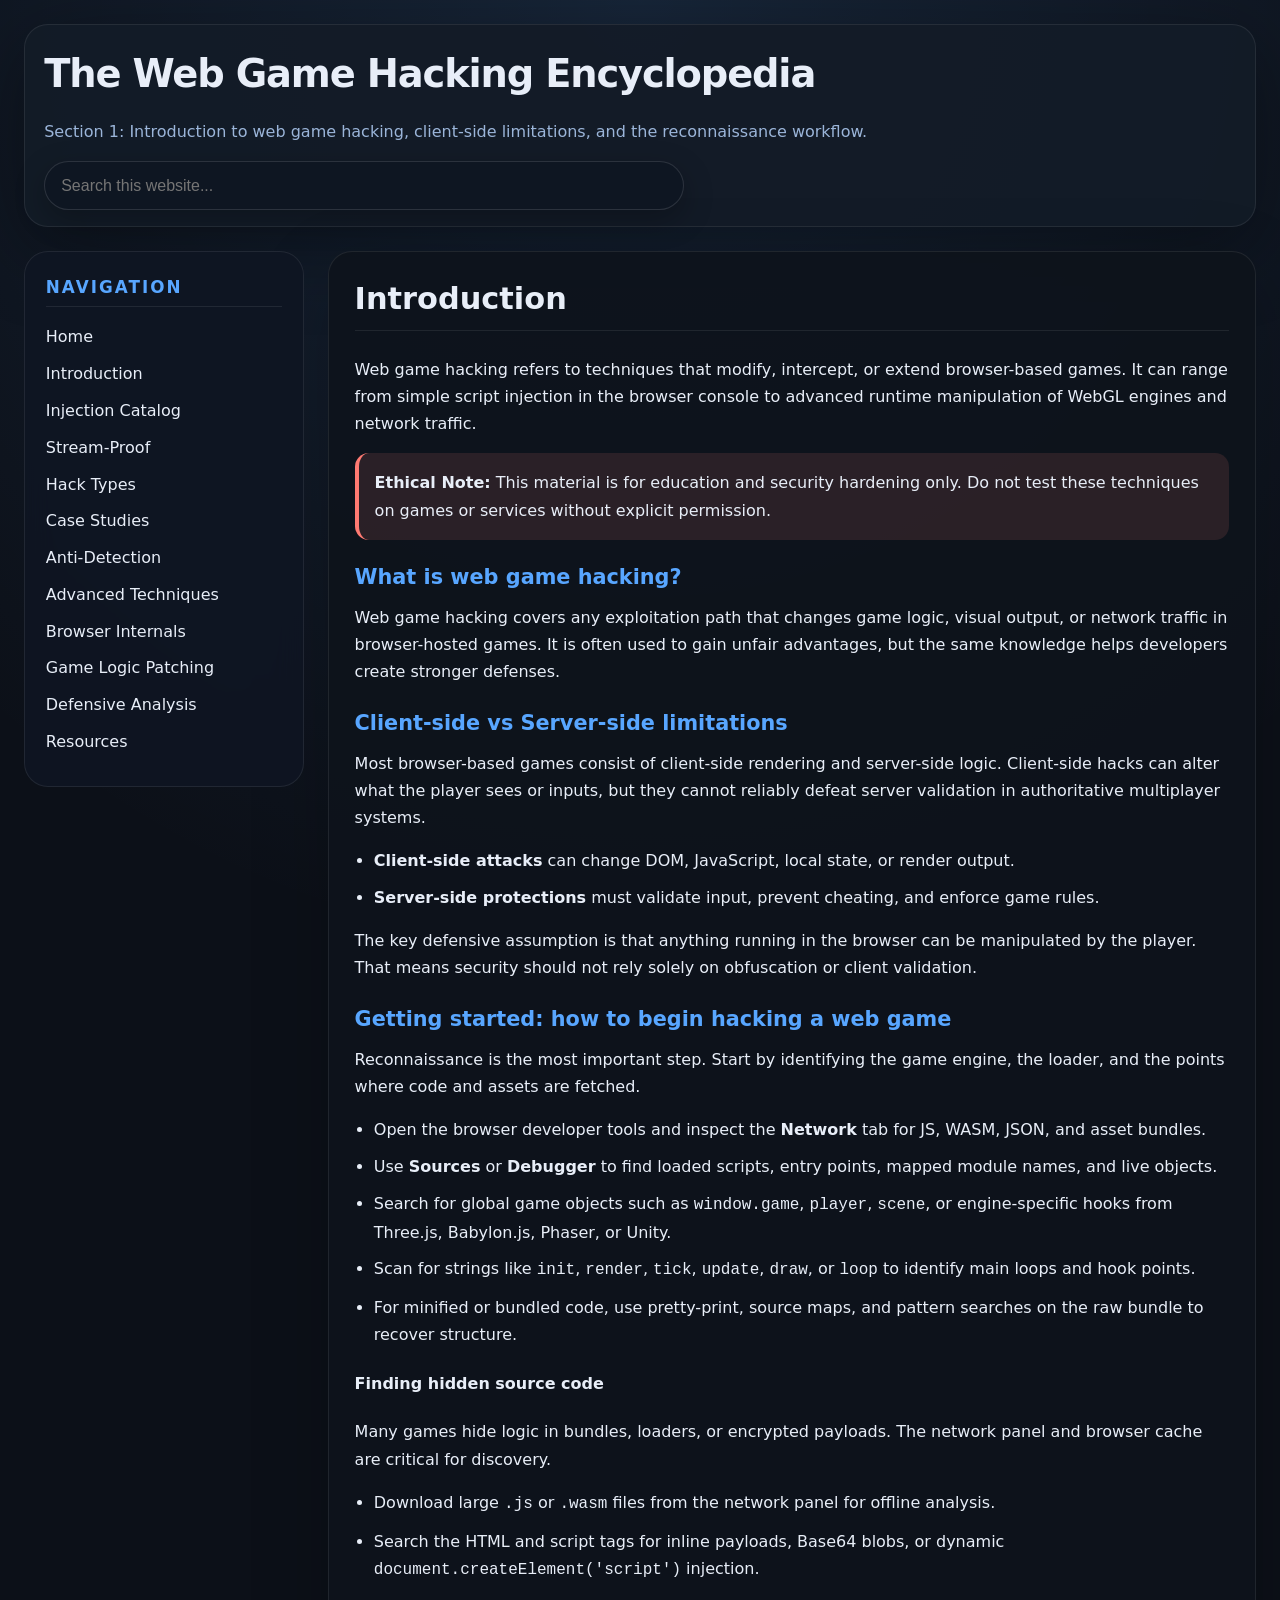
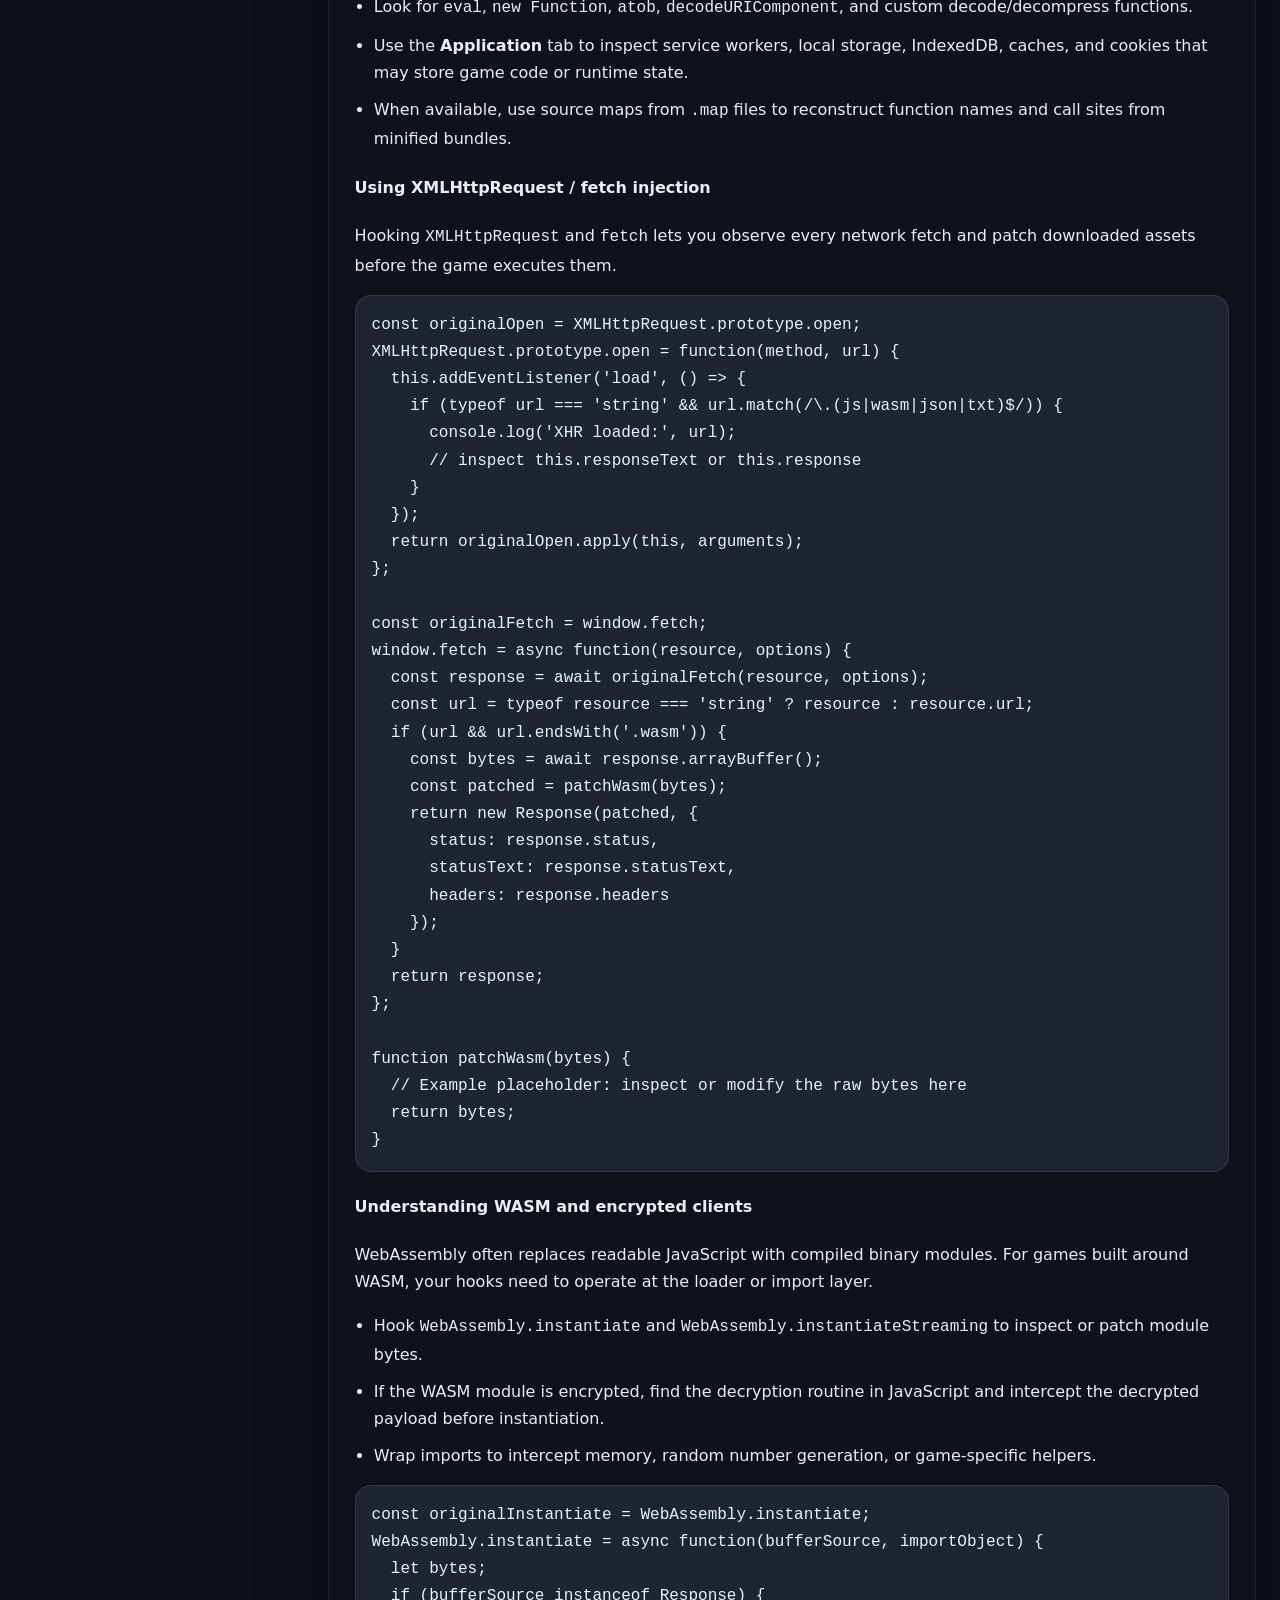
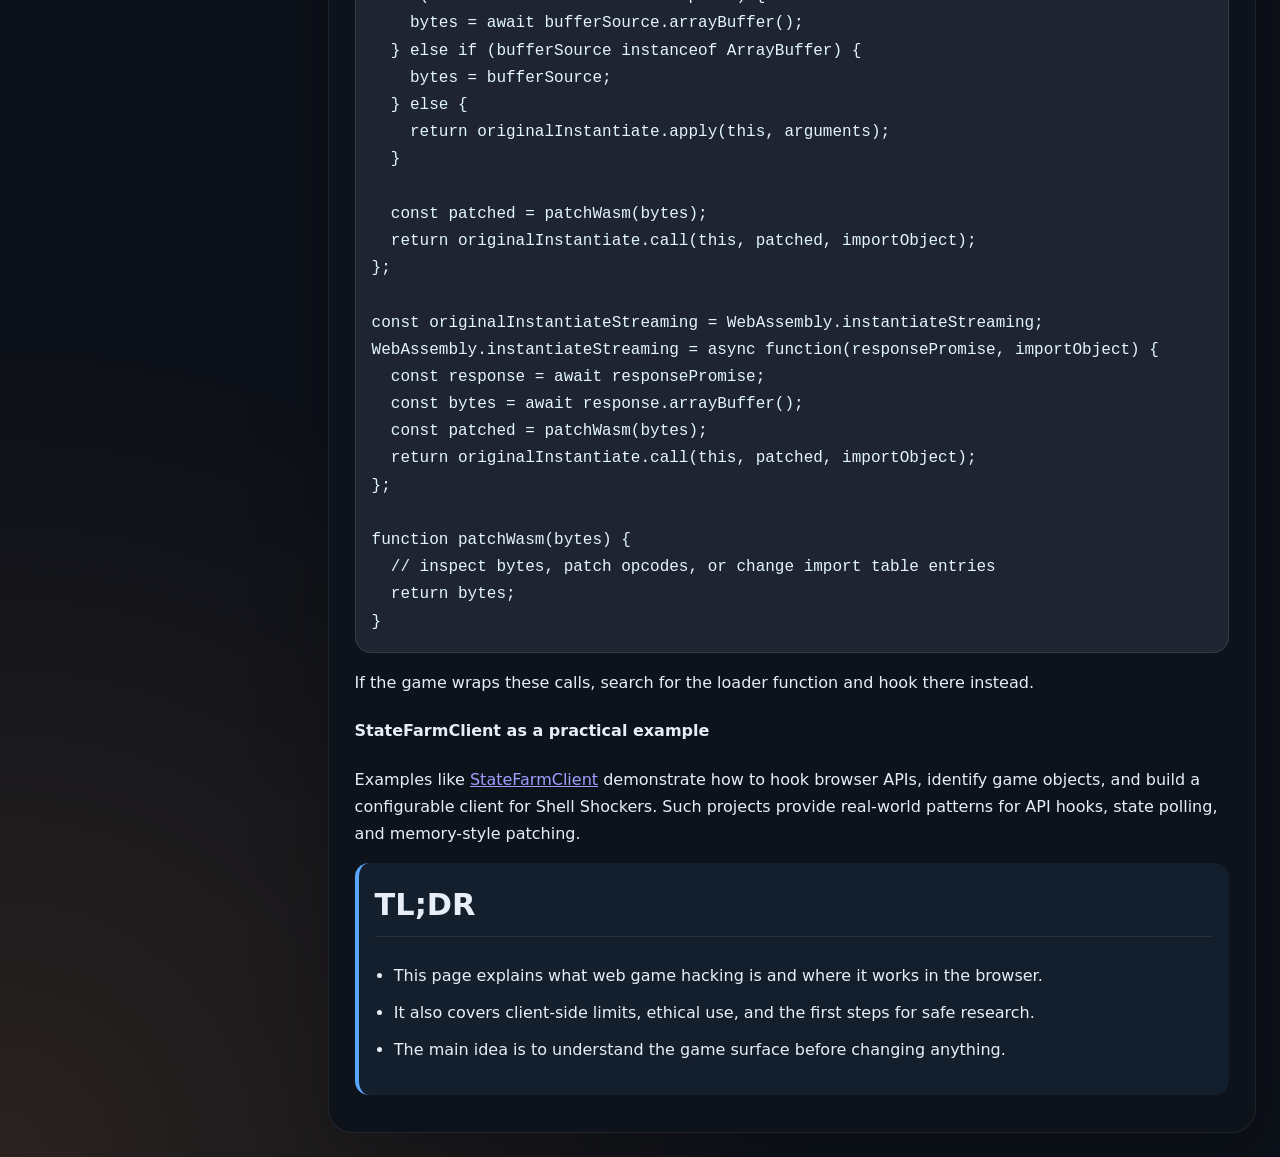
<file: introduction.html>
<!DOCTYPE html>
<html lang="en">
<head>
    <meta charset="UTF-8">
    <meta name="viewport" content="width=device-width, initial-scale=1.0">
    <title>The Web Game Hacking Encyclopedia – Introduction</title>
    <link rel="stylesheet" href="style.css">
</head>
<body>
    <div class="page">
        <header>
            <h1>The Web Game Hacking Encyclopedia</h1>
            <p>Section 1: Introduction to web game hacking, client-side limitations, and the reconnaissance workflow.</p>
            <div class="site-search">
                <input id="site-search-input" type="search" placeholder="Search this website..." aria-label="Search this website" autocomplete="off">
                <div id="site-search-results" class="search-results" hidden></div>
            </div>
        </header>
        <nav class="sidebar" aria-label="Site navigation">
            <h2>Navigation</h2>
            <ol>
                <li><a href="index.html">Home</a></li>
                <li><a href="introduction.html">Introduction</a></li>
                <li><a href="injection.html">Injection Catalog</a></li>
                <li><a href="stream-proof.html">Stream-Proof</a></li>
                <li><a href="specific-hack-types.html">Hack Types</a></li>
                <li><a href="case-studies.html">Case Studies</a></li>
                <li><a href="anti-detection.html">Anti-Detection</a></li>
                <li><a href="advanced-techniques.html">Advanced Techniques</a></li>
                <li><a href="browser-internals.html">Browser Internals</a></li>
                <li><a href="game-logic-patching.html">Game Logic Patching</a></li>
                <li><a href="defensive-analysis.html">Defensive Analysis</a></li>
                <li><a href="resources.html">Resources</a></li>
            </ol>
        </nav>
        <main>
            <section>
                <h2>Introduction</h2>
                <p>Web game hacking refers to techniques that modify, intercept, or extend browser-based games. It can range from simple script injection in the browser console to advanced runtime manipulation of WebGL engines and network traffic.</p>
                <div class="notice warning">
                    <strong>Ethical Note:</strong> This material is for education and security hardening only. Do not test these techniques on games or services without explicit permission.
                </div>
                <h3>What is web game hacking?</h3>
                <p>Web game hacking covers any exploitation path that changes game logic, visual output, or network traffic in browser-hosted games. It is often used to gain unfair advantages, but the same knowledge helps developers create stronger defenses.</p>
                <h3>Client-side vs Server-side limitations</h3>
                <p>Most browser-based games consist of client-side rendering and server-side logic. Client-side hacks can alter what the player sees or inputs, but they cannot reliably defeat server validation in authoritative multiplayer systems.</p>
                <ul>
                    <li><strong>Client-side attacks</strong> can change DOM, JavaScript, local state, or render output.</li>
                    <li><strong>Server-side protections</strong> must validate input, prevent cheating, and enforce game rules.</li>
                </ul>
                <p>The key defensive assumption is that anything running in the browser can be manipulated by the player. That means security should not rely solely on obfuscation or client validation.</p>
                <h3>Getting started: how to begin hacking a web game</h3>
                <p>Reconnaissance is the most important step. Start by identifying the game engine, the loader, and the points where code and assets are fetched.</p>
                <ul>
                    <li>Open the browser developer tools and inspect the <strong>Network</strong> tab for JS, WASM, JSON, and asset bundles.</li>
                    <li>Use <strong>Sources</strong> or <strong>Debugger</strong> to find loaded scripts, entry points, mapped module names, and live objects.</li>
                    <li>Search for global game objects such as <code>window.game</code>, <code>player</code>, <code>scene</code>, or engine-specific hooks from Three.js, Babylon.js, Phaser, or Unity.</li>
                    <li>Scan for strings like <code>init</code>, <code>render</code>, <code>tick</code>, <code>update</code>, <code>draw</code>, or <code>loop</code> to identify main loops and hook points.</li>
                    <li>For minified or bundled code, use pretty-print, source maps, and pattern searches on the raw bundle to recover structure.</li>
                </ul>
                <h4>Finding hidden source code</h4>
                <p>Many games hide logic in bundles, loaders, or encrypted payloads. The network panel and browser cache are critical for discovery.</p>
                <ul>
                    <li>Download large <code>.js</code> or <code>.wasm</code> files from the network panel for offline analysis.</li>
                    <li>Search the HTML and script tags for inline payloads, Base64 blobs, or dynamic <code>document.createElement('script')</code> injection.</li>
                    <li>Look for <code>eval</code>, <code>new Function</code>, <code>atob</code>, <code>decodeURIComponent</code>, and custom decode/decompress functions.</li>
                    <li>Use the <strong>Application</strong> tab to inspect service workers, local storage, IndexedDB, caches, and cookies that may store game code or runtime state.</li>
                    <li>When available, use source maps from <code>.map</code> files to reconstruct function names and call sites from minified bundles.</li>
                </ul>
                <h4>Using XMLHttpRequest / fetch injection</h4>
                <p>Hooking <code>XMLHttpRequest</code> and <code>fetch</code> lets you observe every network fetch and patch downloaded assets before the game executes them.</p>
                <pre><code class="language-js">const originalOpen = XMLHttpRequest.prototype.open;
XMLHttpRequest.prototype.open = function(method, url) {
  this.addEventListener('load', () =&gt; {
    if (typeof url === 'string' && url.match(/\.(js|wasm|json|txt)$/)) {
      console.log('XHR loaded:', url);
      // inspect this.responseText or this.response
    }
  });
  return originalOpen.apply(this, arguments);
};

const originalFetch = window.fetch;
window.fetch = async function(resource, options) {
  const response = await originalFetch(resource, options);
  const url = typeof resource === 'string' ? resource : resource.url;
  if (url && url.endsWith('.wasm')) {
    const bytes = await response.arrayBuffer();
    const patched = patchWasm(bytes);
    return new Response(patched, {
      status: response.status,
      statusText: response.statusText,
      headers: response.headers
    });
  }
  return response;
};

function patchWasm(bytes) {
  // Example placeholder: inspect or modify the raw bytes here
  return bytes;
}
</code></pre>
                <h4>Understanding WASM and encrypted clients</h4>
                <p>WebAssembly often replaces readable JavaScript with compiled binary modules. For games built around WASM, your hooks need to operate at the loader or import layer.</p>
                <ul>
                    <li>Hook <code>WebAssembly.instantiate</code> and <code>WebAssembly.instantiateStreaming</code> to inspect or patch module bytes.</li>
                    <li>If the WASM module is encrypted, find the decryption routine in JavaScript and intercept the decrypted payload before instantiation.</li>
                    <li>Wrap imports to intercept memory, random number generation, or game-specific helpers.</li>
                </ul>
                <pre><code class="language-js">const originalInstantiate = WebAssembly.instantiate;
WebAssembly.instantiate = async function(bufferSource, importObject) {
  let bytes;
  if (bufferSource instanceof Response) {
    bytes = await bufferSource.arrayBuffer();
  } else if (bufferSource instanceof ArrayBuffer) {
    bytes = bufferSource;
  } else {
    return originalInstantiate.apply(this, arguments);
  }

  const patched = patchWasm(bytes);
  return originalInstantiate.call(this, patched, importObject);
};

const originalInstantiateStreaming = WebAssembly.instantiateStreaming;
WebAssembly.instantiateStreaming = async function(responsePromise, importObject) {
  const response = await responsePromise;
  const bytes = await response.arrayBuffer();
  const patched = patchWasm(bytes);
  return originalInstantiate.call(this, patched, importObject);
};

function patchWasm(bytes) {
  // inspect bytes, patch opcodes, or change import table entries
  return bytes;
}
</code></pre>
                <p>If the game wraps these calls, search for the loader function and hook there instead.</p>
                <h4>StateFarmClient as a practical example</h4>
                <p>Examples like <a href="https://github.com/Hydroflame522/StateFarmClient" target="_blank" rel="noreferrer">StateFarmClient</a> demonstrate how to hook browser APIs, identify game objects, and build a configurable client for Shell Shockers. Such projects provide real-world patterns for API hooks, state polling, and memory-style patching.</p>
            </section>
                <section class="notice" aria-label="TL;DR summary">
            <h2>TL;DR</h2>
            <ul>
            <li>This page explains what web game hacking is and where it works in the browser.</li>
            <li>It also covers client-side limits, ethical use, and the first steps for safe research.</li>
            <li>The main idea is to understand the game surface before changing anything.</li>
            </ul>
        </section>
        </main>
    </div>
    <script src="interactive.js"></script>
</body>
</html>
</file>
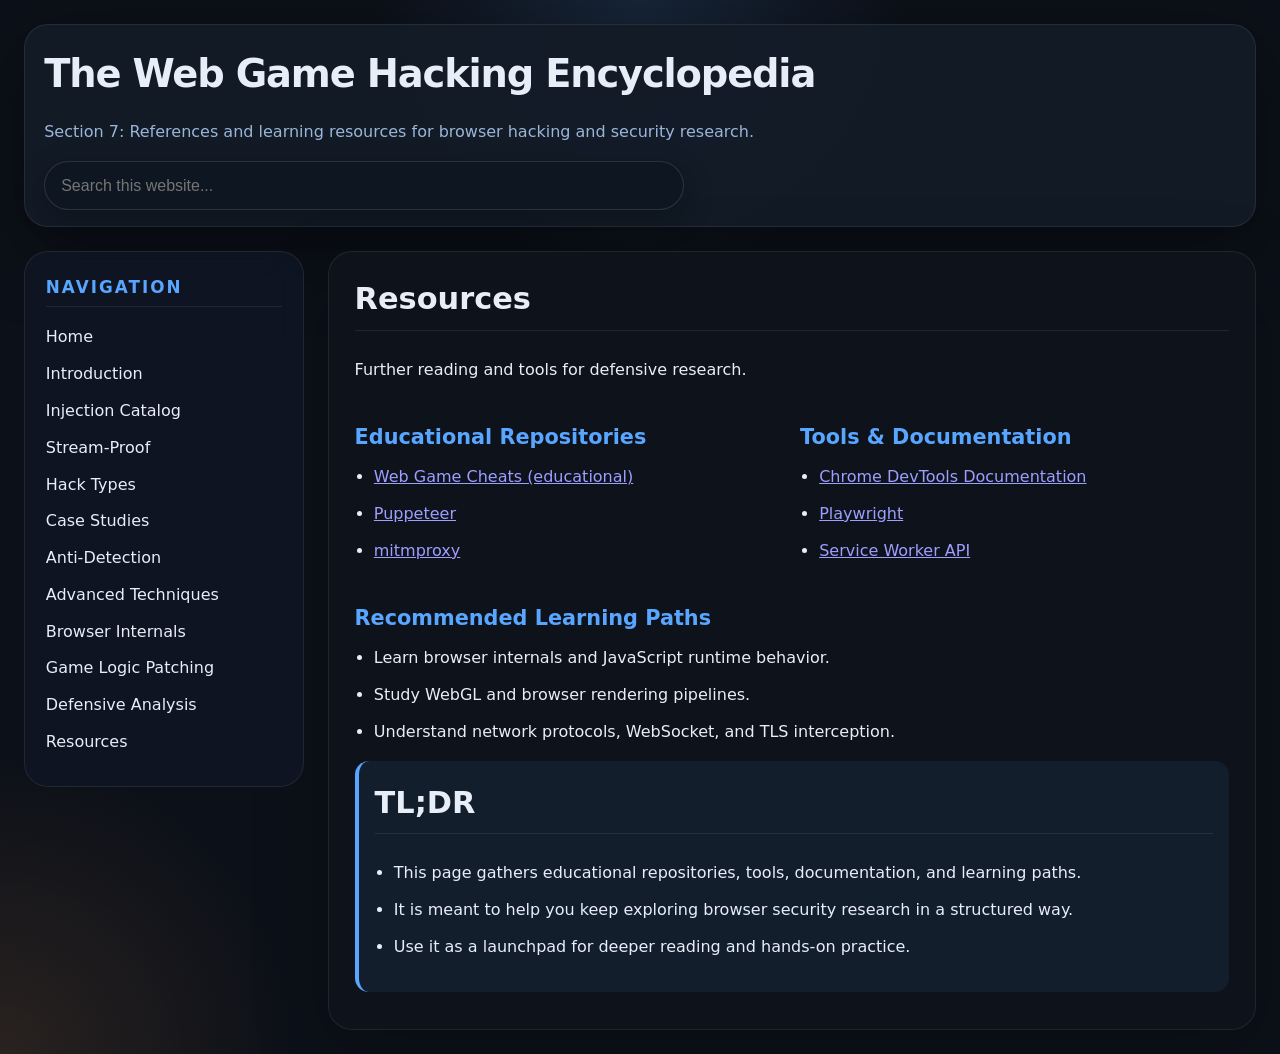
<file: resources.html>
<!DOCTYPE html>
<html lang="en">
<head>
    <meta charset="UTF-8">
    <meta name="viewport" content="width=device-width, initial-scale=1.0">
    <title>The Web Game Hacking Encyclopedia – Resources</title>
    <link rel="stylesheet" href="style.css">
</head>
<body>
    <div class="page">
        <header>
            <h1>The Web Game Hacking Encyclopedia</h1>
            <p>Section 7: References and learning resources for browser hacking and security research.</p>
            <div class="site-search">
                <input id="site-search-input" type="search" placeholder="Search this website..." aria-label="Search this website" autocomplete="off">
                <div id="site-search-results" class="search-results" hidden></div>
            </div>
        </header>
        <nav class="sidebar" aria-label="Site navigation">
            <h2>Navigation</h2>
            <ol>
                <li><a href="index.html">Home</a></li>
                <li><a href="introduction.html">Introduction</a></li>
                <li><a href="injection.html">Injection Catalog</a></li>
                <li><a href="stream-proof.html">Stream-Proof</a></li>
                <li><a href="specific-hack-types.html">Hack Types</a></li>
                <li><a href="case-studies.html">Case Studies</a></li>
                <li><a href="anti-detection.html">Anti-Detection</a></li>
                <li><a href="advanced-techniques.html">Advanced Techniques</a></li>
                <li><a href="browser-internals.html">Browser Internals</a></li>
                <li><a href="game-logic-patching.html">Game Logic Patching</a></li>
                <li><a href="defensive-analysis.html">Defensive Analysis</a></li>
                <li><a href="resources.html">Resources</a></li>
            </ol>
        </nav>
        <main>
            <section>
                <h2>Resources</h2>
                <p>Further reading and tools for defensive research.</p>
                <div class="grid-2">
                    <div>
                        <h3>Educational Repositories</h3>
                        <ul>
                            <li><a href="https://github.com/niklasb/web-game-cheats" target="_blank" rel="noreferrer">Web Game Cheats (educational)</a></li>
                            <li><a href="https://github.com/puppeteer/puppeteer" target="_blank" rel="noreferrer">Puppeteer</a></li>
                            <li><a href="https://github.com/mitmproxy/mitmproxy" target="_blank" rel="noreferrer">mitmproxy</a></li>
                        </ul>
                    </div>
                    <div>
                        <h3>Tools & Documentation</h3>
                        <ul>
                            <li><a href="https://developer.chrome.com/docs/devtools/" target="_blank" rel="noreferrer">Chrome DevTools Documentation</a></li>
                            <li><a href="https://playwright.dev/" target="_blank" rel="noreferrer">Playwright</a></li>
                            <li><a href="https://developer.mozilla.org/en-US/docs/Web/API/Service_Worker_API" target="_blank" rel="noreferrer">Service Worker API</a></li>
                        </ul>
                    </div>
                </div>
                <h3>Recommended Learning Paths</h3>
                <ul>
                    <li>Learn browser internals and JavaScript runtime behavior.</li>
                    <li>Study WebGL and browser rendering pipelines.</li>
                    <li>Understand network protocols, WebSocket, and TLS interception.</li>
                </ul>
            </section>
                <section class="notice" aria-label="TL;DR summary">
            <h2>TL;DR</h2>
            <ul>
            <li>This page gathers educational repositories, tools, documentation, and learning paths.</li>
            <li>It is meant to help you keep exploring browser security research in a structured way.</li>
            <li>Use it as a launchpad for deeper reading and hands-on practice.</li>
            </ul>
        </section>
        </main>
    </div>
    <script src="interactive.js"></script>
</body>
</html>
</file>
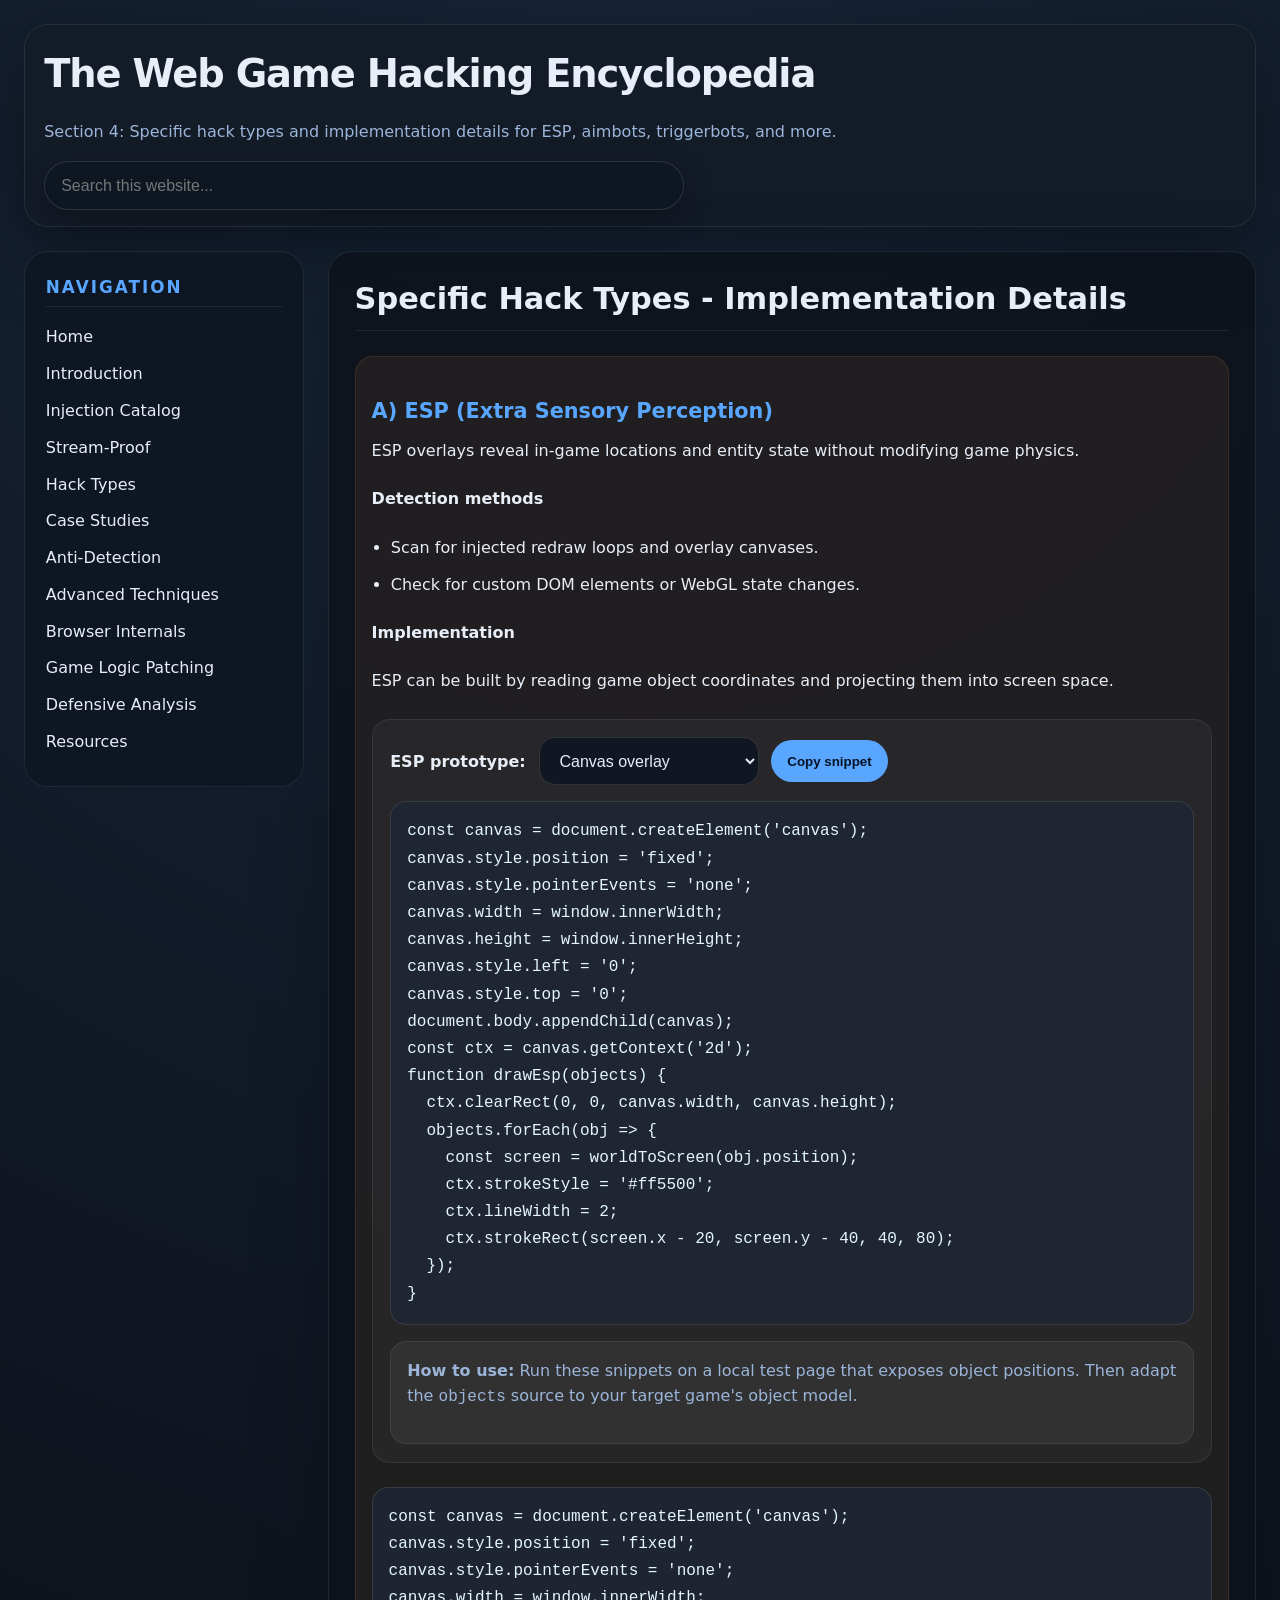
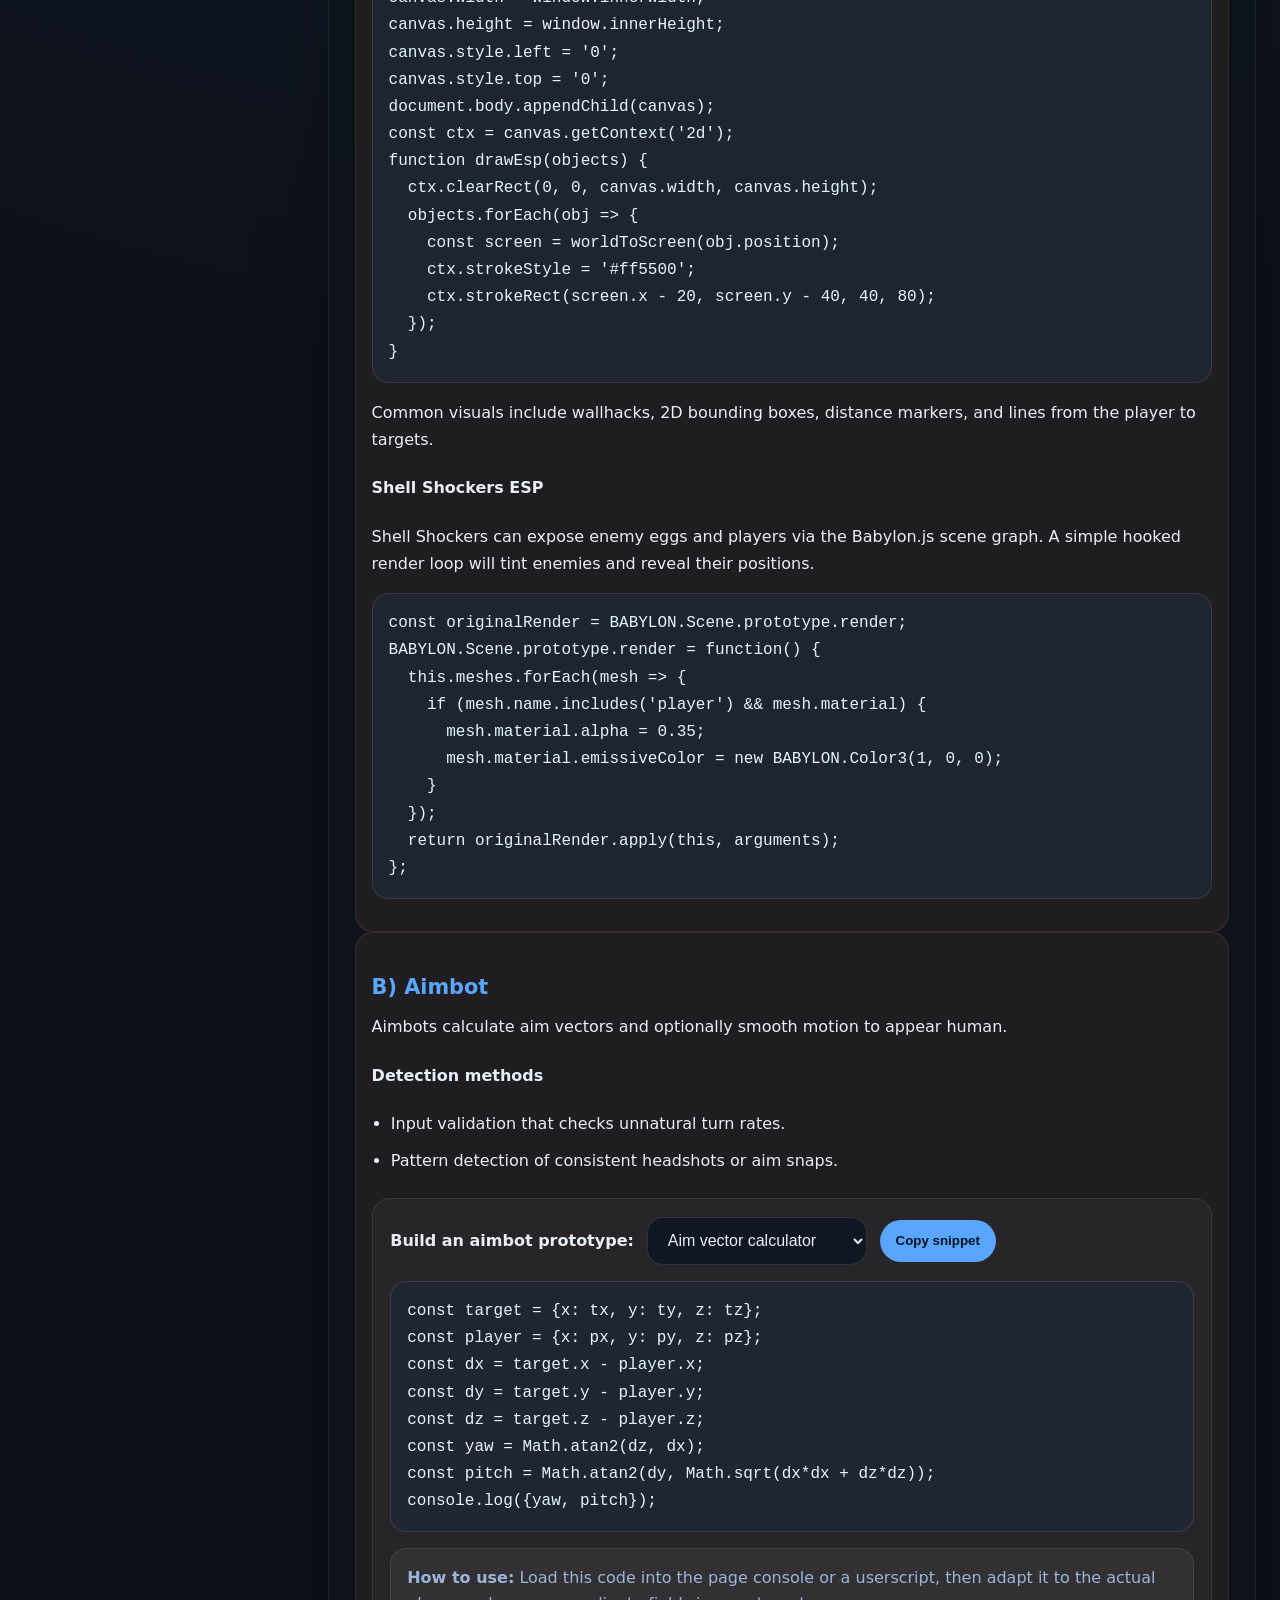
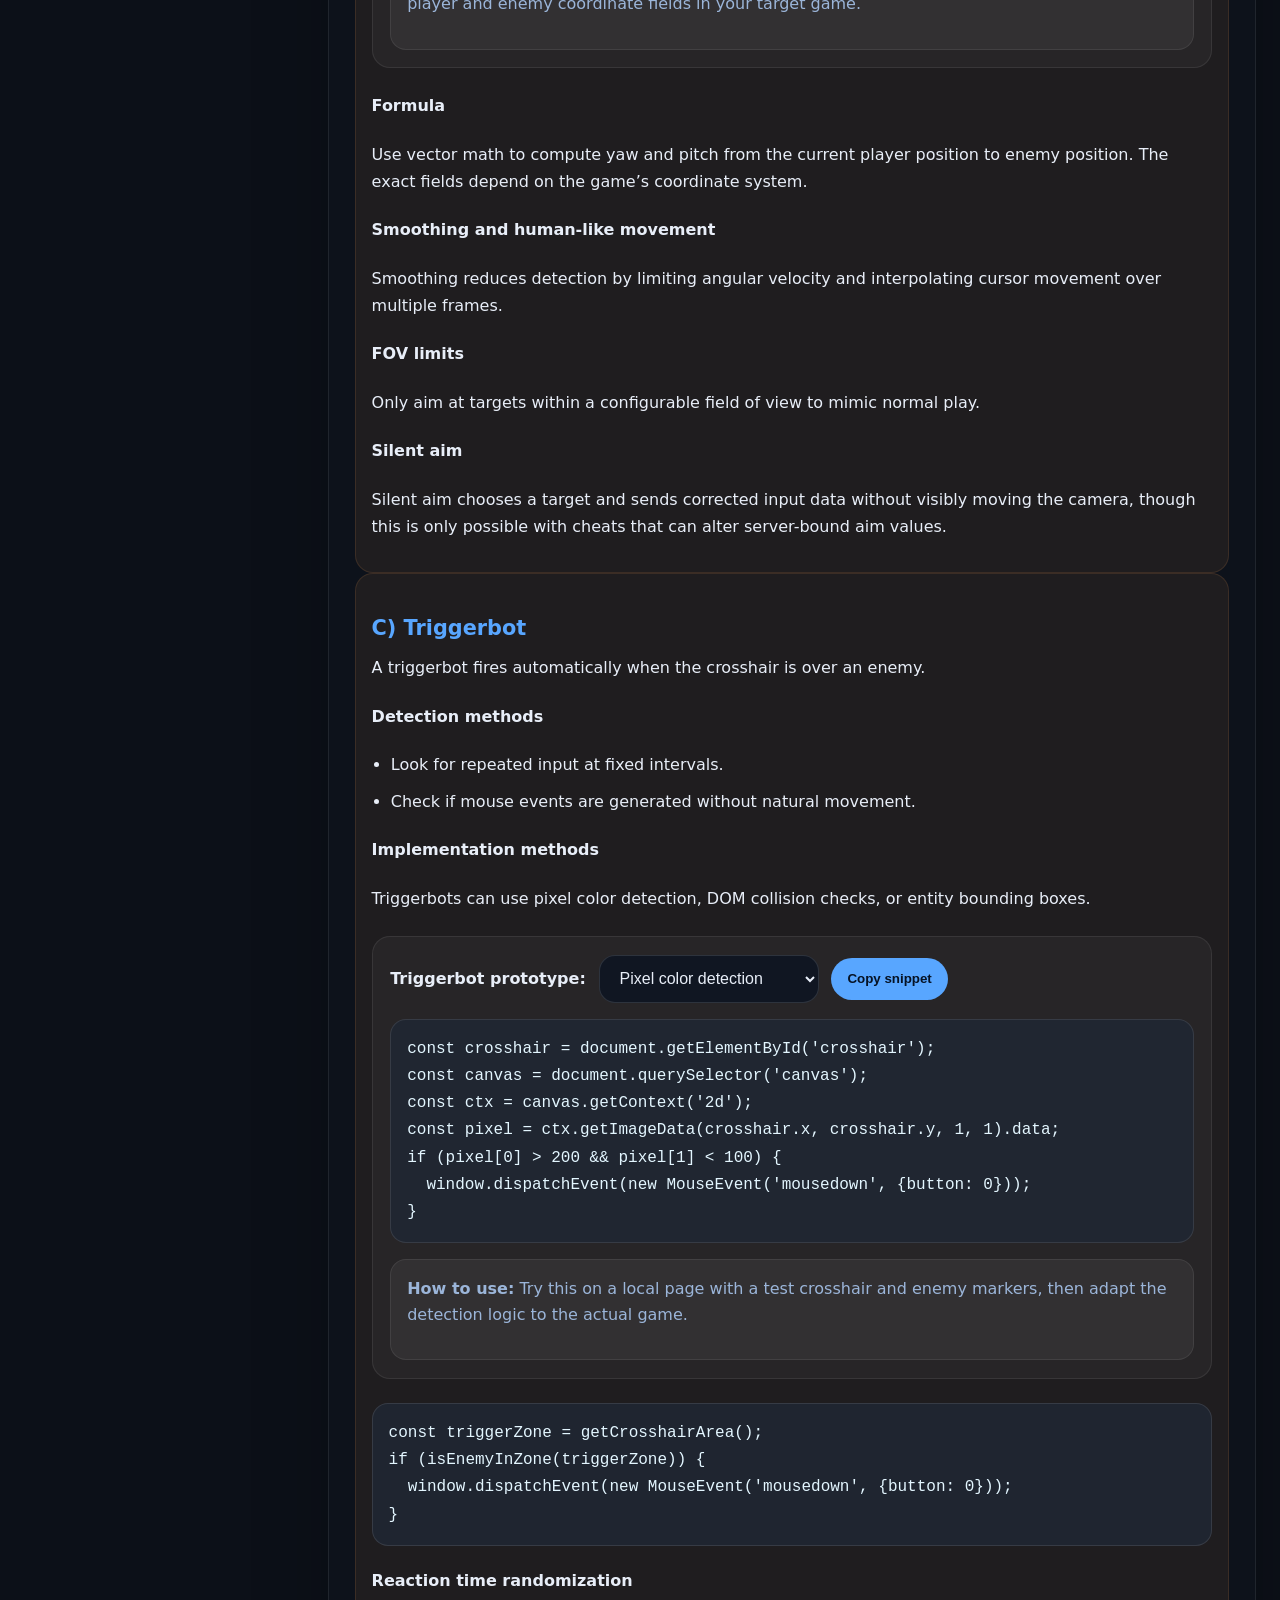
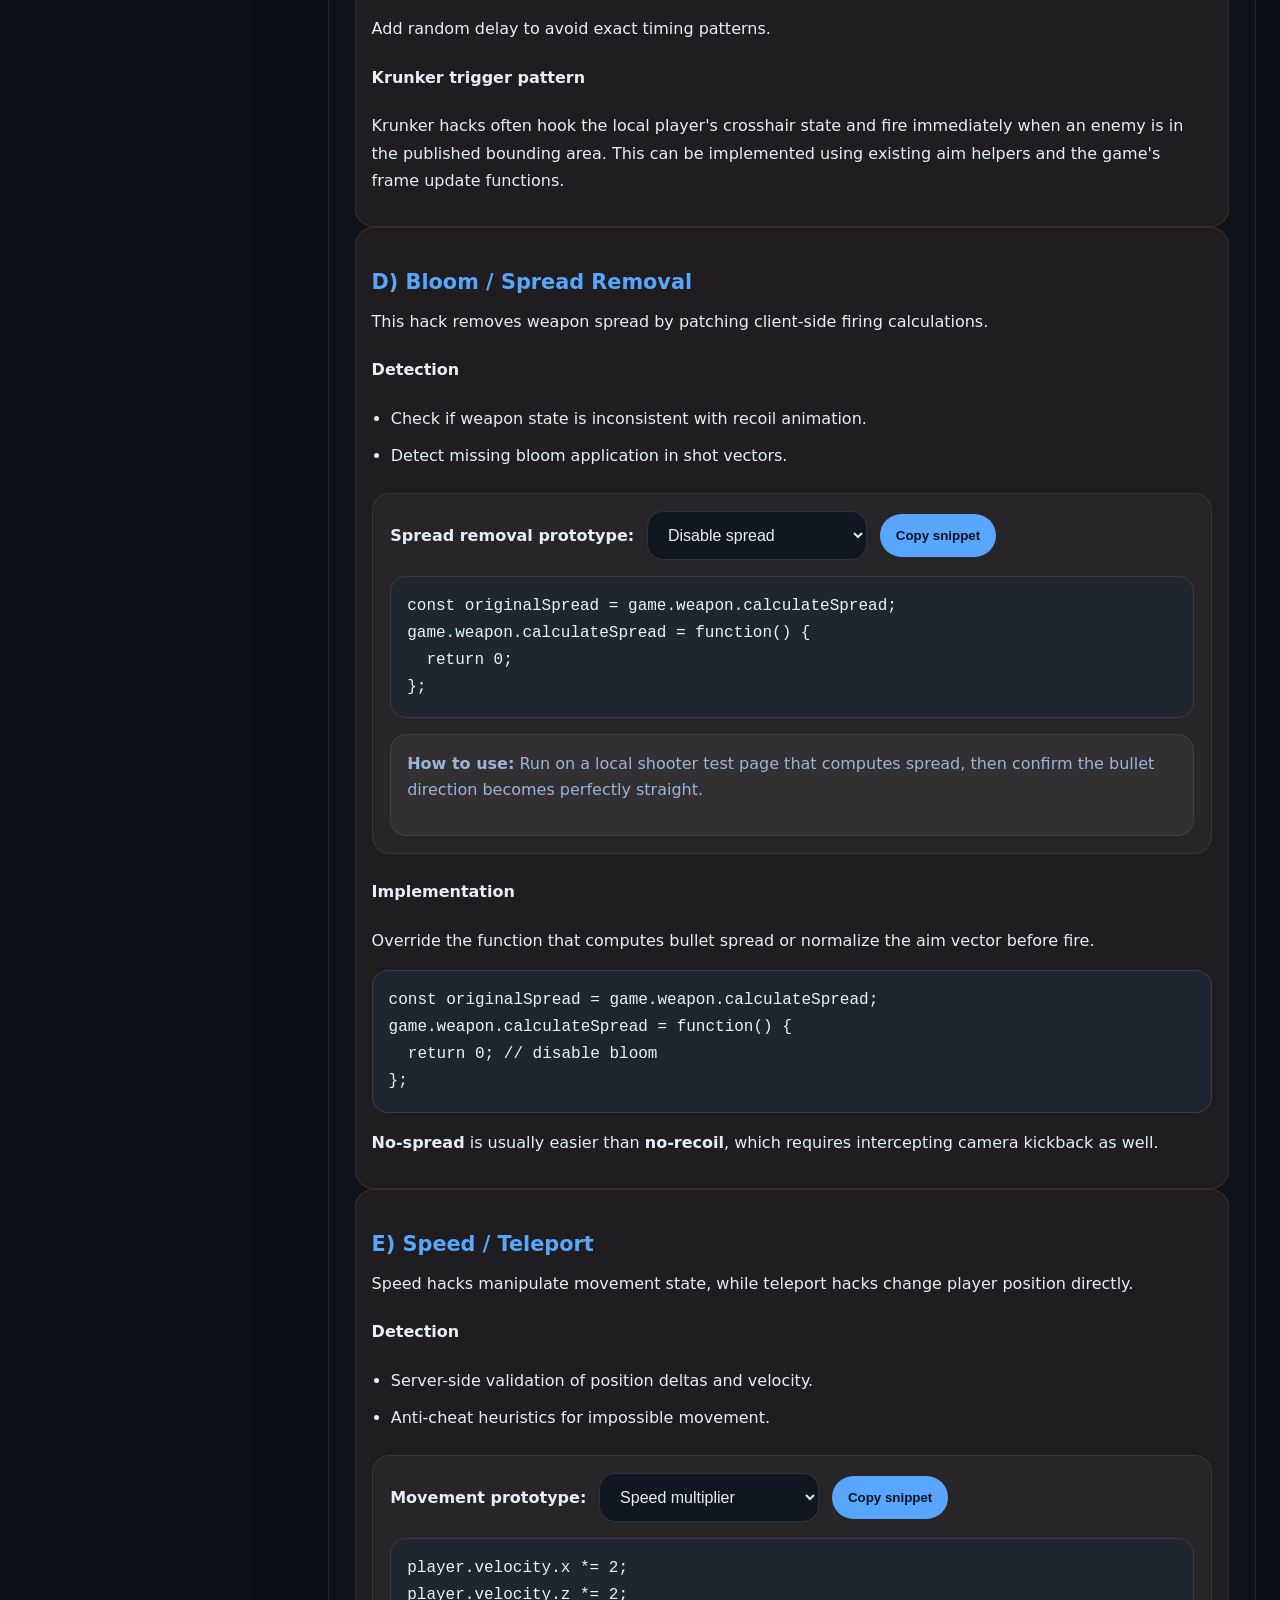
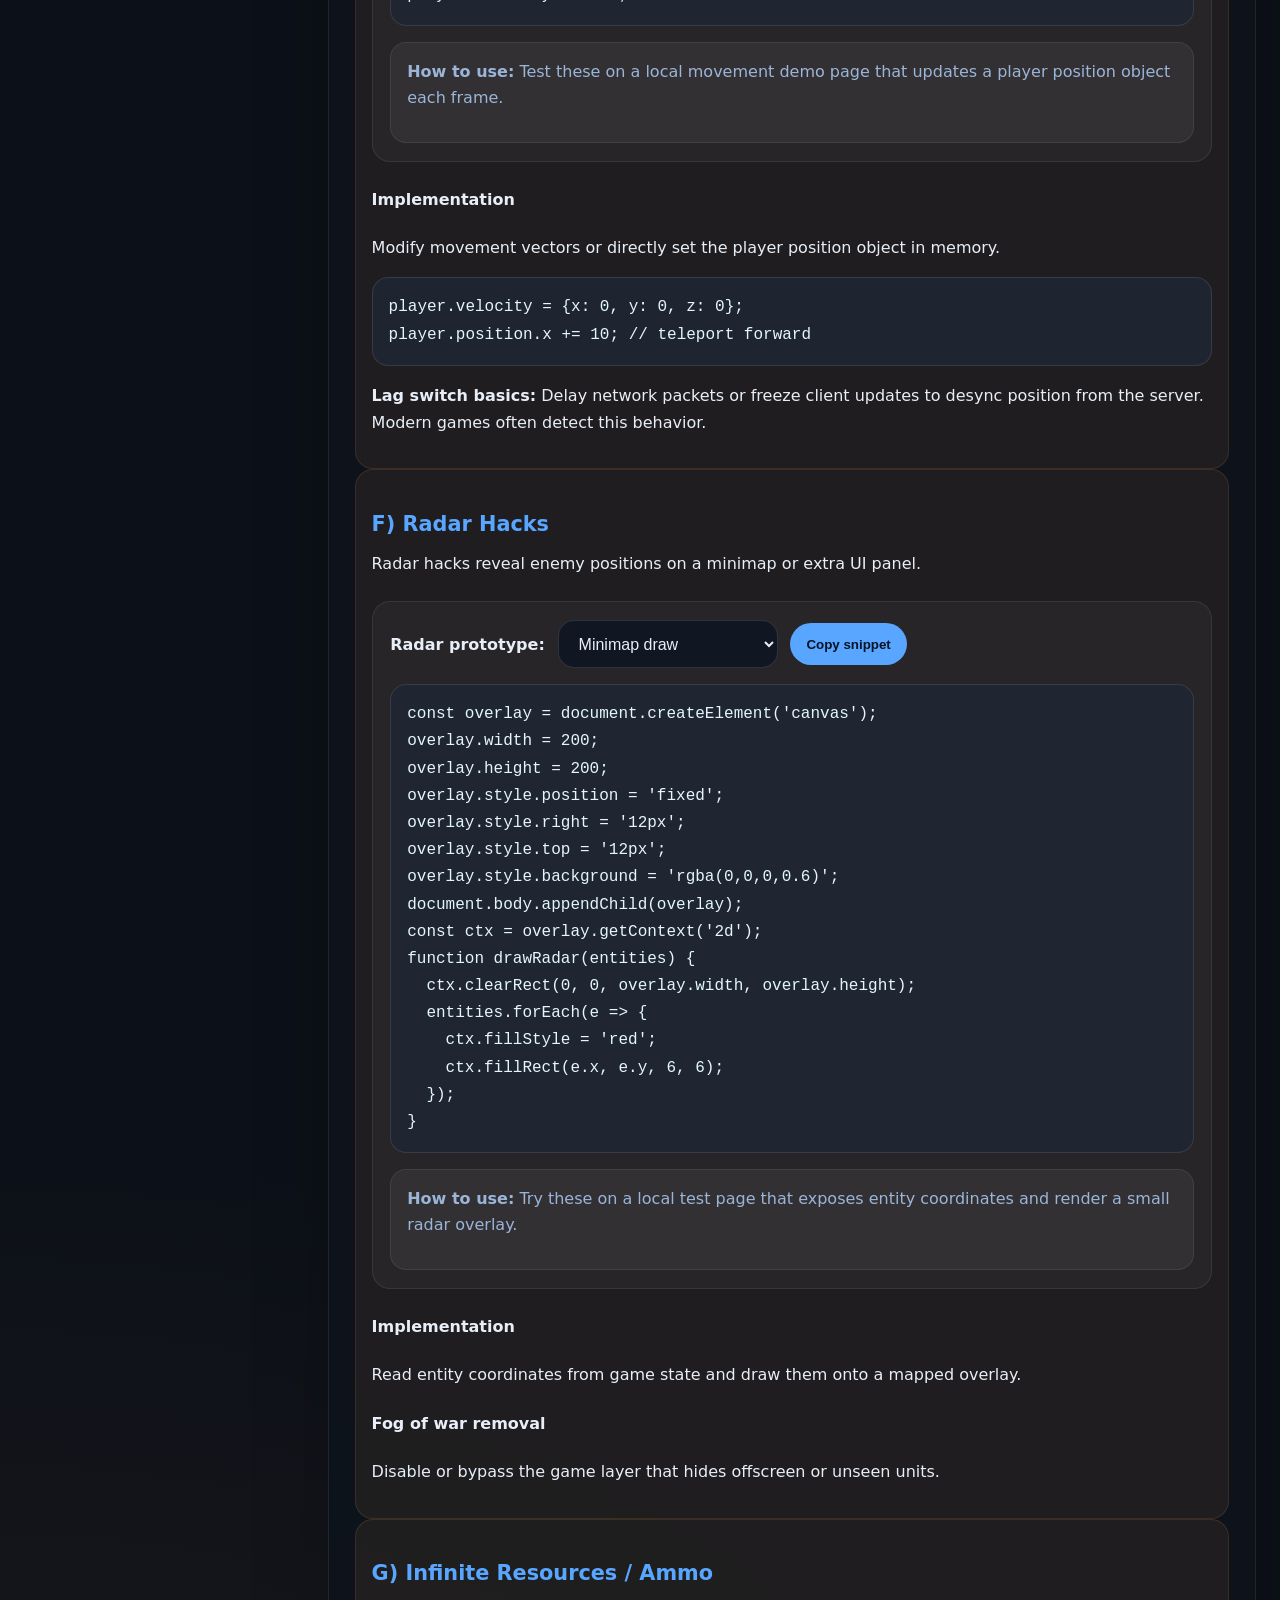
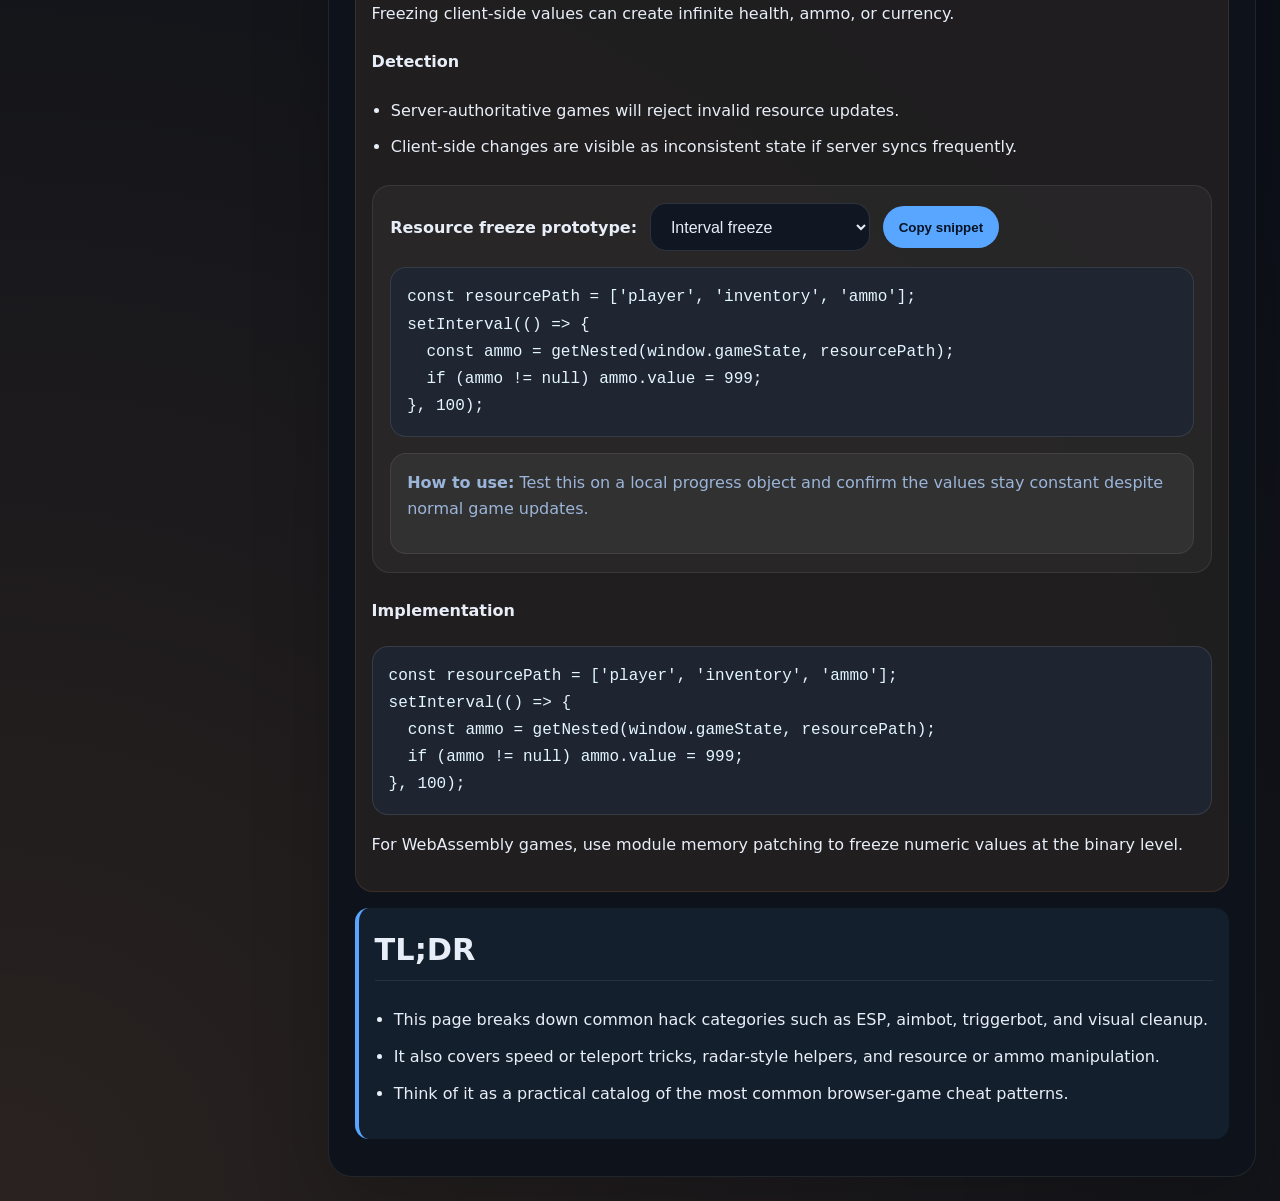
<file: specific-hack-types.html>
<!DOCTYPE html>
<html lang="en">
<head>
    <meta charset="UTF-8">
    <meta name="viewport" content="width=device-width, initial-scale=1.0">
    <title>The Web Game Hacking Encyclopedia – Specific Hack Types</title>
    <link rel="stylesheet" href="style.css">
</head>
<body>
    <div class="page">
        <header>
            <h1>The Web Game Hacking Encyclopedia</h1>
            <p>Section 4: Specific hack types and implementation details for ESP, aimbots, triggerbots, and more.</p>
            <div class="site-search">
                <input id="site-search-input" type="search" placeholder="Search this website..." aria-label="Search this website" autocomplete="off">
                <div id="site-search-results" class="search-results" hidden></div>
            </div>
        </header>
        <nav class="sidebar" aria-label="Site navigation">
            <h2>Navigation</h2>
            <ol>
                <li><a href="index.html">Home</a></li>
                <li><a href="introduction.html">Introduction</a></li>
                <li><a href="injection.html">Injection Catalog</a></li>
                <li><a href="stream-proof.html">Stream-Proof</a></li>
                <li><a href="specific-hack-types.html">Hack Types</a></li>
                <li><a href="case-studies.html">Case Studies</a></li>
                <li><a href="anti-detection.html">Anti-Detection</a></li>
                <li><a href="advanced-techniques.html">Advanced Techniques</a></li>
                <li><a href="browser-internals.html">Browser Internals</a></li>
                <li><a href="game-logic-patching.html">Game Logic Patching</a></li>
                <li><a href="defensive-analysis.html">Defensive Analysis</a></li>
                <li><a href="resources.html">Resources</a></li>
            </ol>
        </nav>
        <main>
            <section>
                <h2>Specific Hack Types - Implementation Details</h2>
                <div class="section-highlight">
                    <h3>A) ESP (Extra Sensory Perception)</h3>
                    <p>ESP overlays reveal in-game locations and entity state without modifying game physics.</p>
                    <h4>Detection methods</h4>
                    <ul>
                        <li>Scan for injected redraw loops and overlay canvases.</li>
                        <li>Check for custom DOM elements or WebGL state changes.</li>
                    </ul>
                    <h4>Implementation</h4>
                    <p>ESP can be built by reading game object coordinates and projecting them into screen space.</p>
                    <div class="builder prototype-builder">
                        <div class="builder-header">
                            <span class="builder-label">ESP prototype:</span>
                            <select class="builder-select">
                                <option value="canvas-overlay">Canvas overlay</option>
                                <option value="webgl-highlight">WebGL mesh highlight</option>
                                <option value="bounding-box">Bounding box output</option>
                            </select>
                            <button class="copy-code">Copy snippet</button>
                        </div>
                        <div class="builder-preview">
                            <pre><code class="language-js js-preview"></code></pre>
                        </div>
                        <div class="builder-notes">
                            <p><strong>How to use:</strong> Run these snippets on a local test page that exposes object positions. Then adapt the <code>objects</code> source to your target game's object model.</p>
                        </div>
                        <template data-choice="canvas-overlay">const canvas = document.createElement('canvas');
canvas.style.position = 'fixed';
canvas.style.pointerEvents = 'none';
canvas.width = window.innerWidth;
canvas.height = window.innerHeight;
canvas.style.left = '0';
canvas.style.top = '0';
document.body.appendChild(canvas);
const ctx = canvas.getContext('2d');
function drawEsp(objects) {
  ctx.clearRect(0, 0, canvas.width, canvas.height);
  objects.forEach(obj => {
    const screen = worldToScreen(obj.position);
    ctx.strokeStyle = '#ff5500';
    ctx.lineWidth = 2;
    ctx.strokeRect(screen.x - 20, screen.y - 40, 40, 80);
  });
}
</template>
                        <template data-choice="webgl-highlight">const originalRender = BABYLON.Scene.prototype.render;
BABYLON.Scene.prototype.render = function() {
  this.meshes.forEach(mesh => {
    if (mesh.name.includes('enemy') && mesh.material) {
      mesh.material.alpha = 0.35;
      mesh.material.emissiveColor = new BABYLON.Color3(1, 0, 0);
    }
  });
  return originalRender.apply(this, arguments);
};
</template>
                        <template data-choice="bounding-box">function worldToScreen(pos) {
  // replace with game-specific projection logic
  return {x: pos.x * 10, y: pos.y * 10};
}
const objects = window.mockObjects || [];
objects.forEach(obj => {
  const screen = worldToScreen(obj.position);
  console.log('Enemy at', screen);
});
</template>
                    </div>
                    <pre><code class="language-js">const canvas = document.createElement('canvas');
canvas.style.position = 'fixed';
canvas.style.pointerEvents = 'none';
canvas.width = window.innerWidth;
canvas.height = window.innerHeight;
canvas.style.left = '0';
canvas.style.top = '0';
document.body.appendChild(canvas);
const ctx = canvas.getContext('2d');
function drawEsp(objects) {
  ctx.clearRect(0, 0, canvas.width, canvas.height);
  objects.forEach(obj => {
    const screen = worldToScreen(obj.position);
    ctx.strokeStyle = '#ff5500';
    ctx.strokeRect(screen.x - 20, screen.y - 40, 40, 80);
  });
}
</code></pre>
                    <p>Common visuals include wallhacks, 2D bounding boxes, distance markers, and lines from the player to targets.</p>
                    <h4>Shell Shockers ESP</h4>
                    <p>Shell Shockers can expose enemy eggs and players via the Babylon.js scene graph. A simple hooked render loop will tint enemies and reveal their positions.</p>
                    <pre><code class="language-js">const originalRender = BABYLON.Scene.prototype.render;
BABYLON.Scene.prototype.render = function() {
  this.meshes.forEach(mesh =&gt; {
    if (mesh.name.includes('player') && mesh.material) {
      mesh.material.alpha = 0.35;
      mesh.material.emissiveColor = new BABYLON.Color3(1, 0, 0);
    }
  });
  return originalRender.apply(this, arguments);
};
</code></pre>
                </div>
                <div class="section-highlight">
                    <h3>B) Aimbot</h3>
                    <p>Aimbots calculate aim vectors and optionally smooth motion to appear human.</p>
                    <h4>Detection methods</h4>
                    <ul>
                        <li>Input validation that checks unnatural turn rates.</li>
                        <li>Pattern detection of consistent headshots or aim snaps.</li>
                    </ul>
                    <div class="builder prototype-builder">
                        <div class="builder-header">
                            <span class="builder-label">Build an aimbot prototype:</span>
                            <select class="builder-select">
                                <option value="vector-calc">Aim vector calculator</option>
                                <option value="smoothing">Smooth target tracking</option>
                                <option value="fov-filter">FOV + target filter</option>
                            </select>
                            <button class="copy-code">Copy snippet</button>
                        </div>
                        <div class="builder-preview">
                            <pre><code class="language-js js-preview"></code></pre>
                        </div>
                        <div class="builder-notes">
                            <p><strong>How to use:</strong> Load this code into the page console or a userscript, then adapt it to the actual player and enemy coordinate fields in your target game.</p>
                        </div>
                        <template data-choice="vector-calc">
const target = {x: tx, y: ty, z: tz};
const player = {x: px, y: py, z: pz};
const dx = target.x - player.x;
const dy = target.y - player.y;
const dz = target.z - player.z;
const yaw = Math.atan2(dz, dx);
const pitch = Math.atan2(dy, Math.sqrt(dx*dx + dz*dz));
console.log({yaw, pitch});
                        </template>
                        <template data-choice="smoothing">
function smoothAngle(current, target, factor) {
  return current + (target - current) * factor;
}
function aimAt(target, player, currentAngles) {
  const desiredYaw = Math.atan2(target.z - player.z, target.x - player.x);
  const desiredPitch = Math.atan2(target.y - player.y, Math.sqrt((target.x - player.x)**2 + (target.z - player.z)**2));
  return {
    yaw: smoothAngle(currentAngles.yaw, desiredYaw, 0.18),
    pitch: smoothAngle(currentAngles.pitch, desiredPitch, 0.18)
  };
}
                        </template>
                        <template data-choice="fov-filter">
function inFov(target, player, camDir, maxRadians) {
  const dx = target.x - player.x;
  const dz = target.z - player.z;
  const targetAngle = Math.atan2(dz, dx);
  const delta = Math.abs(targetAngle - camDir);
  return delta < maxRadians;
}
function chooseTarget(enemies, player, camDir) {
  return enemies.filter(e => inFov(e.position, player, camDir, Math.PI / 6))[0];
}
                        </template>
                    </div>
                    <h4>Formula</h4>
                    <p>Use vector math to compute yaw and pitch from the current player position to enemy position. The exact fields depend on the game’s coordinate system.</p>
                    <h4>Smoothing and human-like movement</h4>
                    <p>Smoothing reduces detection by limiting angular velocity and interpolating cursor movement over multiple frames.</p>
                    <h4>FOV limits</h4>
                    <p>Only aim at targets within a configurable field of view to mimic normal play.</p>
                    <h4>Silent aim</h4>
                    <p>Silent aim chooses a target and sends corrected input data without visibly moving the camera, though this is only possible with cheats that can alter server-bound aim values.</p>
                </div>
                <div class="section-highlight">
                    <h3>C) Triggerbot</h3>
                    <p>A triggerbot fires automatically when the crosshair is over an enemy.</p>
                    <h4>Detection methods</h4>
                    <ul>
                        <li>Look for repeated input at fixed intervals.</li>
                        <li>Check if mouse events are generated without natural movement.</li>
                    </ul>
                    <h4>Implementation methods</h4>
                    <p>Triggerbots can use pixel color detection, DOM collision checks, or entity bounding boxes.</p>
                    <div class="builder prototype-builder">
                        <div class="builder-header">
                            <span class="builder-label">Triggerbot prototype:</span>
                            <select class="builder-select">
                                <option value="pixel-detect">Pixel color detection</option>
                                <option value="box-collision">Bounding box collision</option>
                                <option value="entity-filter">Entity filter</option>
                            </select>
                            <button class="copy-code">Copy snippet</button>
                        </div>
                        <div class="builder-preview">
                            <pre><code class="language-js js-preview"></code></pre>
                        </div>
                        <div class="builder-notes">
                            <p><strong>How to use:</strong> Try this on a local page with a test crosshair and enemy markers, then adapt the detection logic to the actual game.</p>
                        </div>
                        <template data-choice="pixel-detect">const crosshair = document.getElementById('crosshair');
const canvas = document.querySelector('canvas');
const ctx = canvas.getContext('2d');
const pixel = ctx.getImageData(crosshair.x, crosshair.y, 1, 1).data;
if (pixel[0] > 200 && pixel[1] < 100) {
  window.dispatchEvent(new MouseEvent('mousedown', {button: 0}));
}
</template>
                        <template data-choice="box-collision">const triggerZone = getCrosshairArea();
const enemies = window.mockEnemies || [];
if (enemies.some(enemy => isEnemyInZone(enemy, triggerZone))) {
  window.dispatchEvent(new MouseEvent('mousedown', {button: 0}));
}
</template>
                        <template data-choice="entity-filter">const enemies = window.gameEntities || [];
const target = enemies.find(e => e.isVisible && e.isHostile && isWithinCrosshair(e.position));
if (target) {
  window.dispatchEvent(new MouseEvent('mousedown', {button: 0}));
}
</template>
                    </div>
                    <pre><code class="language-js">const triggerZone = getCrosshairArea();
if (isEnemyInZone(triggerZone)) {
  window.dispatchEvent(new MouseEvent('mousedown', {button: 0}));
}
</code></pre>
                    <h4>Reaction time randomization</h4>
                    <p>Add random delay to avoid exact timing patterns.</p>
                    <h4>Krunker trigger pattern</h4>
                    <p>Krunker hacks often hook the local player's crosshair state and fire immediately when an enemy is in the published bounding area. This can be implemented using existing aim helpers and the game's frame update functions.</p>
                </div>
                <div class="section-highlight">
                    <h3>D) Bloom / Spread Removal</h3>
                    <p>This hack removes weapon spread by patching client-side firing calculations.</p>
                    <h4>Detection</h4>
                    <ul>
                        <li>Check if weapon state is inconsistent with recoil animation.</li>
                        <li>Detect missing bloom application in shot vectors.</li>
                    </ul>
                    <div class="builder prototype-builder">
                        <div class="builder-header">
                            <span class="builder-label">Spread removal prototype:</span>
                            <select class="builder-select">
                                <option value="disable-spread">Disable spread</option>
                                <option value="normalize-aim">Normalize aim vector</option>
                                <option value="recoil-reset">Reset recoil</option>
                            </select>
                            <button class="copy-code">Copy snippet</button>
                        </div>
                        <div class="builder-preview">
                            <pre><code class="language-js js-preview"></code></pre>
                        </div>
                        <div class="builder-notes">
                            <p><strong>How to use:</strong> Run on a local shooter test page that computes spread, then confirm the bullet direction becomes perfectly straight.</p>
                        </div>
                        <template data-choice="disable-spread">const originalSpread = game.weapon.calculateSpread;
game.weapon.calculateSpread = function() {
  return 0;
};
</template>
                        <template data-choice="normalize-aim">const originalFire = game.weapon.fire;
game.weapon.fire = function(target) {
  target.direction = normalize(target.direction);
  return originalFire.call(this, target);
};
</template>
                        <template data-choice="recoil-reset">const originalApplyRecoil = game.player.applyRecoil;
game.player.applyRecoil = function() {
  this.recoil = 0;
};
</template>
                    </div>
                    <h4>Implementation</h4>
                    <p>Override the function that computes bullet spread or normalize the aim vector before fire.</p>
                    <pre><code class="language-js">const originalSpread = game.weapon.calculateSpread;
game.weapon.calculateSpread = function() {
  return 0; // disable bloom
};
</code></pre>
                    <p><strong>No-spread</strong> is usually easier than <strong>no-recoil</strong>, which requires intercepting camera kickback as well.</p>
                </div>
                <div class="section-highlight">
                    <h3>E) Speed / Teleport</h3>
                    <p>Speed hacks manipulate movement state, while teleport hacks change player position directly.</p>
                    <h4>Detection</h4>
                    <ul>
                        <li>Server-side validation of position deltas and velocity.</li>
                        <li>Anti-cheat heuristics for impossible movement.</li>
                    </ul>
                    <div class="builder prototype-builder">
                        <div class="builder-header">
                            <span class="builder-label">Movement prototype:</span>
                            <select class="builder-select">
                                <option value="speed-multiplier">Speed multiplier</option>
                                <option value="teleport-forward">Teleport forward</option>
                                <option value="freeze-position">Freeze position</option>
                            </select>
                            <button class="copy-code">Copy snippet</button>
                        </div>
                        <div class="builder-preview">
                            <pre><code class="language-js js-preview"></code></pre>
                        </div>
                        <div class="builder-notes">
                            <p><strong>How to use:</strong> Test these on a local movement demo page that updates a player position object each frame.</p>
                        </div>
                        <template data-choice="speed-multiplier">player.velocity.x *= 2;
player.velocity.z *= 2;
</template>
                        <template data-choice="teleport-forward">player.position.x += 10;
player.position.z += 0;
</template>
                        <template data-choice="freeze-position">player.velocity = {x: 0, y: 0, z: 0};
</template>
                    </div>
                    <h4>Implementation</h4>
                    <p>Modify movement vectors or directly set the player position object in memory.</p>
                    <pre><code class="language-js">player.velocity = {x: 0, y: 0, z: 0};
player.position.x += 10; // teleport forward
</code></pre>
                    <p><strong>Lag switch basics:</strong> Delay network packets or freeze client updates to desync position from the server. Modern games often detect this behavior.</p>
                </div>
                <div class="section-highlight">
                    <h3>F) Radar Hacks</h3>
                    <p>Radar hacks reveal enemy positions on a minimap or extra UI panel.</p>
                    <div class="builder prototype-builder">
                        <div class="builder-header">
                            <span class="builder-label">Radar prototype:</span>
                            <select class="builder-select">
                                <option value="minimap-draw">Minimap draw</option>
                                <option value="panel-overlay">Panel overlay</option>
                                <option value="fog-bypass">Fog bypass</option>
                            </select>
                            <button class="copy-code">Copy snippet</button>
                        </div>
                        <div class="builder-preview">
                            <pre><code class="language-js js-preview"></code></pre>
                        </div>
                        <div class="builder-notes">
                            <p><strong>How to use:</strong> Try these on a local test page that exposes entity coordinates and render a small radar overlay.</p>
                        </div>
                        <template data-choice="minimap-draw">const overlay = document.createElement('canvas');
overlay.width = 200;
overlay.height = 200;
overlay.style.position = 'fixed';
overlay.style.right = '12px';
overlay.style.top = '12px';
overlay.style.background = 'rgba(0,0,0,0.6)';
document.body.appendChild(overlay);
const ctx = overlay.getContext('2d');
function drawRadar(entities) {
  ctx.clearRect(0, 0, overlay.width, overlay.height);
  entities.forEach(e => {
    ctx.fillStyle = 'red';
    ctx.fillRect(e.x, e.y, 6, 6);
  });
}
</template>
                        <template data-choice="panel-overlay">const panel = document.createElement('div');
panel.style.position = 'fixed';
panel.style.bottom = '12px';
panel.style.right = '12px';
panel.style.width = '260px';
panel.style.maxHeight = '300px';
panel.style.overflow = 'auto';
panel.style.background = 'rgba(0,0,0,0.75)';
panel.style.color = '#fff';
panel.style.padding = '12px';
panel.innerText = 'Radar loaded';
document.body.appendChild(panel);
function updateRadar(entities) {
  panel.innerText = entities.map(e => `${e.name}: ${e.distance.toFixed(1)}`).join('\n');
}
</template>
                        <template data-choice="fog-bypass">const fogLayer = document.querySelector('.fog-layer');
if (fogLayer) {
  fogLayer.style.display = 'none';
}
</template>
                    </div>
                    <h4>Implementation</h4>
                    <p>Read entity coordinates from game state and draw them onto a mapped overlay.</p>
                    <h4>Fog of war removal</h4>
                    <p>Disable or bypass the game layer that hides offscreen or unseen units.</p>
                </div>
                <div class="section-highlight">
                    <h3>G) Infinite Resources / Ammo</h3>
                    <p>Freezing client-side values can create infinite health, ammo, or currency.</p>
                    <h4>Detection</h4>
                    <ul>
                        <li>Server-authoritative games will reject invalid resource updates.</li>
                        <li>Client-side changes are visible as inconsistent state if server syncs frequently.</li>
                    </ul>
                    <div class="builder prototype-builder">
                        <div class="builder-header">
                            <span class="builder-label">Resource freeze prototype:</span>
                            <select class="builder-select">
                                <option value="interval-freeze">Interval freeze</option>
                                <option value="getter-setter">Getter/setter trap</option>
                                <option value="wasm-freeze">WASM memory patch</option>
                            </select>
                            <button class="copy-code">Copy snippet</button>
                        </div>
                        <div class="builder-preview">
                            <pre><code class="language-js js-preview"></code></pre>
                        </div>
                        <div class="builder-notes">
                            <p><strong>How to use:</strong> Test this on a local progress object and confirm the values stay constant despite normal game updates.</p>
                        </div>
                        <template data-choice="interval-freeze">const resourcePath = ['player', 'inventory', 'ammo'];
setInterval(() => {
  const ammo = getNested(window.gameState, resourcePath);
  if (ammo != null) ammo.value = 999;
}, 100);
</template>
                        <template data-choice="getter-setter">const resourceObj = window.gameState.player.inventory;
Object.defineProperty(resourceObj, 'ammo', {
  get() { return 999; },
  set(value) { console.log('blocked ammo write', value); }
});
</template>
                        <template data-choice="wasm-freeze">const origInstantiate = WebAssembly.instantiate;
WebAssembly.instantiate = async (bufferSource, importObject) => {
  const bytes = bufferSource instanceof ArrayBuffer ? bufferSource : await bufferSource.arrayBuffer();
  const patched = patchWasm(bytes, (memory) => {
    memory.setUint32(AMMO_OFFSET, 999, true);
  });
  return origInstantiate.call(this, patched, importObject);
};
</template>
                    </div>
                    <h4>Implementation</h4>
                    <pre><code class="language-js">const resourcePath = ['player', 'inventory', 'ammo'];
setInterval(() =&gt; {
  const ammo = getNested(window.gameState, resourcePath);
  if (ammo != null) ammo.value = 999;
}, 100);
</code></pre>
                    <p>For WebAssembly games, use module memory patching to freeze numeric values at the binary level.</p>
                </div>
            </section>
                <section class="notice" aria-label="TL;DR summary">
            <h2>TL;DR</h2>
            <ul>
            <li>This page breaks down common hack categories such as ESP, aimbot, triggerbot, and visual cleanup.</li>
            <li>It also covers speed or teleport tricks, radar-style helpers, and resource or ammo manipulation.</li>
            <li>Think of it as a practical catalog of the most common browser-game cheat patterns.</li>
            </ul>
        </section>
        </main>
    </div>
    <script src="interactive.js"></script>
</body>
</html>
</file>
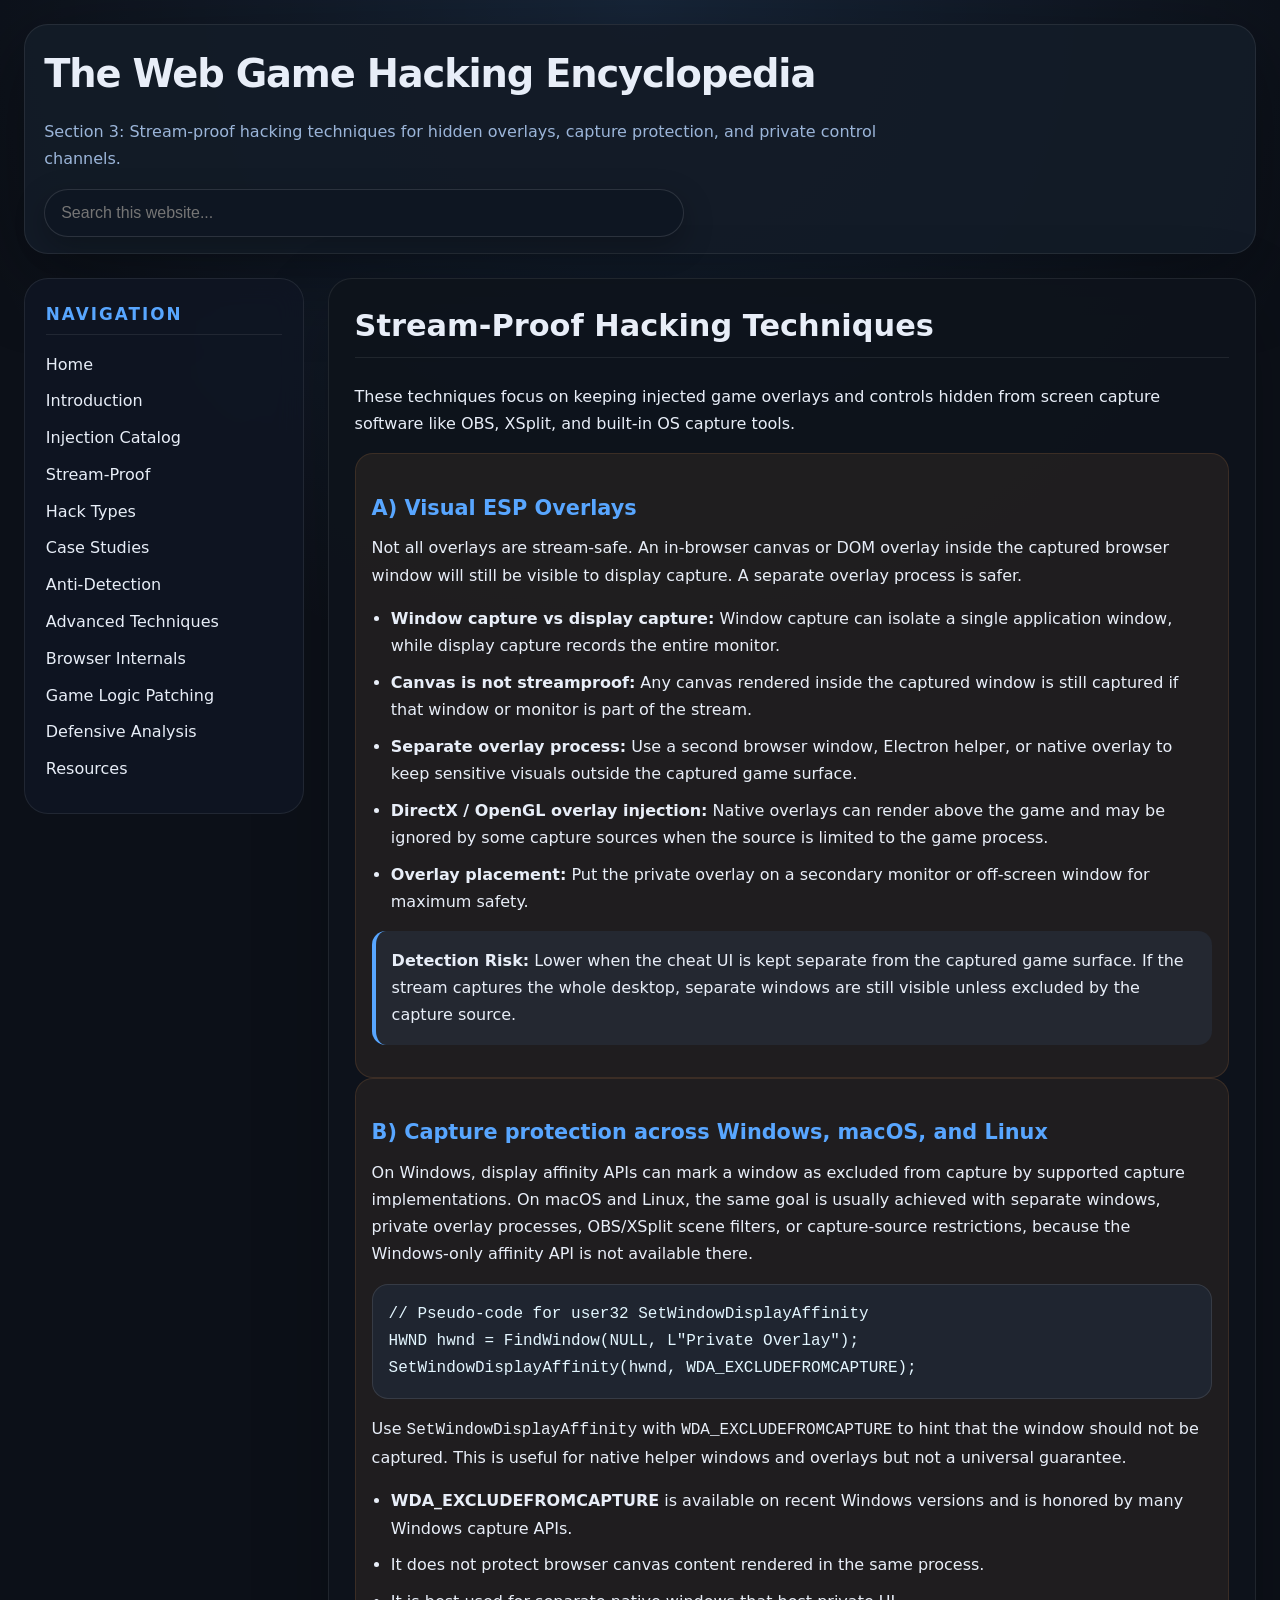
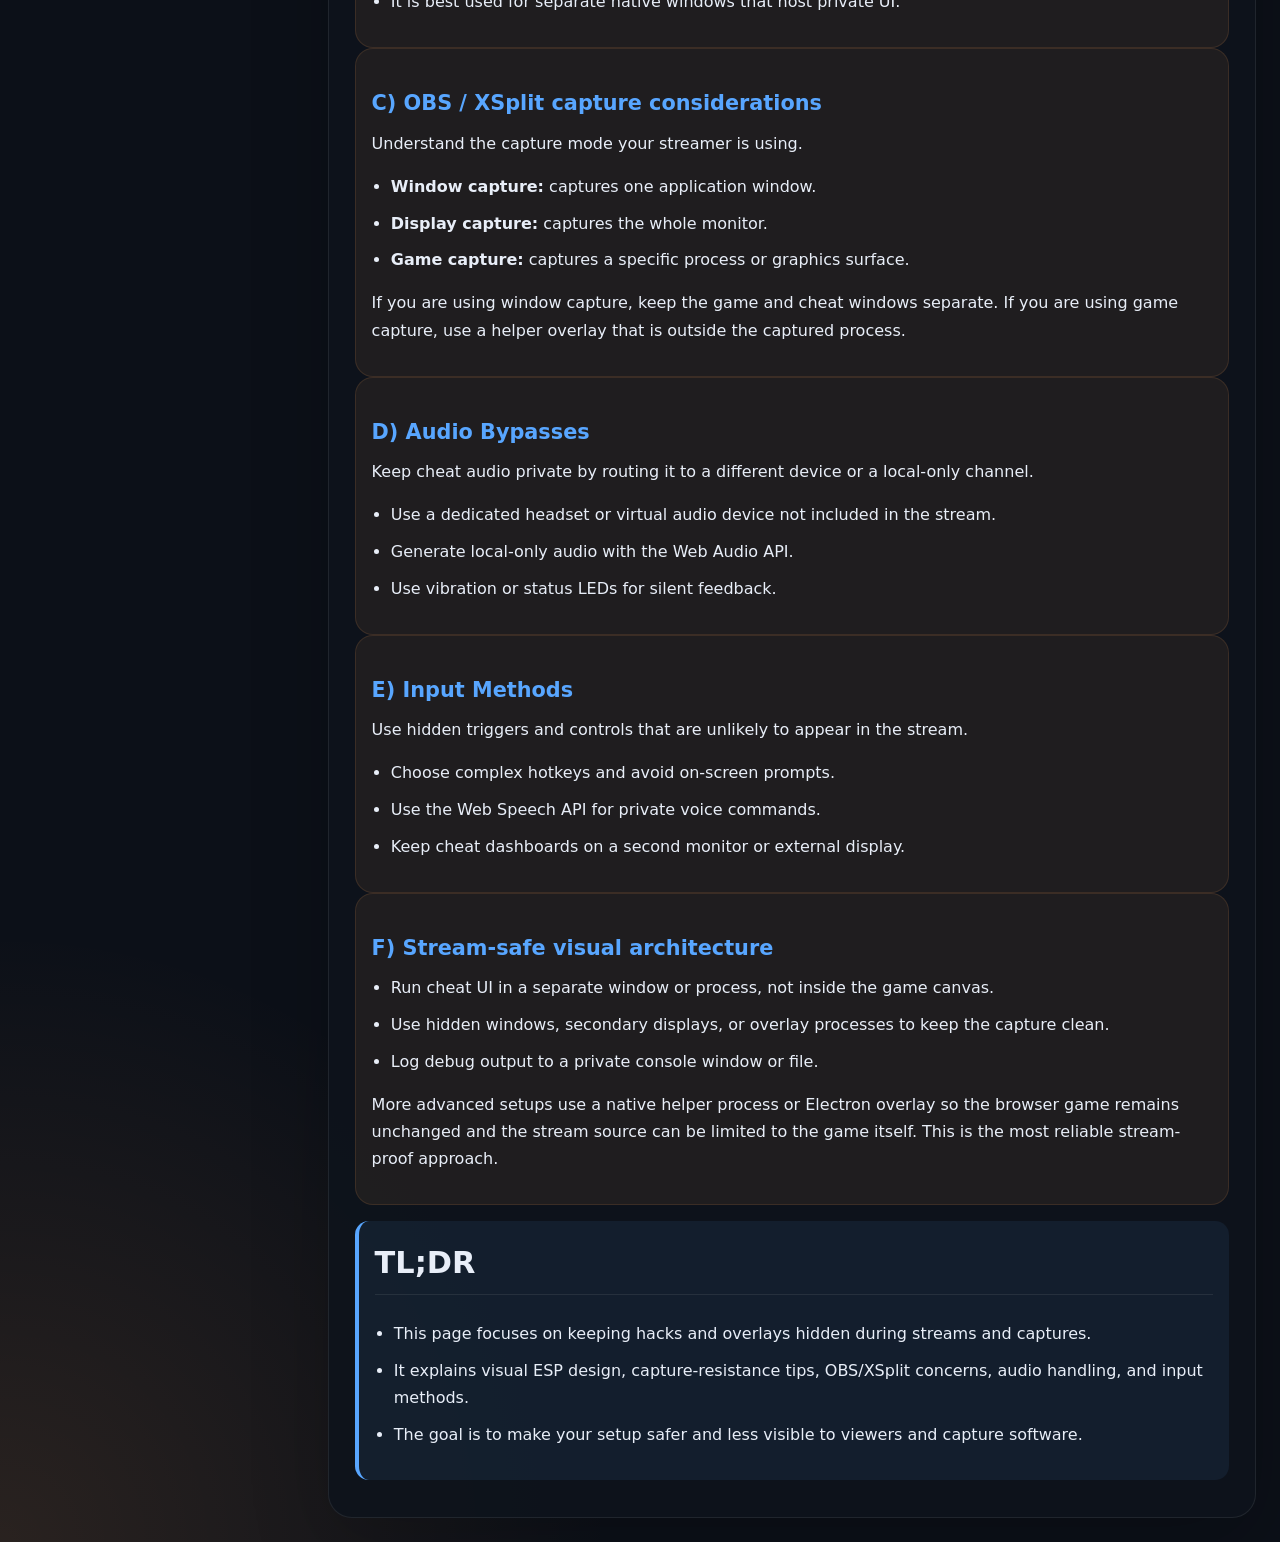
<file: stream-proof.html>
<!DOCTYPE html>
<html lang="en">
<head>
    <meta charset="UTF-8">
    <meta name="viewport" content="width=device-width, initial-scale=1.0">
    <title>The Web Game Hacking Encyclopedia – Stream-Proof Hacking</title>
    <link rel="stylesheet" href="style.css">
</head>
<body>
    <div class="page">
        <header>
            <h1>The Web Game Hacking Encyclopedia</h1>
            <p>Section 3: Stream-proof hacking techniques for hidden overlays, capture protection, and private control channels.</p>
            <div class="site-search">
                <input id="site-search-input" type="search" placeholder="Search this website..." aria-label="Search this website" autocomplete="off">
                <div id="site-search-results" class="search-results" hidden></div>
            </div>
        </header>
        <nav class="sidebar" aria-label="Site navigation">
            <h2>Navigation</h2>
            <ol>
                <li><a href="index.html">Home</a></li>
                <li><a href="introduction.html">Introduction</a></li>
                <li><a href="injection.html">Injection Catalog</a></li>
                <li><a href="stream-proof.html">Stream-Proof</a></li>
                <li><a href="specific-hack-types.html">Hack Types</a></li>
                <li><a href="case-studies.html">Case Studies</a></li>
                <li><a href="anti-detection.html">Anti-Detection</a></li>
                <li><a href="advanced-techniques.html">Advanced Techniques</a></li>
                <li><a href="browser-internals.html">Browser Internals</a></li>
                <li><a href="game-logic-patching.html">Game Logic Patching</a></li>
                <li><a href="defensive-analysis.html">Defensive Analysis</a></li>
                <li><a href="resources.html">Resources</a></li>
            </ol>
        </nav>
        <main>
            <section>
                <h2>Stream-Proof Hacking Techniques</h2>
                <p>These techniques focus on keeping injected game overlays and controls hidden from screen capture software like OBS, XSplit, and built-in OS capture tools.</p>
                <div class="section-highlight">
                    <h3>A) Visual ESP Overlays</h3>
                    <p>Not all overlays are stream-safe. An in-browser canvas or DOM overlay inside the captured browser window will still be visible to display capture. A separate overlay process is safer.</p>
                    <ul>
                        <li><strong>Window capture vs display capture:</strong> Window capture can isolate a single application window, while display capture records the entire monitor.</li>
                        <li><strong>Canvas is not streamproof:</strong> Any canvas rendered inside the captured window is still captured if that window or monitor is part of the stream.</li>
                        <li><strong>Separate overlay process:</strong> Use a second browser window, Electron helper, or native overlay to keep sensitive visuals outside the captured game surface.</li>
                        <li><strong>DirectX / OpenGL overlay injection:</strong> Native overlays can render above the game and may be ignored by some capture sources when the source is limited to the game process.</li>
                        <li><strong>Overlay placement:</strong> Put the private overlay on a secondary monitor or off-screen window for maximum safety.</li>
                    </ul>
                    <p class="notice"><strong>Detection Risk:</strong> Lower when the cheat UI is kept separate from the captured game surface. If the stream captures the whole desktop, separate windows are still visible unless excluded by the capture source.</p>
                </div>
                <div class="section-highlight">
                    <h3>B) Capture protection across Windows, macOS, and Linux</h3>
                    <p>On Windows, display affinity APIs can mark a window as excluded from capture by supported capture implementations. On macOS and Linux, the same goal is usually achieved with separate windows, private overlay processes, OBS/XSplit scene filters, or capture-source restrictions, because the Windows-only affinity API is not available there.</p>
                    <pre><code class="language-sh">// Pseudo-code for user32 SetWindowDisplayAffinity
HWND hwnd = FindWindow(NULL, L"Private Overlay");
SetWindowDisplayAffinity(hwnd, WDA_EXCLUDEFROMCAPTURE);
</code></pre>
                    <p>Use <code>SetWindowDisplayAffinity</code> with <code>WDA_EXCLUDEFROMCAPTURE</code> to hint that the window should not be captured. This is useful for native helper windows and overlays but not a universal guarantee.</p>
                    <ul>
                        <li><strong>WDA_EXCLUDEFROMCAPTURE</strong> is available on recent Windows versions and is honored by many Windows capture APIs.</li>
                        <li>It does not protect browser canvas content rendered in the same process.</li>
                        <li>It is best used for separate native windows that host private UI.</li>
                    </ul>
                </div>
                <div class="section-highlight">
                    <h3>C) OBS / XSplit capture considerations</h3>
                    <p>Understand the capture mode your streamer is using.</p>
                    <ul>
                        <li><strong>Window capture:</strong> captures one application window.</li>
                        <li><strong>Display capture:</strong> captures the whole monitor.</li>
                        <li><strong>Game capture:</strong> captures a specific process or graphics surface.</li>
                    </ul>
                    <p>If you are using window capture, keep the game and cheat windows separate. If you are using game capture, use a helper overlay that is outside the captured process.</p>
                </div>
                <div class="section-highlight">
                    <h3>D) Audio Bypasses</h3>
                    <p>Keep cheat audio private by routing it to a different device or a local-only channel.</p>
                    <ul>
                        <li>Use a dedicated headset or virtual audio device not included in the stream.</li>
                        <li>Generate local-only audio with the Web Audio API.</li>
                        <li>Use vibration or status LEDs for silent feedback.</li>
                    </ul>
                </div>
                <div class="section-highlight">
                    <h3>E) Input Methods</h3>
                    <p>Use hidden triggers and controls that are unlikely to appear in the stream.</p>
                    <ul>
                        <li>Choose complex hotkeys and avoid on-screen prompts.</li>
                        <li>Use the Web Speech API for private voice commands.</li>
                        <li>Keep cheat dashboards on a second monitor or external display.</li>
                    </ul>
                </div>
                <div class="section-highlight">
                    <h3>F) Stream-safe visual architecture</h3>
                    <ul>
                        <li>Run cheat UI in a separate window or process, not inside the game canvas.</li>
                        <li>Use hidden windows, secondary displays, or overlay processes to keep the capture clean.</li>
                        <li>Log debug output to a private console window or file.</li>
                    </ul>
                    <p>More advanced setups use a native helper process or Electron overlay so the browser game remains unchanged and the stream source can be limited to the game itself. This is the most reliable stream-proof approach.</p>
                </div>
            </section>
                <section class="notice" aria-label="TL;DR summary">
            <h2>TL;DR</h2>
            <ul>
            <li>This page focuses on keeping hacks and overlays hidden during streams and captures.</li>
            <li>It explains visual ESP design, capture-resistance tips, OBS/XSplit concerns, audio handling, and input methods.</li>
            <li>The goal is to make your setup safer and less visible to viewers and capture software.</li>
            </ul>
        </section>
        </main>
    </div>
    <script src="interactive.js"></script>
</body>
</html>
</file>
<file: style.css>
:root {
    color-scheme: dark;
    --bg: #0c1018;
    --surface: #121b26;
    --surface-alt: #161f2d;
    --text: #e8eef8;
    --muted: #9bb5d9;
    --accent: #58a6ff;
    --accent-2: #ffa657;
    --border: rgba(255,255,255,0.08);
    --shadow: rgba(0, 0, 0, 0.35);
    --code-bg: rgba(32, 38, 50, 0.95);
    font-family: Inter, ui-sans-serif, system-ui, -apple-system, BlinkMacSystemFont, "Segoe UI", sans-serif;
}
* {
    box-sizing: border-box;
}
body {
    margin: 0;
    min-height: 100vh;
    background: radial-gradient(circle at top, rgba(88, 166, 255, 0.14), transparent 22%),
                radial-gradient(circle at bottom left, rgba(255,166,87,0.12), transparent 18%),
                var(--bg);
    color: var(--text);
    line-height: 1.7;
}
.page {
    display: grid;
    grid-template-columns: 280px minmax(0, 1fr);
    gap: 1.5rem;
    max-width: 1400px;
    margin: 0 auto;
    padding: 1.5rem;
}
header {
    grid-column: 1 / -1;
    padding: 1rem 1.2rem;
    border: 1px solid var(--border);
    background: rgba(20, 28, 40, 0.95);
    border-radius: 24px;
    box-shadow: 0 20px 80px var(--shadow);
}
header h1 {
    margin: 0;
    font-size: clamp(2rem, 3vw, 3.2rem);
    letter-spacing: -0.03em;
}
header p {
    margin: 0.75rem 0 0;
    color: var(--muted);
    max-width: 860px;
}
.site-search {
    position: relative;
    margin-top: 1rem;
    max-width: 640px;
}
.site-search input {
    width: 100%;
    padding: 0.9rem 1rem;
    border-radius: 999px;
    border: 1px solid rgba(255,255,255,0.12);
    background: rgba(15, 22, 35, 0.96);
    color: var(--text);
    font-size: 1rem;
    box-shadow: 0 10px 30px rgba(0,0,0,0.25);
}
.site-search input:focus {
    outline: 2px solid rgba(88,166,255,0.45);
    border-color: var(--accent);
}
.search-results {
    position: absolute;
    top: calc(100% + 0.35rem);
    left: 0;
    right: 0;
    z-index: 30;
    border: 1px solid rgba(255,255,255,0.12);
    border-radius: 18px;
    background: rgba(8, 12, 18, 0.98);
    box-shadow: 0 18px 40px rgba(0,0,0,0.35);
    overflow: hidden;
}
.search-results[hidden] { display: none; }
.search-result {
    display: block;
    padding: 0.9rem 1rem;
    color: var(--text);
    text-decoration: none;
    border-bottom: 1px solid rgba(255,255,255,0.08);
}
.search-result:hover {
    background: rgba(88,166,255,0.12);
}
.search-result strong { display: block; margin-bottom: 0.15rem; }
.search-result small { color: var(--muted); display: block; }
.search-empty {
    padding: 0.9rem 1rem;
    color: var(--muted);
}
nav.sidebar {
    position: sticky;
    top: 1.5rem;
    align-self: start;
    padding: 1.3rem;
    border: 1px solid var(--border);
    background: rgba(15, 22, 35, 0.9);
    border-radius: 24px;
    min-height: fit-content;
    backdrop-filter: blur(14px);
}
nav.sidebar h2 {
    margin-top: 0;
    font-size: 1.05rem;
    text-transform: uppercase;
    letter-spacing: 0.12em;
    color: var(--accent);
}
nav.sidebar ol {
    list-style: none;
    padding: 0;
    margin: 1rem 0 0;
}
nav.sidebar a {
    display: block;
    margin: 0.45rem 0;
    color: var(--text);
    text-decoration: none;
    transition: color 0.2s ease;
}
nav.sidebar a:hover {
    color: var(--accent-2);
}
main {
    padding: 1.3rem 1.6rem;
    border: 1px solid var(--border);
    background: rgba(14, 19, 28, 0.95);
    border-radius: 24px;
    box-shadow: 0 24px 80px rgba(0,0,0,0.2);
}
section + section {
    margin-top: 2rem;
}
h2 {
    margin-top: 0;
    font-size: 1.9rem;
    border-bottom: 1px solid rgba(255,255,255,0.08);
    padding-bottom: 0.3rem;
}
h3 {
    color: var(--accent);
    margin-bottom: 0.5rem;
    font-size: 1.3rem;
}
p, ul, ol, dl {
    margin: 0 0 1rem 0;
}
ul, ol {
    padding-left: 1.2rem;
}
li {
    margin-bottom: 0.6rem;
}
.notice {
    border-left: 4px solid var(--accent);
    padding: 1rem 1rem 1rem 1rem;
    background: rgba(88,166,255,0.08);
    color: var(--text);
    margin: 1rem 0;
    border-radius: 14px;
}
.notice.warning {
    border-color: #ff7a72;
    background: rgba(255,122,114,0.12);
}
.notice code {
    color: inherit;
    word-break: break-word;
}
.grid-2 {
    display: grid;
    grid-template-columns: repeat(2, minmax(0, 1fr));
    gap: 1rem;
}
.card-grid {
    display: grid;
    grid-template-columns: repeat(2, minmax(0, 1fr));
    gap: 1rem;
    margin: 1rem 0;
}
.section-card {
    display: block;
    padding: 1.3rem;
    border: 1px solid rgba(255,255,255,0.1);
    border-radius: 20px;
    background: rgba(255,255,255,0.04);
    color: var(--text);
    text-decoration: none;
    transition: transform 0.2s ease, border-color 0.2s ease, background 0.2s ease;
}
.section-card:hover {
    transform: translateY(-2px);
    border-color: var(--accent);
    background: rgba(88,166,255,0.12);
}
.section-card h3 {
    margin-top: 0;
    margin-bottom: 0.6rem;
}
.section-card p {
    margin: 0;
    color: var(--muted);
}
.table-wrapper {
    overflow-x: auto;
    margin: 1rem 0;
    border-radius: 16px;
    border: 1px solid var(--border);
    background: rgba(20, 28, 40, 0.9);
}
table {
    width: 100%;
    border-collapse: collapse;
    color: var(--text);
}
th, td {
    padding: 0.95rem 1rem;
    border-bottom: 1px solid rgba(255,255,255,0.08);
    text-align: left;
}
th {
    color: var(--accent);
    background: rgba(255,255,255,0.03);
}
code, pre {
    font-family: ui-monospace, SFMono-Regular, Menlo, Monaco, Consolas, "Liberation Mono", "Courier New", monospace;
}
pre {
    margin: 1rem 0;
    padding: 1rem;
    overflow-x: auto;
    background: var(--code-bg);
    border: 1px solid rgba(255,255,255,0.1);
    border-radius: 16px;
}
pre code {
    color: #e3f6ff;
}
.pill {
    display: inline-flex;
    align-items: center;
    gap: 0.4rem;
    padding: 0.4rem 0.8rem;
    border-radius: 999px;
    background: rgba(88,166,255,0.12);
    color: var(--accent);
    font-size: 0.9rem;
}
.builder {
    margin: 1.5rem 0;
    padding: 1.1rem;
    border-radius: 18px;
    background: rgba(255,255,255,0.04);
    border: 1px solid rgba(255,255,255,0.08);
}
.builder-header {
    display: flex;
    flex-wrap: wrap;
    align-items: center;
    gap: 0.8rem;
    margin-bottom: 1rem;
}
.builder-label {
    font-weight: 700;
    color: var(--text);
}
.builder-select {
    padding: 0.85rem 1rem;
    border-radius: 16px;
    border: 1px solid rgba(255,255,255,0.12);
    background: rgba(15, 22, 35, 0.94);
    color: var(--text);
    font-size: 1rem;
    min-width: 220px;
}
.copy-code {
    padding: 0.85rem 1rem;
    border-radius: 999px;
    border: none;
    background: var(--accent);
    color: #061325;
    font-weight: 700;
    cursor: pointer;
    transition: background 0.2s ease, transform 0.2s ease;
}
.copy-code:hover {
    background: var(--accent-2);
    transform: translateY(-1px);
}
.builder-preview {
    margin-top: 0.9rem;
}
.builder-notes {
    padding: 1rem;
    border-radius: 16px;
    background: rgba(255,255,255,0.05);
    border: 1px solid rgba(255,255,255,0.08);
    color: var(--muted);
    line-height: 1.6;
}
.section-highlight {
    padding: 1rem;
    border-radius: 18px;
    background: rgba(255,166,87,0.08);
    border: 1px solid rgba(255,166,87,0.12);
}
@media(max-width: 980px) {
    .page { grid-template-columns: 1fr; }
    nav.sidebar { position: relative; top: 0; }
}
@media(max-width: 700px) {
    header, nav.sidebar, main { padding: 1rem; }
    .page { padding: 1rem; }
}
</file>
